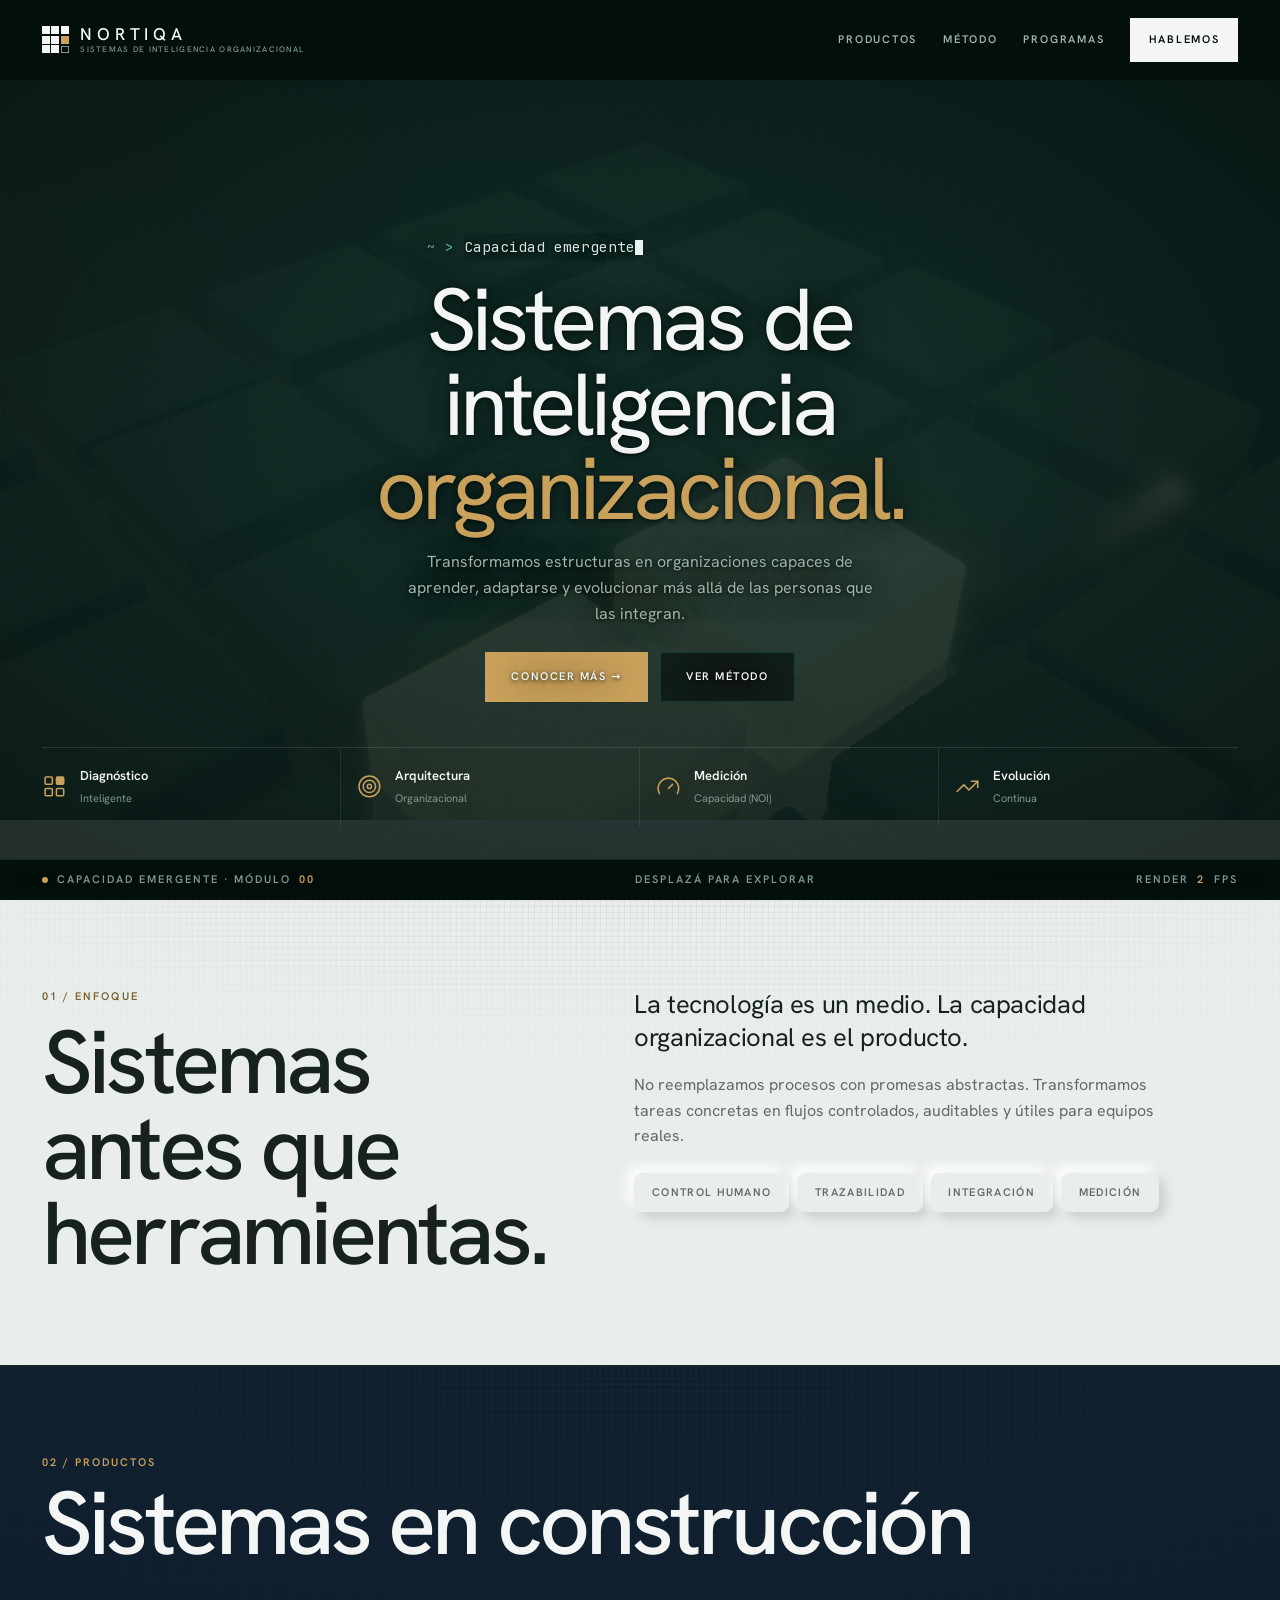
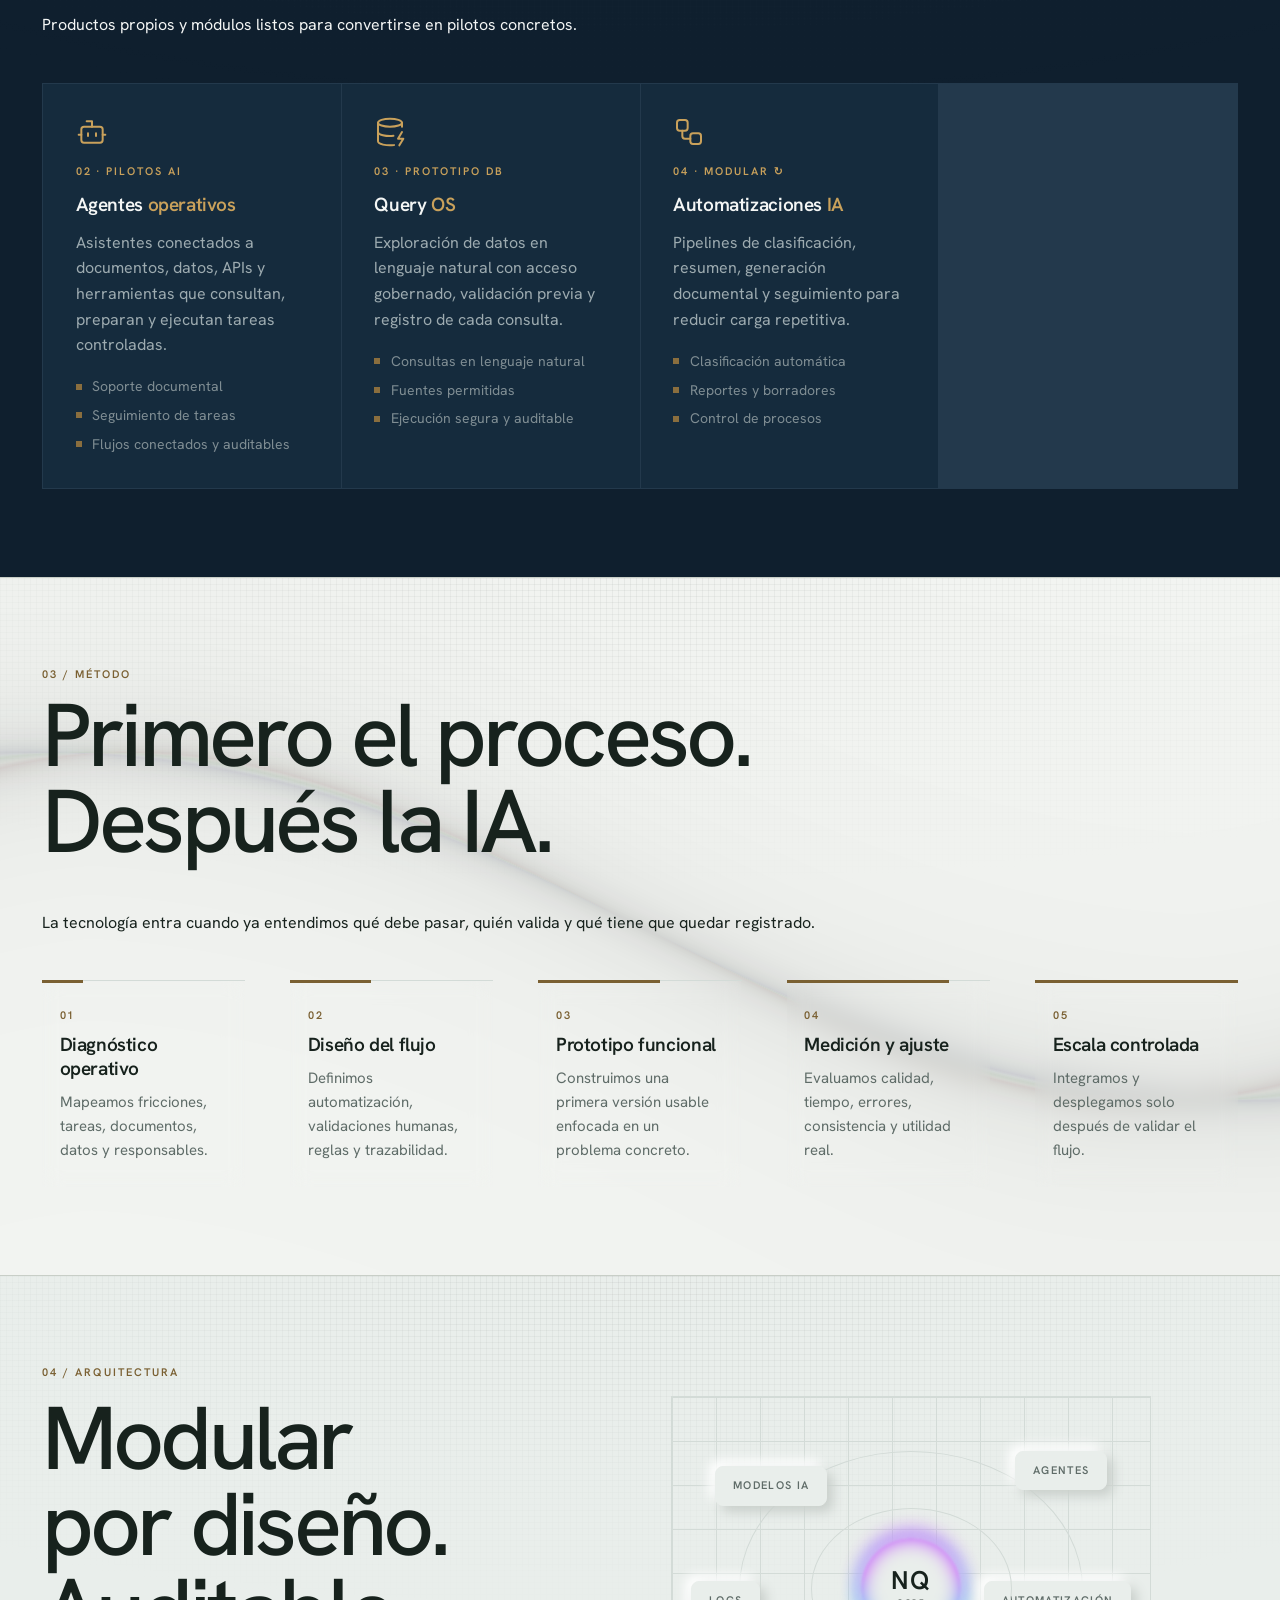
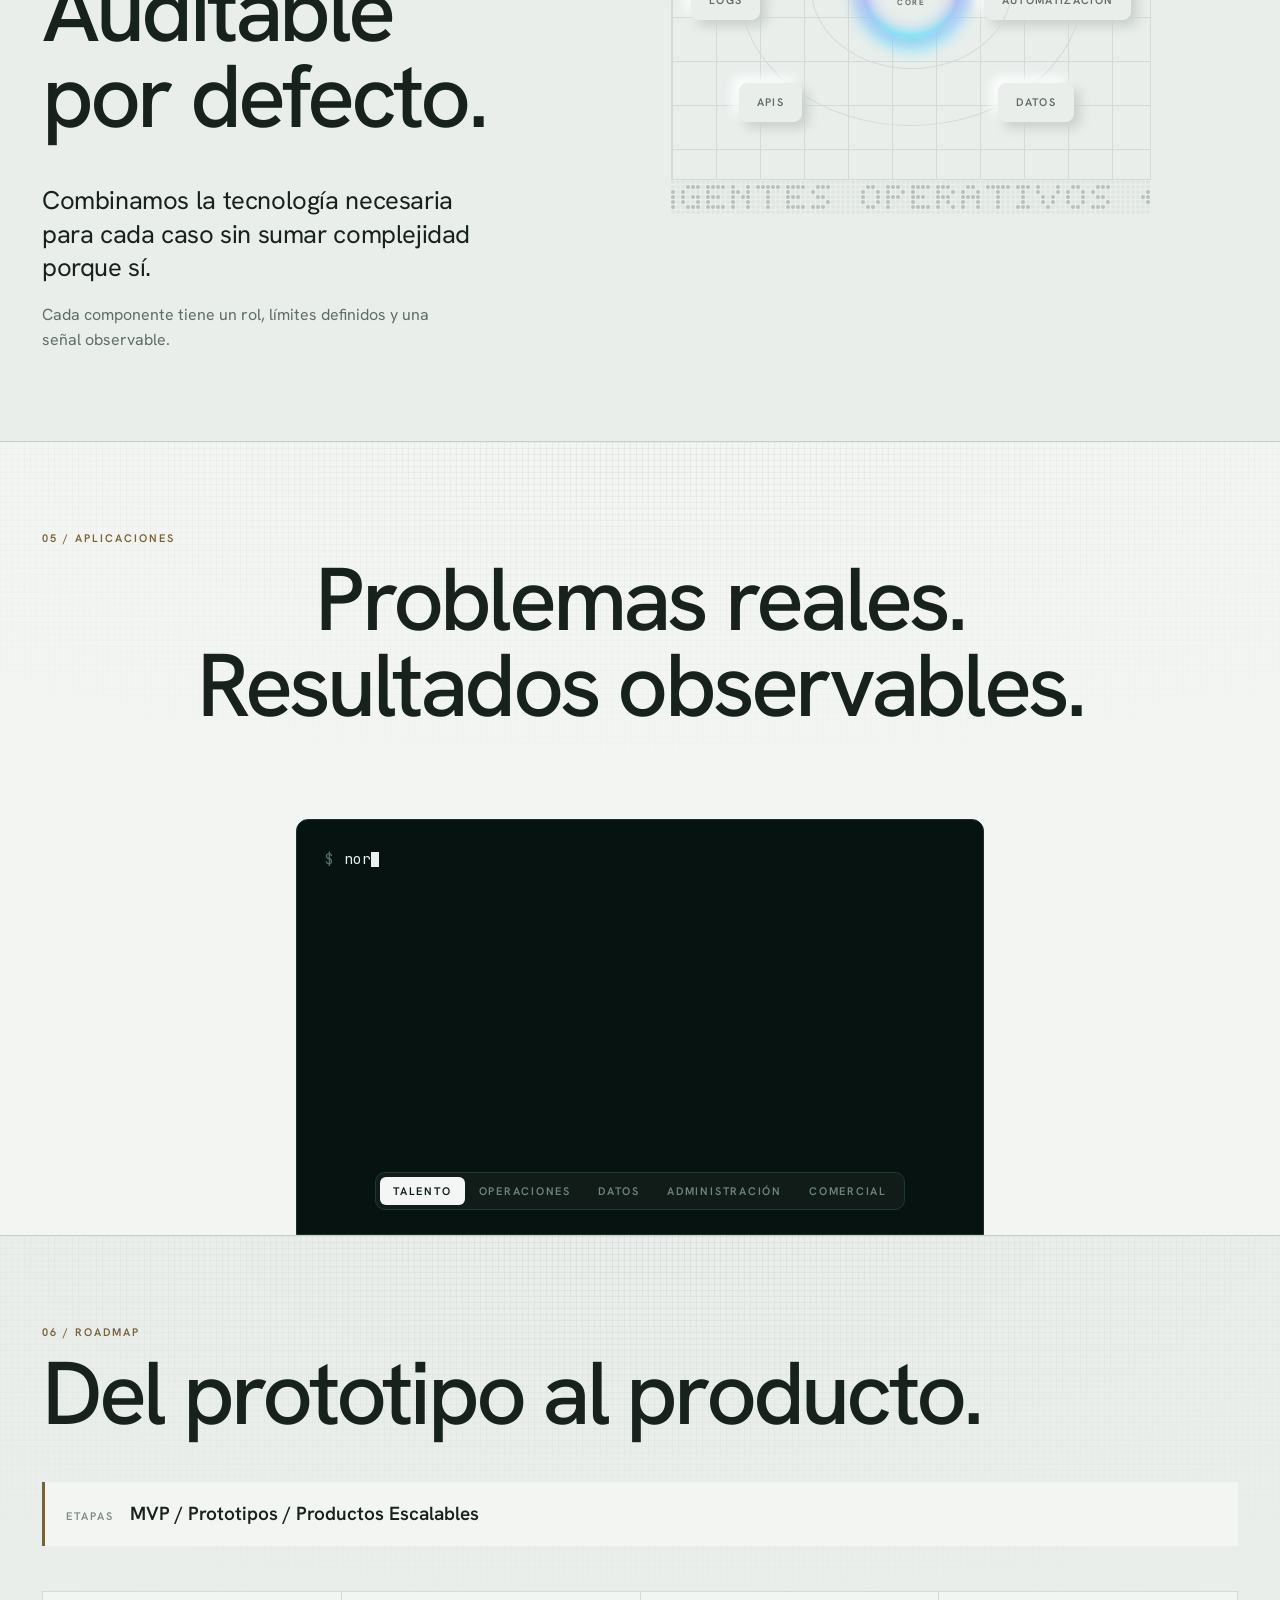
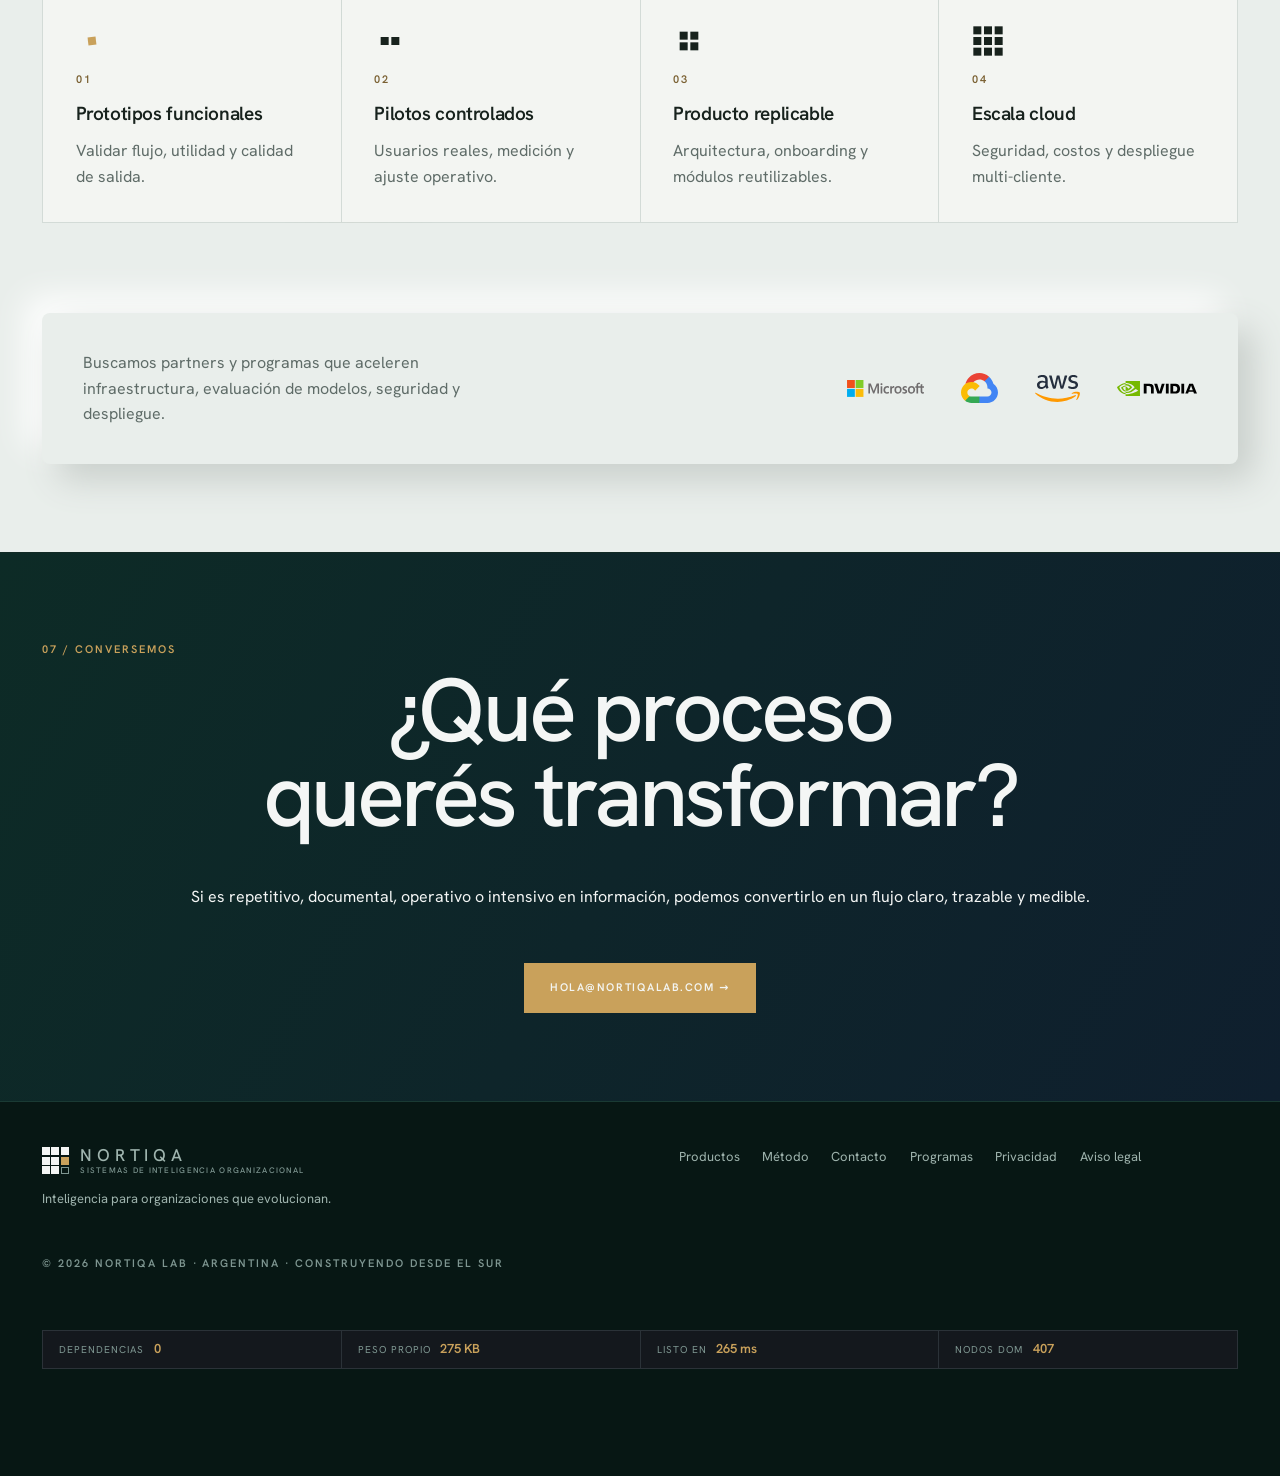
<file: index.html>
<!doctype html>
<html lang="es-AR">
  <head>
    <meta charset="utf-8">
    <meta name="viewport" content="width=device-width, initial-scale=1">
    <meta name="description" content="Nortiqa — sistemas de inteligencia organizacional. Transformamos estructuras en organizaciones capaces de aprender, adaptarse y evolucionar.">
    <meta name="theme-color" content="#040E0C">
    <title>Nortiqa Lab – Inteligencia artificial aplicada para operaciones reales.</title>
    <link rel="icon" href="favicon.ico" sizes="32x32">
    <link rel="icon" href="assets/img/favicon.svg" type="image/svg+xml">
    <link rel="apple-touch-icon" href="assets/img/apple-touch-icon.png">
    <link rel="stylesheet" href="assets/css/styles.css">
    <script src="assets/js/scene.js" defer></script>
    <script src="assets/js/haz.js" defer></script>
    <script src="assets/js/onda.js" defer></script>
    <script src="assets/js/terminal.js" defer></script>
    <script src="assets/js/tablero.js" defer></script>
    <script src="assets/js/volanta.js" defer></script>
    <script src="assets/js/app.js" defer></script>
  </head>
  <body class="home">
    <a href="#contenido"><span>Saltar al contenido</span></a>

    <!-- El porcentaje mide la compilación real del shader y el primer cuadro.
         No es una barra decorativa. -->
    <div id="precarga" role="status" aria-live="polite">
      <div class="precarga-grilla" aria-hidden="true">
        <i></i><i></i><i></i><i></i><i></i><i></i><i></i><i></i><i></i>
      </div>
      <div class="precarga-pie hud">
        <span>Construyendo escena</span>
        <span><b id="pct">0</b>%</span>
      </div>
    </div>

    <canvas id="escena" aria-hidden="true"></canvas>

    <header>
      <a href="index.html" aria-label="Nortiqa, inicio">
        NORTIQA<small>Sistemas de Inteligencia Organizacional</small>
      </a>
      <button type="button" class="hamburguesa" aria-expanded="false" aria-controls="nav-principal">
        <span class="hamburguesa-lineas" aria-hidden="true"></span>
        <span class="solo-lectores">Menú</span>
      </button>
      <nav aria-label="Principal" id="nav-principal">
        <div id="nav-links">
          <a href="#productos">Productos</a>
          <a href="#metodo">Método</a>
          <a href="#roadmap">Programas</a>
        </div>
        <a href="#contacto">Hablemos</a>
      </nav>
    </header>

    <!-- El rail no es decoración: el contenido ya venía numerado 01–07 y
         es la secuencia real del argumento. -->
    <nav id="capitulos" aria-label="Capítulos">
      <a href="#hero" aria-current="true"><span>Inicio</span></a>
      <a href="#enfoque"><span>Enfoque</span></a>
      <a href="#productos"><span>Productos</span></a>
      <a href="#metodo"><span>Método</span></a>
      <a href="#arquitectura"><span>Arquitectura</span></a>
      <a href="#aplicaciones"><span>Aplicaciones</span></a>
      <a href="#roadmap"><span>Roadmap</span></a>
      <a href="#contacto"><span>Conversemos</span></a>
    </nav>

    <main id="contenido">
      <section id="hero" aria-labelledby="inicio-titulo">
        <div class="hero-copy">
          <!-- La volanta se escribe sola, como una línea de terminal. Va
               `aria-hidden` porque su texto cambia cada tres segundos y un lector
               de pantalla lo anunciaría entero cada vez. La frase completa y quieta
               queda en el párrafo de abajo, que además es de donde `volanta.js`
               saca las palabras: en el HTML, no en el JS. -->
          <p class="volanta" aria-hidden="true"><span class="volanta-signo"><span class="volanta-tilde">~</span> <span class="volanta-punta">&gt;</span></span><span class="volanta-txt"></span><span class="volanta-cursor"></span></p>
          <p class="volanta-lectura solo-lectores">Arquitectura · Sistemas vivos · Capacidad emergente</p>
          <h1 id="inicio-titulo">Sistemas de inteligencia <em>organizacional.</em></h1>
          <p>Transformamos estructuras en organizaciones capaces de aprender, adaptarse y evolucionar más allá de las personas que las integran.</p>
          <div class="acciones">
            <a href="#productos"><span>Conocer más →</span></a>
            <a href="#metodo"><span>Ver método</span></a>
          </div>
        </div>
        <div class="capacidades tira" aria-label="Capacidades Nortiqa">
          <!-- Iconos de Lucide (lucide.dev), licencia ISC. Copia de la licencia
               en assets/licenses/lucide.txt. Van incrustados y no como
               <img> para que tomen `currentColor` del capítulo. -->
          <p class="capacidad"><svg class="icono icono--grilla" viewBox="0 0 24 24" fill="none" stroke="currentColor" stroke-width="1.5" stroke-linecap="round" stroke-linejoin="round" aria-hidden="true"><rect width="7" height="7" x="3" y="3" rx="1" /> <rect width="7" height="7" x="14" y="3" rx="1" /> <rect width="7" height="7" x="14" y="14" rx="1" /> <rect width="7" height="7" x="3" y="14" rx="1" /></svg><span><strong>Diagnóstico</strong><small>Inteligente</small></span></p>
          <p class="capacidad"><svg class="icono icono--diana" viewBox="0 0 24 24" fill="none" stroke="currentColor" stroke-width="1.5" stroke-linecap="round" stroke-linejoin="round" aria-hidden="true"><circle cx="12" cy="12" r="10" /> <circle cx="12" cy="12" r="6" /> <circle cx="12" cy="12" r="2" /></svg><span><strong>Arquitectura</strong><small>Organizacional</small></span></p>
          <p class="capacidad"><svg class="icono icono--aguja" viewBox="0 0 24 24" fill="none" stroke="currentColor" stroke-width="1.5" stroke-linecap="round" stroke-linejoin="round" aria-hidden="true"><path d="m12 14 4-4" /> <path d="M3.34 19a10 10 0 1 1 17.32 0" /></svg><span><strong>Medición</strong><small>Capacidad (NOI)</small></span></p>
          <p class="capacidad"><svg class="icono icono--alza" viewBox="0 0 24 24" fill="none" stroke="currentColor" stroke-width="1.5" stroke-linecap="round" stroke-linejoin="round" aria-hidden="true"><path d="M16 7h6v6" /> <path d="m22 7-8.5 8.5-5-5L2 17" /></svg><span><strong>Evolución</strong><small>Continua</small></span></p>
        </div>
      </section>

      <section id="enfoque" class="cap cap--claro-2" aria-labelledby="enfoque-titulo">
        <div class="cap-cols">
          <header class="cap-cabeza">
            <p class="hud">01 / Enfoque</p>
            <h2 id="enfoque-titulo">Sistemas antes que herramientas.</h2>
          </header>
          <div class="cap-texto">
            <p>La tecnología es un medio. La capacidad organizacional es el producto.</p>
            <p>No reemplazamos procesos con promesas abstractas. Transformamos tareas concretas en flujos controlados, auditables y útiles para equipos reales.</p>
            <div class="chips">
              <span class="chip">Control humano</span>
              <span class="chip">Trazabilidad</span>
              <span class="chip">Integración</span>
              <span class="chip">Medición</span>
            </div>
          </div>
        </div>
      </section>

      <section id="productos" class="cap cap--azul" aria-labelledby="productos-titulo">
        <header class="cap-cabeza">
          <p class="hud">02 / Productos</p>
          <h2 id="productos-titulo">Sistemas en construcción</h2>
        </header>
        <p>Productos propios y módulos listos para convertirse en pilotos concretos.</p>
        <div class="riel">
          <div class="tarjetas tarjetas--fila">
            
            <article class="tarjeta">
              <svg class="icono icono--prod" viewBox="0 0 24 24" fill="none" stroke="currentColor" stroke-width="1.5" stroke-linecap="round" stroke-linejoin="round" aria-hidden="true"><path d="M12 8V4H8" /> <rect width="16" height="12" x="4" y="8" rx="2" /> <path d="M2 14h2" /> <path d="M20 14h2" /> <path d="M15 13v2" /> <path d="M9 13v2" /></svg>
              <span class="hud">02 · Pilotos AI</span>
              <h3>Agentes <em>operativos</em></h3>
              <p>Asistentes conectados a documentos, datos, APIs y herramientas que consultan, preparan y ejecutan tareas controladas.</p>
              <ul>
                <li>Soporte documental</li>
                <li>Seguimiento de tareas</li>
                <li>Flujos conectados y auditables</li>
              </ul>
            </article>
            <article class="tarjeta">
              <svg class="icono icono--prod" viewBox="0 0 24 24" fill="none" stroke="currentColor" stroke-width="1.5" stroke-linecap="round" stroke-linejoin="round" aria-hidden="true"><ellipse cx="12" cy="5" rx="9" ry="3" /> <path d="M3 5V19A9 3 0 0 0 15 21.84" /> <path d="M21 5V8" /> <path d="M21 12L18 17H22L19 22" /> <path d="M3 12A9 3 0 0 0 14.59 14.87" /></svg>
              <span class="hud">03 · Prototipo DB</span>
              <h3>Query <em>OS</em></h3>
              <p>Exploración de datos en lenguaje natural con acceso gobernado, validación previa y registro de cada consulta.</p>
              <ul>
                <li>Consultas en lenguaje natural</li>
                <li>Fuentes permitidas</li>
                <li>Ejecución segura y auditable</li>
              </ul>
            </article>
            <article class="tarjeta">
              <svg class="icono icono--prod" viewBox="0 0 24 24" fill="none" stroke="currentColor" stroke-width="1.5" stroke-linecap="round" stroke-linejoin="round" aria-hidden="true"><rect width="8" height="8" x="3" y="3" rx="2" /> <path d="M7 11v4a2 2 0 0 0 2 2h4" /> <rect width="8" height="8" x="13" y="13" rx="2" /></svg>
              <span class="hud">04 · Modular ↻</span>
              <h3>Automatizaciones <em>IA</em></h3>
              <p>Pipelines de clasificación, resumen, generación documental y seguimiento para reducir carga repetitiva.</p>
              <ul>
                <li>Clasificación automática</li>
                <li>Reportes y borradores</li>
                <li>Control de procesos</li>
              </ul>
            </article>
          </div>
        </div>
      </section>

      <section id="metodo" class="cap cap--claro" aria-labelledby="metodo-titulo">
        <!-- La onda de fondo. Port a mano del pen de yukiloz7 -un solo
             fragment shader, `onda.js`-. Es un ADORNO: no dice nada, y por eso
             va `aria-hidden` y fuera del alcance del puntero. -->
        <canvas id="onda" aria-hidden="true"></canvas>
        <header class="cap-cabeza">
          <p class="hud">03 / Método</p>
          <h2 id="metodo-titulo">Primero el proceso. Después la IA.</h2>
        </header>
        <p>La tecnología entra cuando ya entendimos qué debe pasar, quién valida y qué tiene que quedar registrado.</p>
        <ol class="pasos">
          <li class="paso">
            <span class="hud">01</span>
            <h3>Diagnóstico operativo</h3>
            <p>Mapeamos fricciones, tareas, documentos, datos y responsables.</p>
          </li>
          <li class="paso">
            <span class="hud">02</span>
            <h3>Diseño del flujo</h3>
            <p>Definimos automatización, validaciones humanas, reglas y trazabilidad.</p>
          </li>
          <li class="paso">
            <span class="hud">03</span>
            <h3>Prototipo funcional</h3>
            <p>Construimos una primera versión usable enfocada en un problema concreto.</p>
          </li>
          <li class="paso">
            <span class="hud">04</span>
            <h3>Medición y ajuste</h3>
            <p>Evaluamos calidad, tiempo, errores, consistencia y utilidad real.</p>
          </li>
          <li class="paso">
            <span class="hud">05</span>
            <h3>Escala controlada</h3>
            <p>Integramos y desplegamos solo después de validar el flujo.</p>
          </li>
        </ol>
      </section>

      <section id="arquitectura" class="cap cap--claro-2" aria-labelledby="arquitectura-titulo">
        <div class="cap-cols cap-cols--par">
          <div class="cap-lado">
            <header class="cap-cabeza">
            <p class="hud">04 / Arquitectura</p>
            <h2 id="arquitectura-titulo">Modular por diseño. Auditable por defecto.</h2>
            </header>
            <div class="cap-texto">
              <p>Combinamos la tecnología necesaria para cada caso sin sumar complejidad porque sí.</p>
              <p>Cada componente tiene un rol, límites definidos y una señal observable.</p>
            </div>
          </div>
          <div class="arq">
          <div class="mapa" role="img" aria-label="Núcleo Nortiqa rodeado de modelos de IA, agentes, automatización, datos, APIs y registros">
          <!-- El núcleo. Adentro, `lucky-falcon-75` de xXJollyHAKERXx
               (uiverse.io, MIT) copiado tal cual —sus dos divs— y el rótulo.
               El envoltorio existe porque el `.spinner` GIRA: el rótulo tiene
               que quedarse quieto, así que no puede ir adentro de él. Y porque
               en teléfono los dos se mueven juntos a su propia fila. -->
          <span class="nucleo">
            <div class="spinner"><div class="spinner1"></div></div>
            <span class="nucleo-texto"><strong>NQ</strong><small class="hud">Core</small></span>
          </span>
          <span class="chip mapa-item m1">Modelos IA</span>
          <span class="chip mapa-item m2">Agentes</span>
          <span class="chip mapa-item m3">Automatización</span>
          <span class="chip mapa-item m4">Datos</span>
          <span class="chip mapa-item m5">APIs</span>
          <span class="chip mapa-item m6">Logs</span>
          </div>
          <!-- El tablero de LEDs dibuja estas mismas palabras en un canvas.
               `.arq-cadena` NO se borra: queda en el documento, oculta a la
               vista pero no a los lectores de pantalla, y es de donde
               `tablero.js` lee el texto. Un canvas no tiene contenido: si la
               lista viviera sólo en el JS, la sección lo perdería para quien
               no ve. -->
          <div class="arq-cadena solo-lectores">
          <span>Agentes operativos</span><i>◆</i>
          <span>Automatización</span><i>◆</i>
          <span>Datos</span><i>◆</i>
          <span>Trazabilidad</span><i>◆</i>
          <span>Productos IA</span>
          </div>
          <div class="tablero" id="tablero"></div>
          </div>
        </div>
      </section>

      <section id="aplicaciones" class="cap cap--claro" aria-labelledby="aplicaciones-titulo">
        <header class="cap-cabeza">
          <p class="hud">05 / Aplicaciones</p>
          <h2 id="aplicaciones-titulo">Problemas reales. Resultados observables.</h2>
        </header>
        <!-- La terminal REEMPLAZA a las cinco tarjetas: los títulos pasan a
             ser las pestañas y lo que decía cada tarjeta lo escribe la
             terminal. Por eso no hay cifras inventadas — el texto es el que
             ya estaba, partido en las líneas que la coma separaba. -->
        <div class="terminal" id="terminal">
          <div class="term-marco">
            <div class="term-caras">
              <div class="term-panel" role="tabpanel" id="panel-talento" aria-labelledby="tab-talento" tabindex="0">
                <p class="term-orden"><span class="term-signo" aria-hidden="true">$</span><span class="term-cmd">nortiqa talento</span></p>
                <div class="term-salida" role="log" aria-live="polite">
                  <p class="term-linea term-hueco" data-espera="200">&nbsp;</p>
                  <p class="term-linea" data-espera="420">normalización de CVs</p>
                  <p class="term-linea" data-espera="260">análisis de perfiles</p>
                  <p class="term-linea" data-espera="260">comparación documentada de candidatos</p>
                </div>
                <p class="term-cola"><span class="term-signo" aria-hidden="true">$</span></p>
              </div>
              <div class="term-panel" role="tabpanel" id="panel-operaciones" aria-labelledby="tab-operaciones" tabindex="0" hidden>
                <p class="term-orden"><span class="term-signo" aria-hidden="true">$</span><span class="term-cmd">nortiqa operaciones</span></p>
                <div class="term-salida" role="log" aria-live="polite">
                  <p class="term-linea term-hueco" data-espera="200">&nbsp;</p>
                  <p class="term-linea" data-espera="420">seguimiento de tareas</p>
                  <p class="term-linea" data-espera="260">lectura documental</p>
                  <p class="term-linea" data-espera="260">minutas</p>
                  <p class="term-linea" data-espera="260">control de estados</p>
                </div>
                <p class="term-cola"><span class="term-signo" aria-hidden="true">$</span></p>
              </div>
              <div class="term-panel" role="tabpanel" id="panel-datos" aria-labelledby="tab-datos" tabindex="0" hidden>
                <p class="term-orden"><span class="term-signo" aria-hidden="true">$</span><span class="term-cmd">nortiqa datos</span></p>
                <div class="term-salida" role="log" aria-live="polite">
                  <p class="term-linea term-hueco" data-espera="200">&nbsp;</p>
                  <p class="term-linea" data-espera="420">consulta en lenguaje natural</p>
                  <p class="term-linea" data-espera="260">reporting</p>
                  <p class="term-linea" data-espera="260">soporte a decisiones operativas</p>
                </div>
                <p class="term-cola"><span class="term-signo" aria-hidden="true">$</span></p>
              </div>
              <div class="term-panel" role="tabpanel" id="panel-administracion" aria-labelledby="tab-administracion" tabindex="0" hidden>
                <p class="term-orden"><span class="term-signo" aria-hidden="true">$</span><span class="term-cmd">nortiqa administracion</span></p>
                <div class="term-salida" role="log" aria-live="polite">
                  <p class="term-linea term-hueco" data-espera="200">&nbsp;</p>
                  <p class="term-linea" data-espera="420">documentos</p>
                  <p class="term-linea" data-espera="260">resúmenes</p>
                  <p class="term-linea" data-espera="260">plantillas</p>
                  <p class="term-linea" data-espera="260">expedientes internos consistentes</p>
                </div>
                <p class="term-cola"><span class="term-signo" aria-hidden="true">$</span></p>
              </div>
              <div class="term-panel" role="tabpanel" id="panel-comercial" aria-labelledby="tab-comercial" tabindex="0" hidden>
                <p class="term-orden"><span class="term-signo" aria-hidden="true">$</span><span class="term-cmd">nortiqa comercial</span></p>
                <div class="term-salida" role="log" aria-live="polite">
                  <p class="term-linea term-hueco" data-espera="200">&nbsp;</p>
                  <p class="term-linea" data-espera="420">clasificación de oportunidades</p>
                  <p class="term-linea" data-espera="260">propuestas</p>
                  <p class="term-linea" data-espera="260">seguimiento de contactos</p>
                </div>
                <p class="term-cola"><span class="term-signo" aria-hidden="true">$</span></p>
              </div>
            </div>
            <div class="term-barra">
              <div class="term-tabs" role="tablist" aria-label="Aplicaciones">
                <button class="term-tab on" role="tab" id="tab-talento" aria-controls="panel-talento" aria-selected="true" tabindex="0">Talento</button>
                <button class="term-tab" role="tab" id="tab-operaciones" aria-controls="panel-operaciones" aria-selected="false" tabindex="-1">Operaciones</button>
                <button class="term-tab" role="tab" id="tab-datos" aria-controls="panel-datos" aria-selected="false" tabindex="-1">Datos</button>
                <button class="term-tab" role="tab" id="tab-administracion" aria-controls="panel-administracion" aria-selected="false" tabindex="-1">Administración</button>
                <button class="term-tab" role="tab" id="tab-comercial" aria-controls="panel-comercial" aria-selected="false" tabindex="-1">Comercial</button>
              </div>
            </div>
          </div>
        </div>
      </section>

      <section id="roadmap" class="cap cap--claro-2" aria-labelledby="roadmap-titulo">
        <header class="cap-cabeza">
          <p class="hud">06 / Roadmap</p>
          <h2 id="roadmap-titulo">Del prototipo al producto.</h2>
        </header>
        <p class="etapa">
          <small class="hud">Etapas</small>
          <strong>MVP / Prototipos / Productos Escalables</strong>
        </p>
        <div class="tarjetas">
          <article class="tarjeta">
            <svg class="modulos" viewBox="0 0 24 24" aria-hidden="true" style="--paso: 0"><rect x="9" y="9" width="6" height="6" transform="rotate(-7 12 12)"/></svg>
            <span class="hud">01</span>
            <h3>Prototipos funcionales</h3>
            <p>Validar flujo, utilidad y calidad de salida.</p>
          </article>
          <article class="tarjeta">
            <svg class="modulos" viewBox="0 0 24 24" aria-hidden="true" style="--paso: 1"><rect x="5" y="9" width="6" height="6"/><rect x="13" y="9" width="6" height="6"/></svg>
            <span class="hud">02</span>
            <h3>Pilotos controlados</h3>
            <p>Usuarios reales, medición y ajuste operativo.</p>
          </article>
          <article class="tarjeta">
            <svg class="modulos" viewBox="0 0 24 24" aria-hidden="true" style="--paso: 2"><rect x="5" y="5" width="6" height="6"/><rect x="13" y="5" width="6" height="6"/><rect x="5" y="13" width="6" height="6"/><rect x="13" y="13" width="6" height="6"/></svg>
            <span class="hud">03</span>
            <h3>Producto replicable</h3>
            <p>Arquitectura, onboarding y módulos reutilizables.</p>
          </article>
          <article class="tarjeta">
            <svg class="modulos" viewBox="0 0 24 24" aria-hidden="true" style="--paso: 3"><rect x="1" y="1" width="6" height="6"/><rect x="9" y="1" width="6" height="6"/><rect x="17" y="1" width="6" height="6"/><rect x="1" y="9" width="6" height="6"/><rect x="9" y="9" width="6" height="6"/><rect x="17" y="9" width="6" height="6"/><rect x="1" y="17" width="6" height="6"/><rect x="9" y="17" width="6" height="6"/><rect x="17" y="17" width="6" height="6"/></svg>
            <span class="hud">04</span>
            <h3>Escala cloud</h3>
            <p>Seguridad, costos y despliegue multi-cliente.</p>
          </article>
        </div>
        <div class="franja-partners">
          <p>Buscamos partners y programas que aceleren infraestructura, evaluación de modelos, seguridad y despliegue.</p>
          <div class="partners" aria-label="Partners y programas">
            <!-- Logos a color de gilbarbara/logos, CC0-1.0. Las marcas son de
                 sus dueños: acá figuran como programas a los que se aspira, no
                 como acuerdos vigentes — lo dice el párrafo de al lado. -->
            <img class="partner partner--ms"  src="assets/img/marcas/microsoft.svg"    alt="Microsoft"    width="512" height="110">
            <img class="partner partner--gcp" src="assets/img/marcas/google-cloud.svg" alt="Google Cloud" width="256" height="206">
            <img class="partner partner--aws" src="assets/img/marcas/aws.svg"          alt="AWS"          width="256" height="153">
            <img class="partner partner--nv"  src="assets/img/marcas/nvidia.svg"       alt="NVIDIA"       width="512" height="98">
          </div>
        </div>
      </section>

      <section id="contacto" class="cap cap--cierre" aria-labelledby="contacto-titulo">
        <header class="cap-cabeza">
          <p class="hud">07 / Conversemos</p>
          <h2 id="contacto-titulo">¿Qué proceso querés transformar?</h2>
        </header>
        <p>Si es repetitivo, documental, operativo o intensivo en información, podemos convertirlo en un flujo claro, trazable y medible.</p>


        <!-- RAMA PROVISORIA. En `main` acá va el formulario de contacto;
             esta rama lo saca y deja solo el correo, que es el camino que
             funciona mientras no haya casilla ni webhook.
             No editar esto a mano: se rehace desde main. -->
        <div class="acciones">
          <a href="mailto:hola@nortiqalab.com">hola@nortiqalab.com →</a>
        </div>
      </section>
    </main>

    <footer>
      <div class="pie-marca">
        <a href="index.html" class="brand">NORTIQA<small>Sistemas de Inteligencia Organizacional</small></a>
        <p>Inteligencia para organizaciones que evolucionan.</p>
      </div>
      <nav class="pie-links" aria-label="Pie de página">
        <a href="productos-ia.html">Productos</a>
        <a href="index.html#metodo">Método</a>
        <a href="contacto.html">Contacto</a>
        <a href="programas-startup-ia.html">Programas</a>
        <a href="privacidad.html">Privacidad</a>
        <a href="aviso-legal.html">Aviso legal</a>
      </nav>
      <span class="hud">© 2026 Nortiqa Lab · Argentina · Construyendo desde el sur</span>

      <!-- Una empresa que vende observabilidad muestra la suya. -->
      <dl class="medicion">
        <div><dt>Dependencias</dt><dd id="m-deps">0</dd></div>
        <div><dt>Peso propio</dt><dd id="m-peso" data-peso="375">375 KB</dd></div>
        <div><dt>Listo en</dt><dd id="m-carga">—</dd></div>
        <div><dt>Nodos DOM</dt><dd id="m-nodos">—</dd></div>
      </dl>
    </footer>

    <div id="estado" class="hud">
      <span><i class="senal" aria-hidden="true"></i> Capacidad emergente · módulo <b id="e-foco">01</b></span>
      <span class="solo-ancho">Desplazá para explorar</span>
      <span><span class="solo-ancho">Render</span> <b id="e-fps">—</b> fps</span>
    </div>
  </body>
</html>
</file>
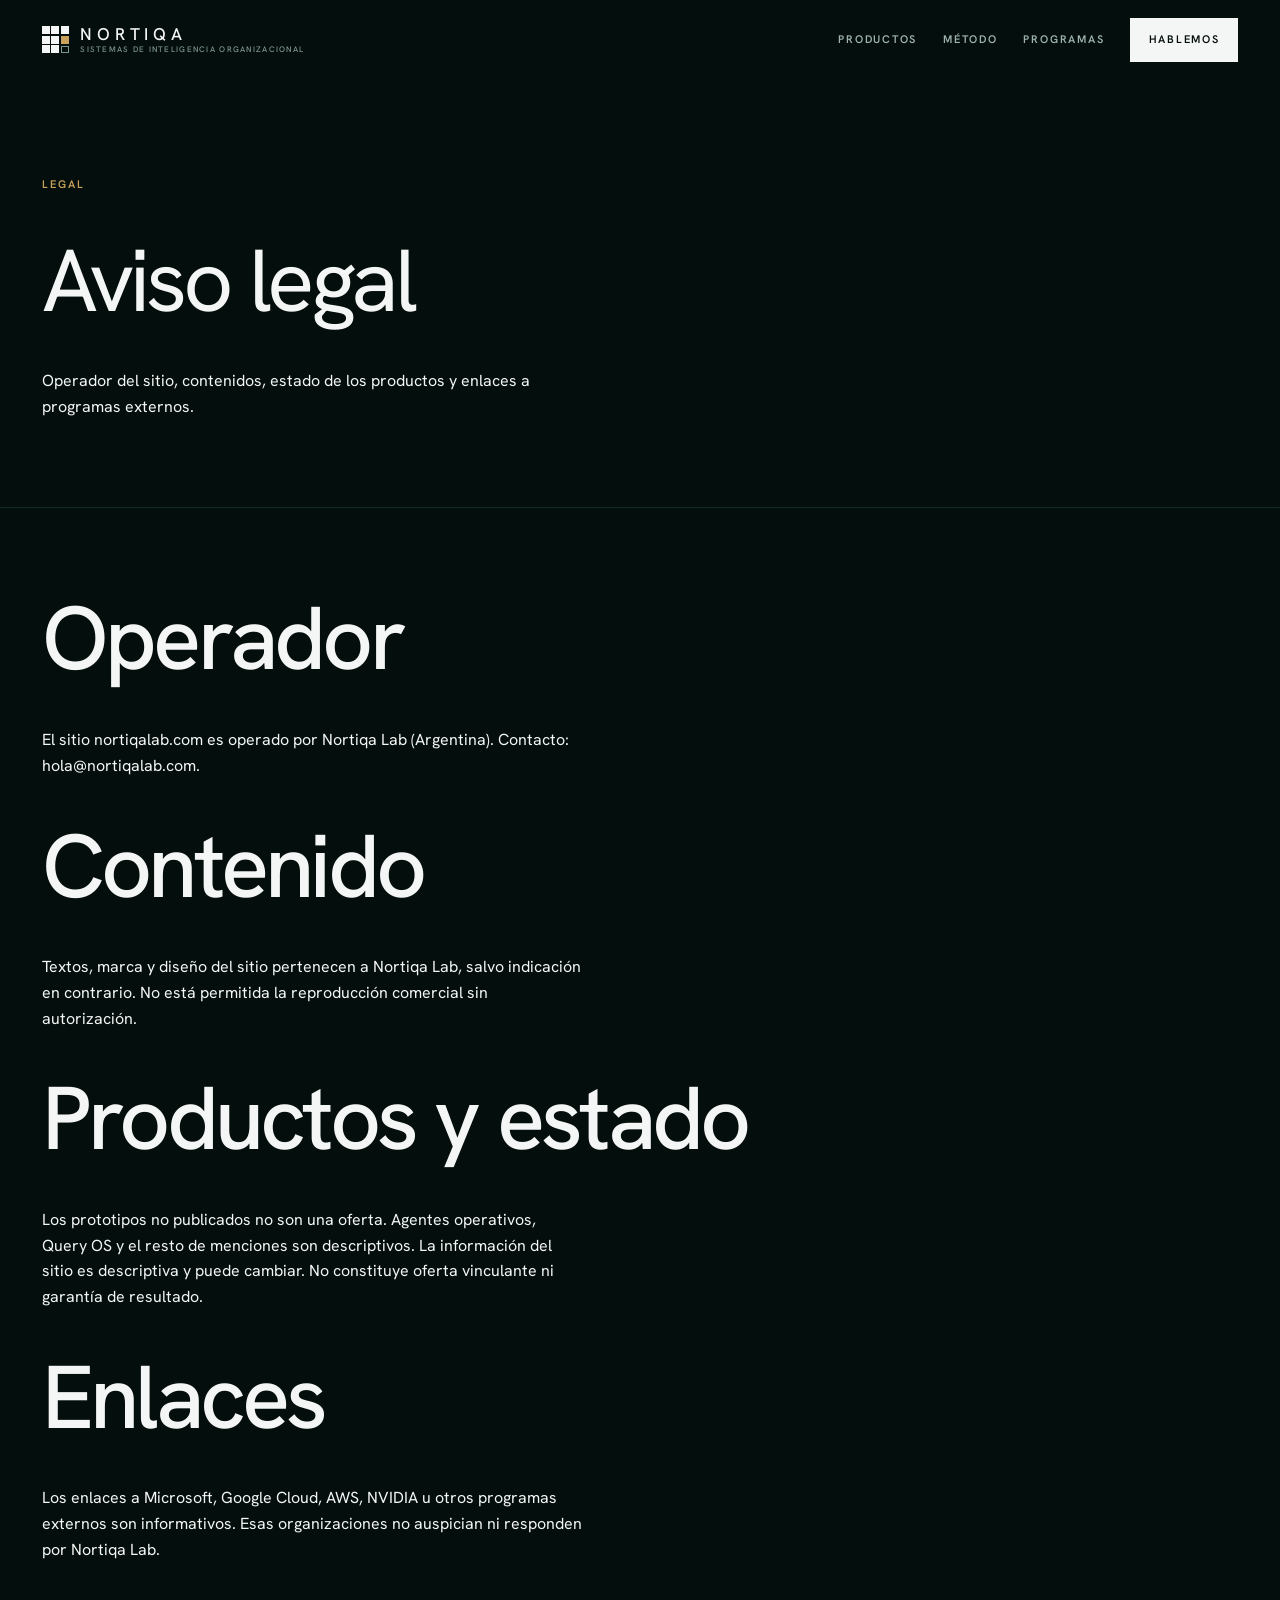
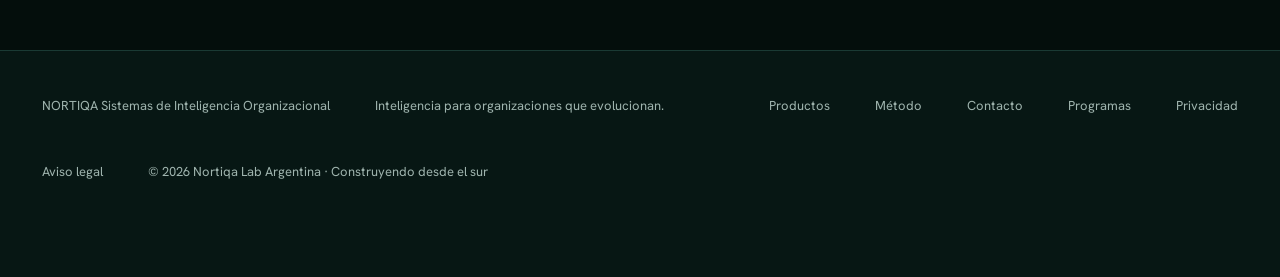
<file: aviso-legal.html>
<!doctype html>
<html lang="es-AR">
  <head>
    <meta charset="utf-8">
    <meta name="viewport" content="width=device-width, initial-scale=1">
    <title>Aviso legal – Nortiqa Lab</title>
    <link rel="icon" href="favicon.ico" sizes="32x32">
    <link rel="icon" href="assets/img/favicon.svg" type="image/svg+xml">
    <link rel="apple-touch-icon" href="assets/img/apple-touch-icon.png">
    <link rel="stylesheet" href="assets/css/styles.css">
    <script src="assets/js/app.js" defer></script>
  </head>
  <body>
    <a href="#contenido">Saltar al contenido</a>
    <header>
      <a href="index.html" aria-label="Nortiqa, inicio">
              NORTIQA<small> Sistemas de Inteligencia Organizacional</small>
      </a>
      <button type="button" class="hamburguesa" aria-expanded="false" aria-controls="nav-principal">
        <span class="hamburguesa-lineas" aria-hidden="true"></span>
        <span class="solo-lectores">Menú</span>
      </button>
      <nav aria-label="Principal" id="nav-principal">
        <div id="nav-links">
          <a href="index.html#productos">Productos</a>
          <a href="index.html#metodo">Método</a>
          <a href="index.html#roadmap">Programas</a>
        </div>
        <a href="index.html#contacto">Hablemos</a>
      </nav>
    </header>
    <main id="contenido">
      <section>
        <p> Legal</p>
        <h1>Aviso legal</h1>
        <p>Operador del sitio, contenidos, estado de los productos y enlaces a programas externos.</p>
      </section>
      <section>
        <h2>Operador</h2>
        <p>El sitio nortiqalab.com es operado por Nortiqa Lab (Argentina). Contacto: <a href="mailto:hola@nortiqalab.com">hola@nortiqalab.com</a>.</p>
        <h2>Contenido</h2>
        <p>Textos, marca y diseño del sitio pertenecen a Nortiqa Lab, salvo indicación en contrario. No está permitida la reproducción comercial sin autorización.</p>
        <h2>Productos y estado</h2>
        <p>Los prototipos no publicados no son una oferta. Agentes operativos, Query OS y el resto de menciones son descriptivos. La información del sitio es descriptiva y puede cambiar. No constituye oferta vinculante ni garantía de resultado.</p>
        <h2>Enlaces</h2>
        <p>Los enlaces a Microsoft, Google Cloud, AWS, NVIDIA u otros programas externos son informativos. Esas organizaciones no auspician ni responden por Nortiqa Lab.</p>
      </section>
    </main>
    <footer>
      <a href="index.html">  NORTIQA<small> Sistemas de Inteligencia Organizacional</small>
      </a>
      <p>Inteligencia para organizaciones que evolucionan.</p>
      <a href="productos-ia.html">Productos</a>
      <a href="index.html#metodo">Método</a>
      <a href="contacto.html">Contacto</a>
      <a href="programas-startup-ia.html">Programas</a>
      <a href="privacidad.html">Privacidad</a>
      <a href="aviso-legal.html">Aviso legal</a>
    
     © 2026 Nortiqa Lab  Argentina · Construyendo desde el sur 
</footer>
  </body>
</html>
</file>
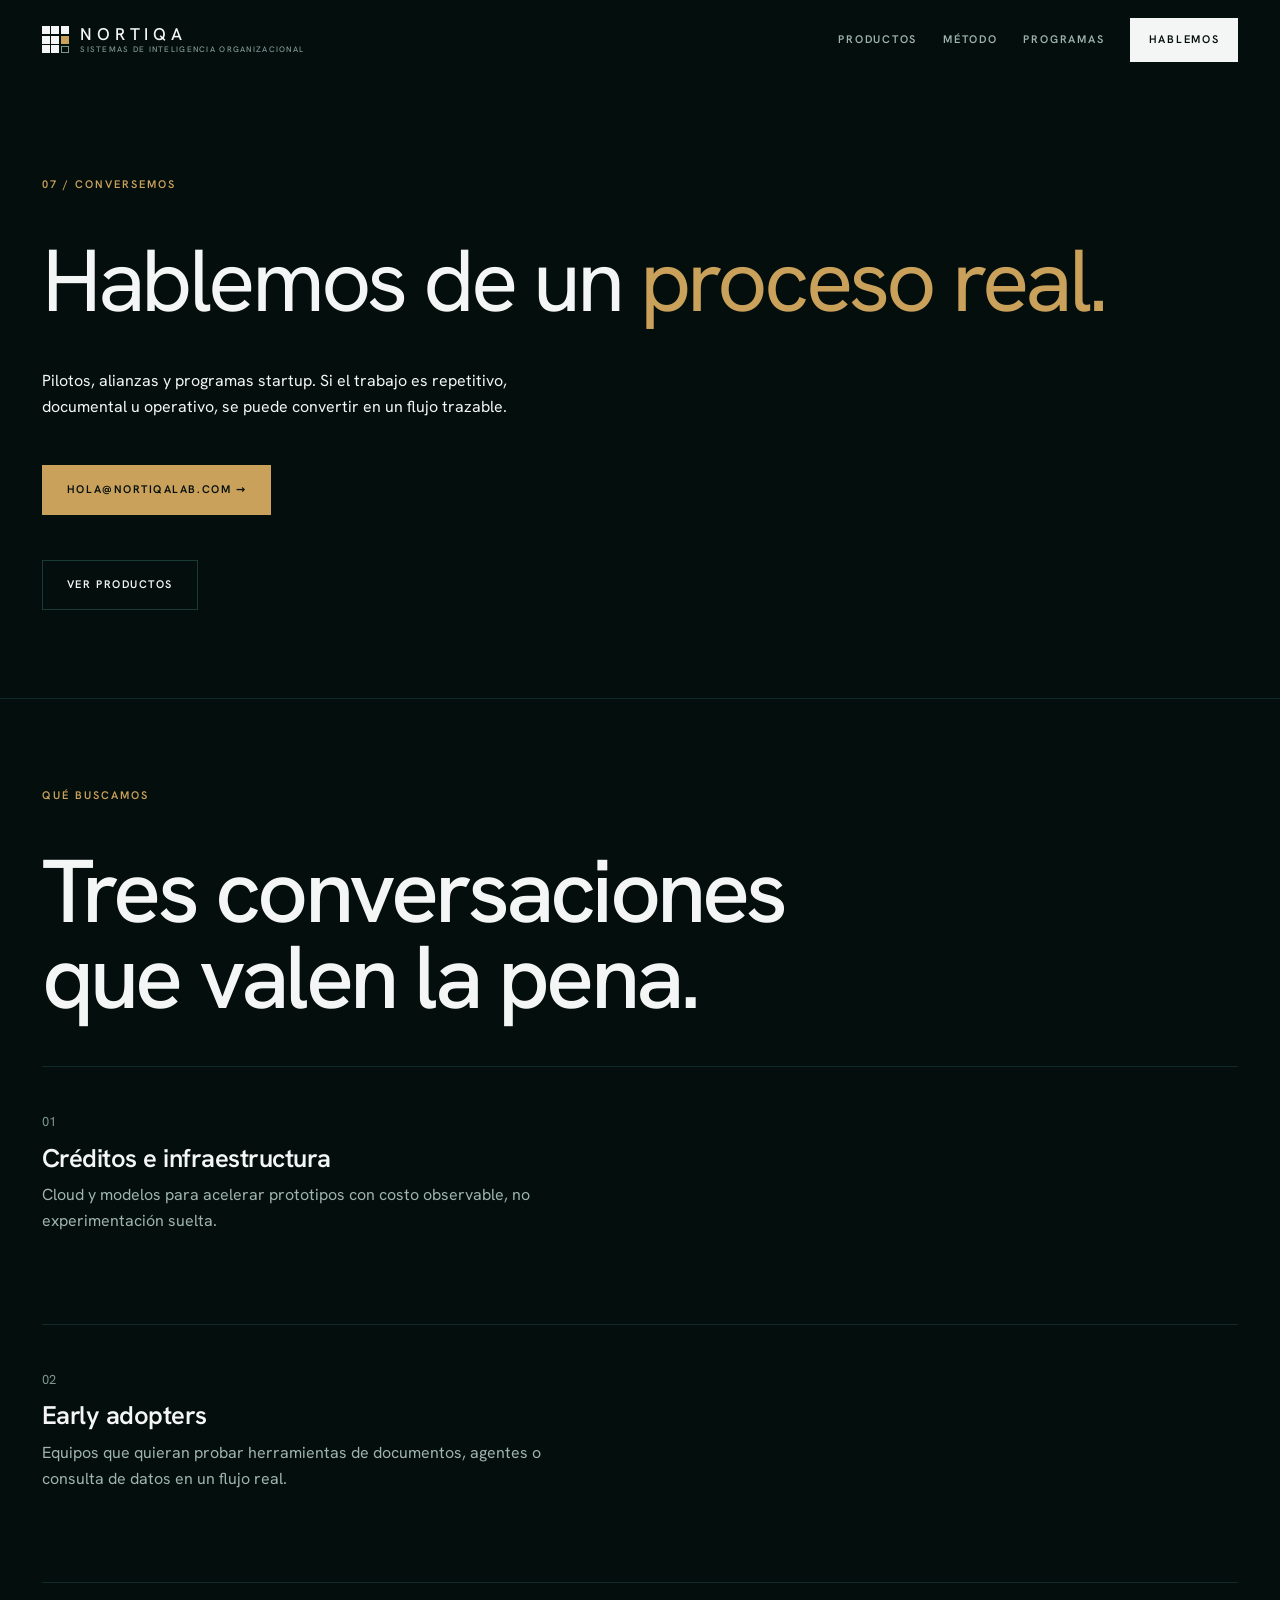
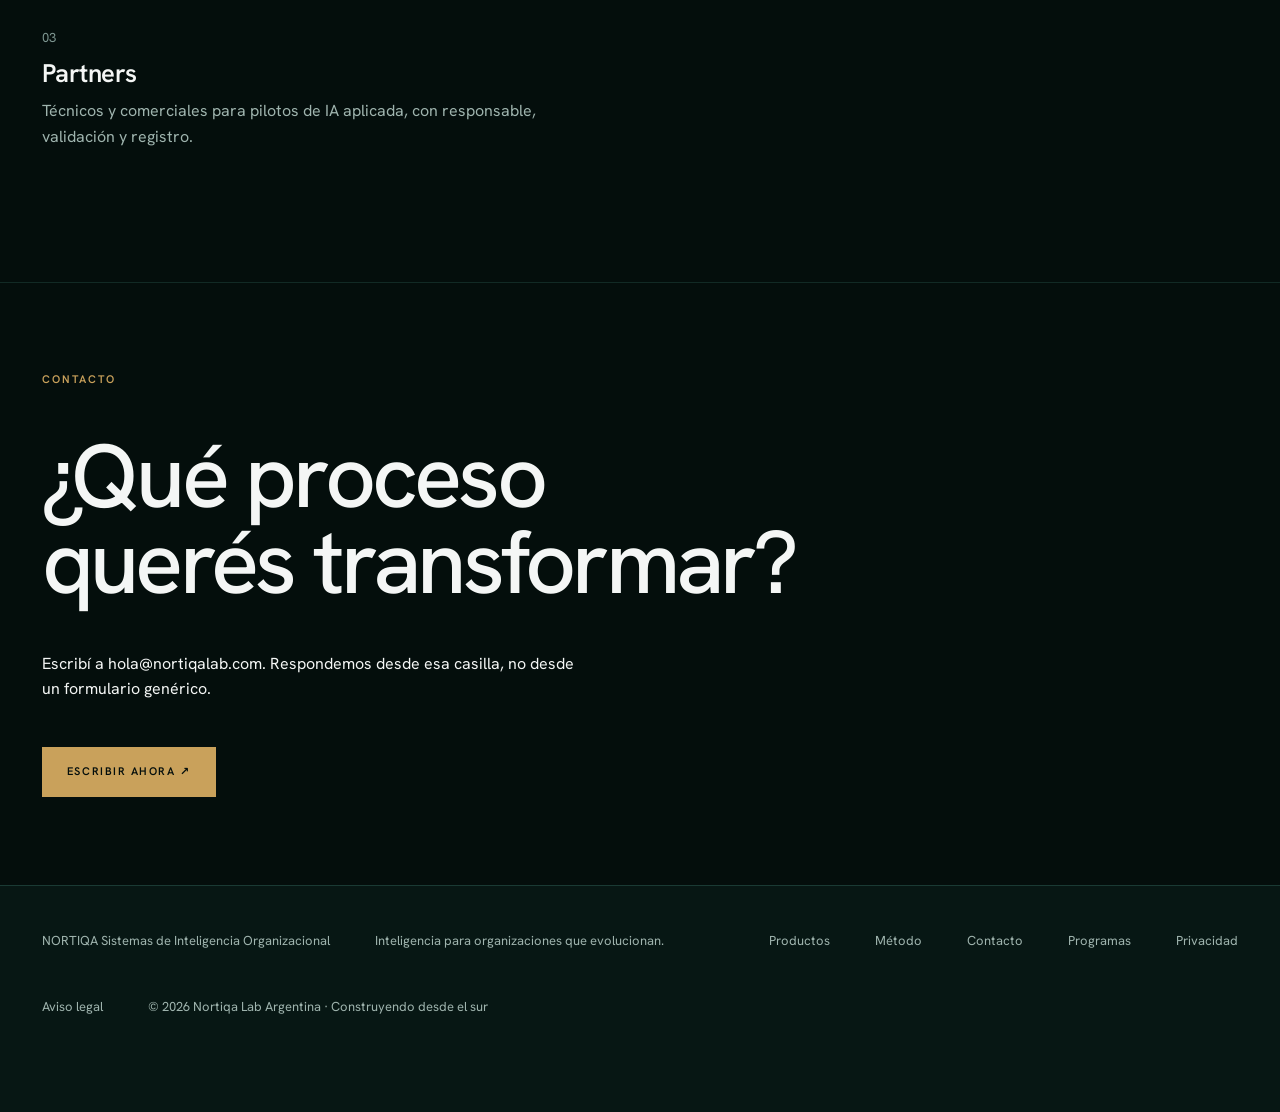
<file: contacto.html>
<!doctype html>
<html lang="es-AR">
  <head>
    <meta charset="utf-8">
    <meta name="viewport" content="width=device-width, initial-scale=1">
    <title>Contacto – Nortiqa Lab</title>
    <link rel="icon" href="favicon.ico" sizes="32x32">
    <link rel="icon" href="assets/img/favicon.svg" type="image/svg+xml">
    <link rel="apple-touch-icon" href="assets/img/apple-touch-icon.png">
    <link rel="stylesheet" href="assets/css/styles.css">
    <script src="assets/js/app.js" defer></script>
  </head>
  <body>
    <a href="#contenido">Saltar al contenido</a>
    <header>
      <a href="index.html" aria-label="Nortiqa, inicio">
              NORTIQA<small> Sistemas de Inteligencia Organizacional</small>
      </a>
      <button type="button" class="hamburguesa" aria-expanded="false" aria-controls="nav-principal">
        <span class="hamburguesa-lineas" aria-hidden="true"></span>
        <span class="solo-lectores">Menú</span>
      </button>
      <nav aria-label="Principal" id="nav-principal">
        <div id="nav-links">
          <a href="index.html#productos">Productos</a>
          <a href="index.html#metodo">Método</a>
          <a href="index.html#roadmap">Programas</a>
        </div>
        <a href="index.html#contacto">Hablemos</a>
      </nav>
    </header>
    <main id="contenido">
      <section>
        <p> 07 / Conversemos</p>
        <h1>Hablemos de un <em> proceso real.</em>
        </h1>
        <p>Pilotos, alianzas y programas startup. Si el trabajo es repetitivo, documental u operativo, se puede convertir en un flujo trazable.</p>
        <a href="mailto:hola@nortiqalab.com">hola@nortiqalab.com  → </a>
        <a href="productos-ia.html">Ver productos</a>
      </section>
      <section>
        <p>Qué buscamos</p>
        <h2>Tres conversaciones que valen la pena.</h2>
        <article>
                     01 <h3>Créditos e infraestructura</h3>
          <p>Cloud y modelos para acelerar prototipos con costo observable, no experimentación suelta.</p>
        </article>
        <article>
                     02 <h3>Early adopters</h3>
          <p>Equipos que quieran probar herramientas de documentos, agentes o consulta de datos en un flujo real.</p>
        </article>
        <article>
                     03 <h3>Partners</h3>
          <p>Técnicos y comerciales para pilotos de IA aplicada, con responsable, validación y registro.</p>
        </article>
      </section>
      <section id="escribir">
        <p>Contacto</p>
        <h2>¿Qué proceso querés transformar?</h2>
        <p>Escribí a hola@nortiqalab.com. Respondemos desde esa casilla, no desde un formulario genérico.</p>
        <a href="mailto:hola@nortiqalab.com">Escribir ahora  ↗ </a>
      </section>
    </main>
    <footer>
      <a href="index.html">  NORTIQA<small> Sistemas de Inteligencia Organizacional</small>
      </a>
      <p>Inteligencia para organizaciones que evolucionan.</p>
      <a href="productos-ia.html">Productos</a>
      <a href="index.html#metodo">Método</a>
      <a href="contacto.html">Contacto</a>
      <a href="programas-startup-ia.html">Programas</a>
      <a href="privacidad.html">Privacidad</a>
      <a href="aviso-legal.html">Aviso legal</a>
    
     © 2026 Nortiqa Lab  Argentina · Construyendo desde el sur 
</footer>
  </body>
</html>
</file>
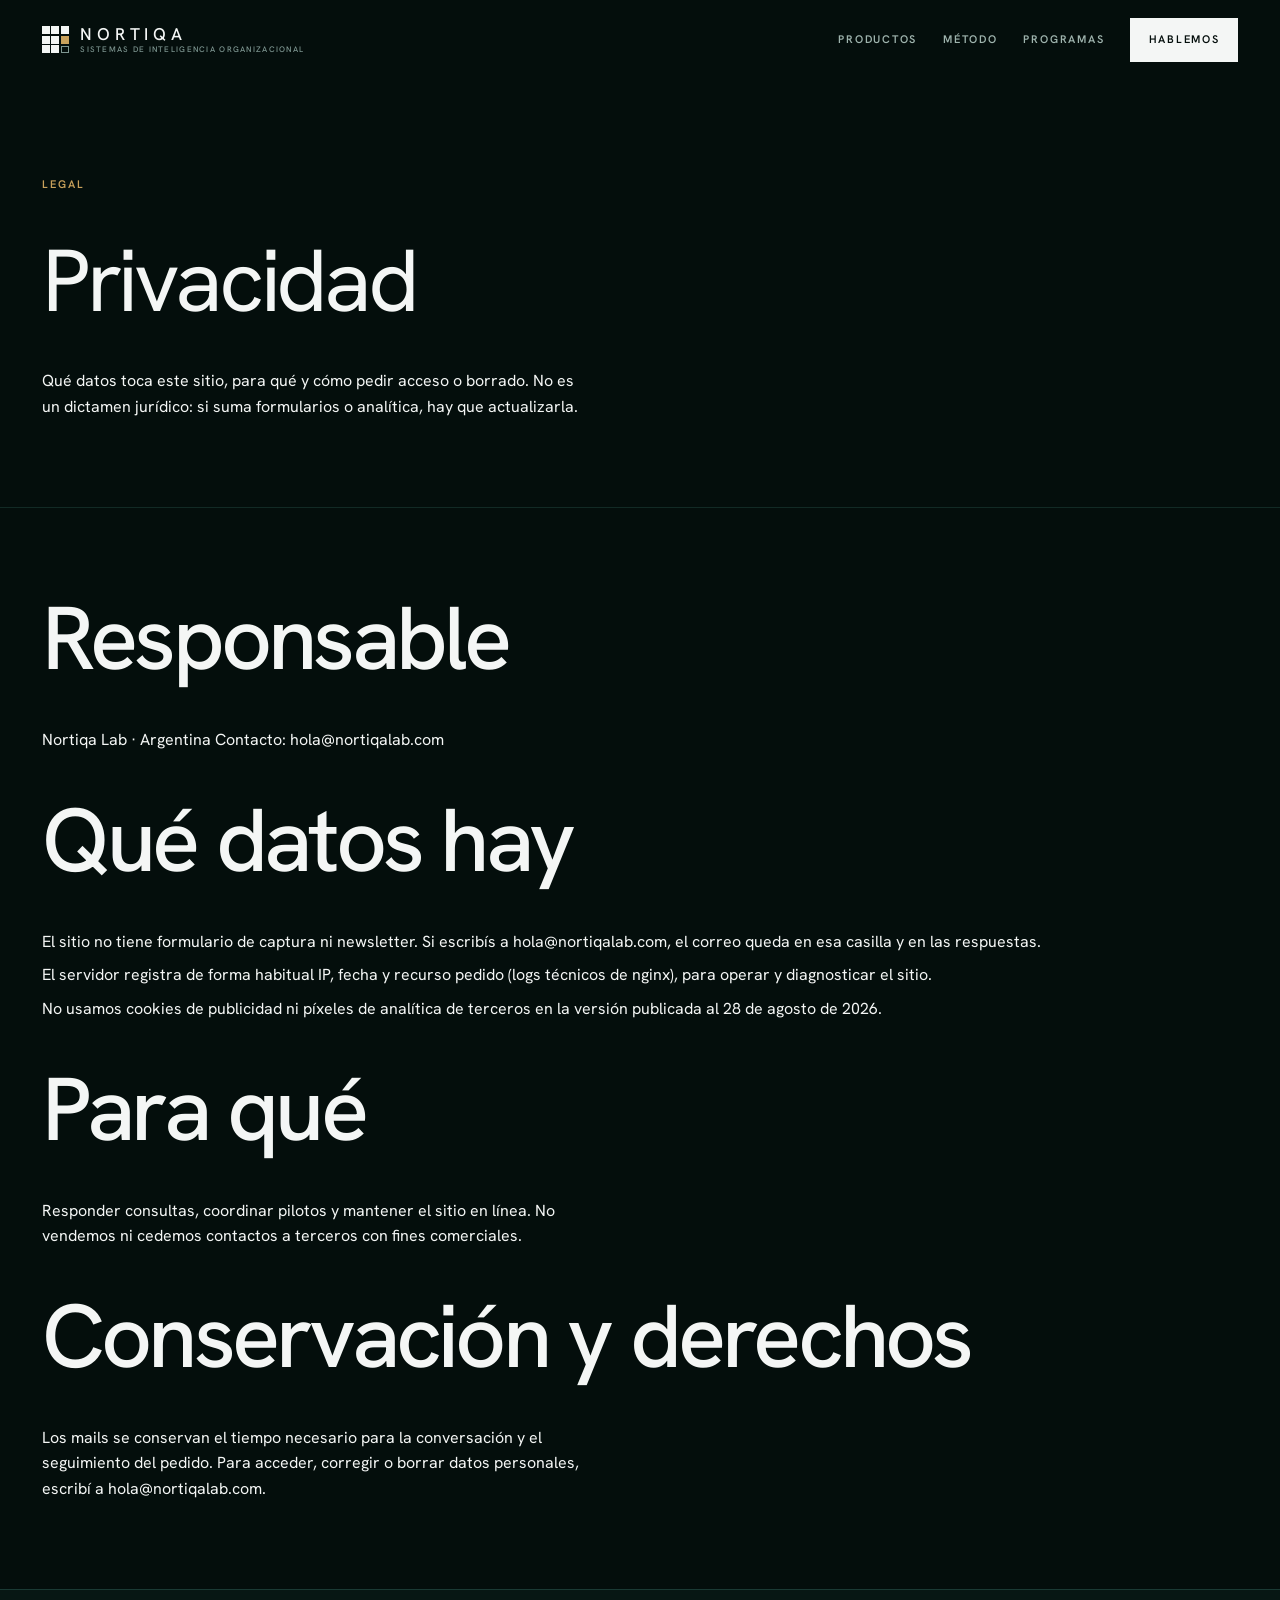
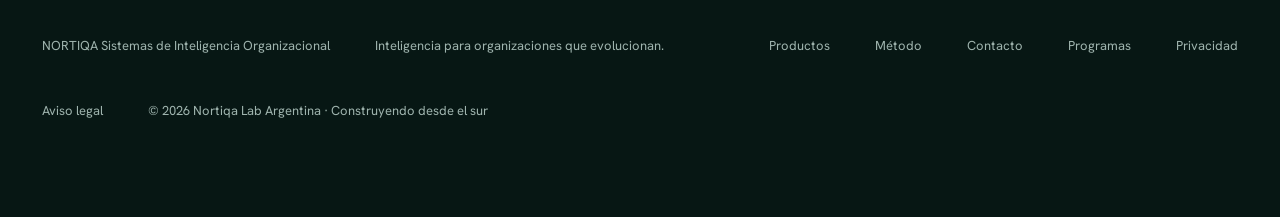
<file: privacidad.html>
<!doctype html>
<html lang="es-AR">
  <head>
    <meta charset="utf-8">
    <meta name="viewport" content="width=device-width, initial-scale=1">
    <title>Privacidad – Nortiqa Lab</title>
    <link rel="icon" href="favicon.ico" sizes="32x32">
    <link rel="icon" href="assets/img/favicon.svg" type="image/svg+xml">
    <link rel="apple-touch-icon" href="assets/img/apple-touch-icon.png">
    <link rel="stylesheet" href="assets/css/styles.css">
    <script src="assets/js/app.js" defer></script>
  </head>
  <body>
    <a href="#contenido">Saltar al contenido</a>
    <header>
      <a href="index.html" aria-label="Nortiqa, inicio">
              NORTIQA<small> Sistemas de Inteligencia Organizacional</small>
      </a>
      <button type="button" class="hamburguesa" aria-expanded="false" aria-controls="nav-principal">
        <span class="hamburguesa-lineas" aria-hidden="true"></span>
        <span class="solo-lectores">Menú</span>
      </button>
      <nav aria-label="Principal" id="nav-principal">
        <div id="nav-links">
          <a href="index.html#productos">Productos</a>
          <a href="index.html#metodo">Método</a>
          <a href="index.html#roadmap">Programas</a>
        </div>
        <a href="index.html#contacto">Hablemos</a>
      </nav>
    </header>
    <main id="contenido">
      <section>
        <p> Legal</p>
        <h1>Privacidad</h1>
        <p>Qué datos toca este sitio, para qué y cómo pedir acceso o borrado. No es un dictamen jurídico: si suma formularios o analítica, hay que actualizarla.</p>
      </section>
      <section>
        <h2>Responsable</h2>
        <p>Nortiqa Lab · Argentina Contacto: <a href="mailto:hola@nortiqalab.com">hola@nortiqalab.com</a>
        </p>
        <h2>Qué datos hay</h2>
        <ul>
          <li>El sitio no tiene formulario de captura ni newsletter. Si escribís a hola@nortiqalab.com, el correo queda en esa casilla y en las respuestas.</li>
          <li>El servidor registra de forma habitual IP, fecha y recurso pedido (logs técnicos de nginx), para operar y diagnosticar el sitio.</li>
          <li>No usamos cookies de publicidad ni píxeles de analítica de terceros en la versión publicada al 28 de agosto de 2026.</li>
        </ul>
        <h2>Para qué</h2>
        <p>Responder consultas, coordinar pilotos y mantener el sitio en línea. No vendemos ni cedemos contactos a terceros con fines comerciales.</p>
        <h2>Conservación y derechos</h2>
        <p>Los mails se conservan el tiempo necesario para la conversación y el seguimiento del pedido. Para acceder, corregir o borrar datos personales, escribí a hola@nortiqalab.com.</p>
      </section>
    </main>
    <footer>
      <a href="index.html">  NORTIQA<small> Sistemas de Inteligencia Organizacional</small>
      </a>
      <p>Inteligencia para organizaciones que evolucionan.</p>
      <a href="productos-ia.html">Productos</a>
      <a href="index.html#metodo">Método</a>
      <a href="contacto.html">Contacto</a>
      <a href="programas-startup-ia.html">Programas</a>
      <a href="privacidad.html">Privacidad</a>
      <a href="aviso-legal.html">Aviso legal</a>
    
     © 2026 Nortiqa Lab  Argentina · Construyendo desde el sur 
</footer>
  </body>
</html>
</file>
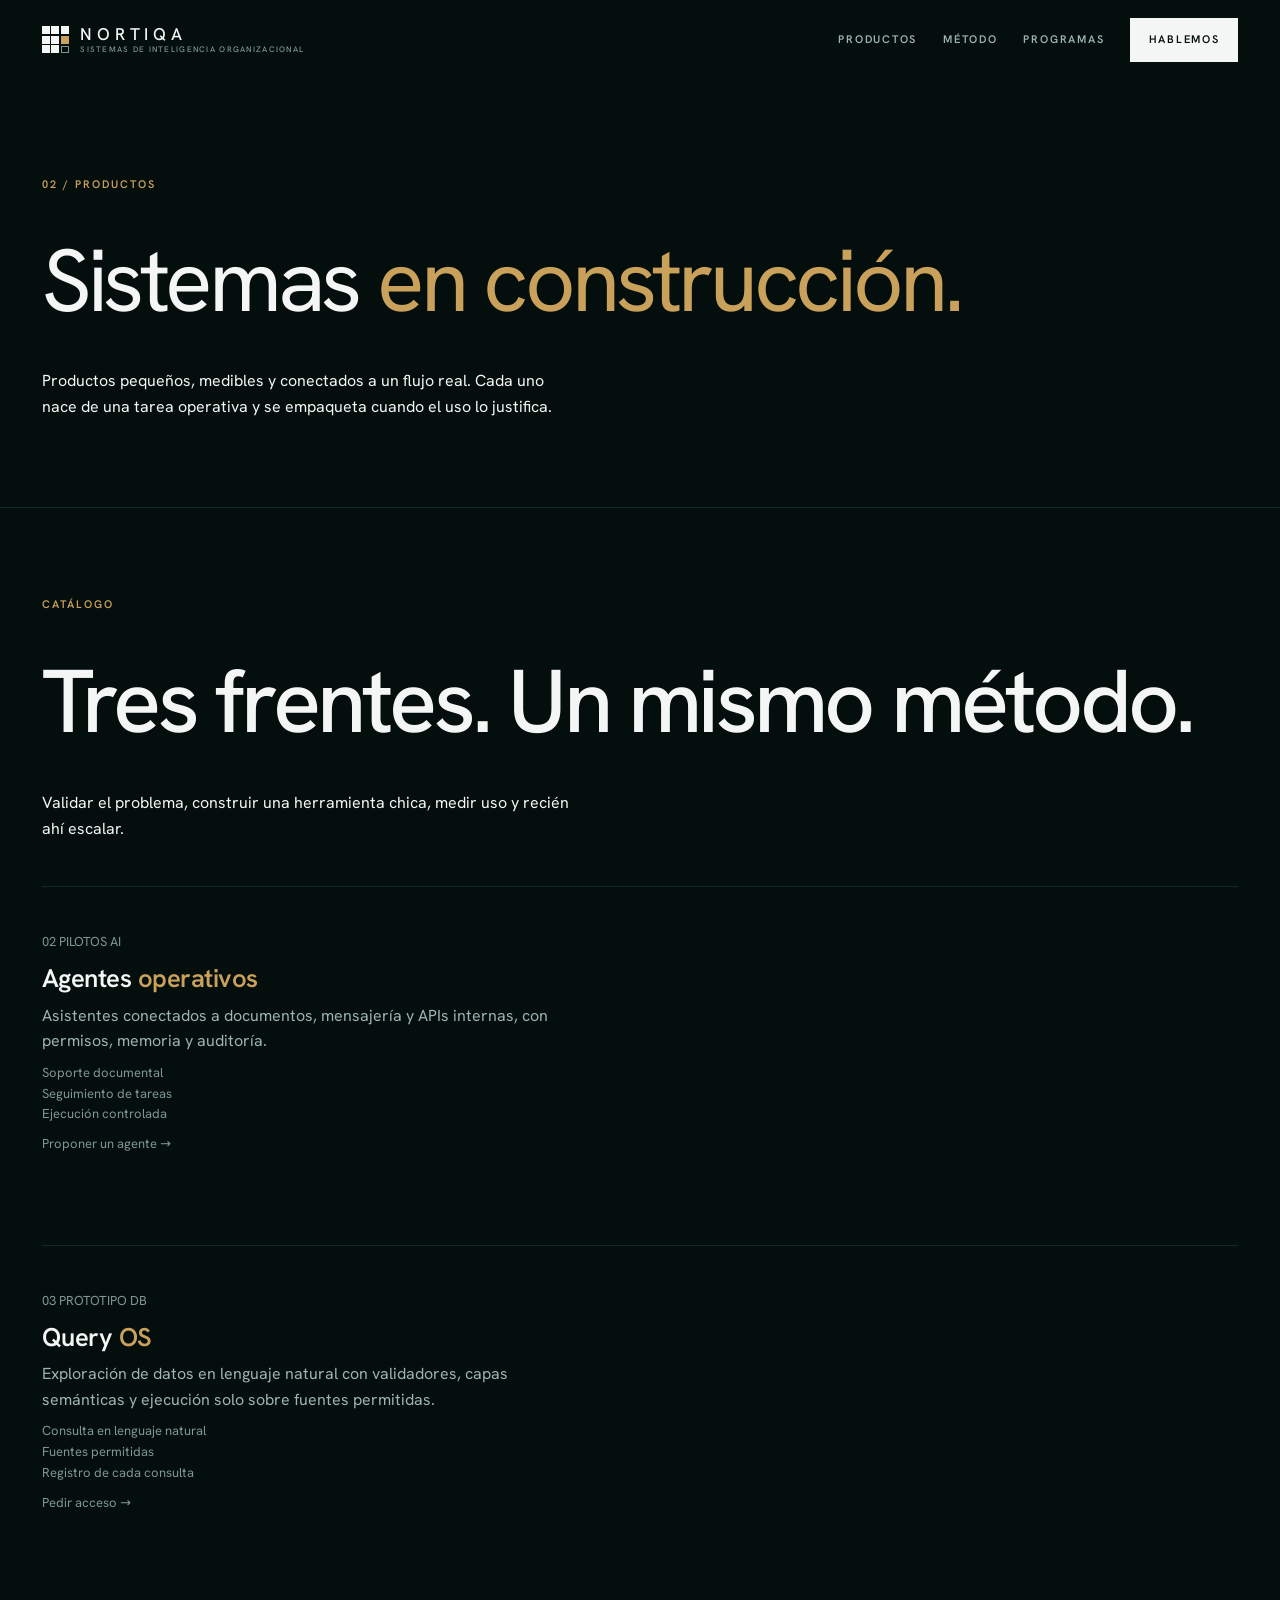
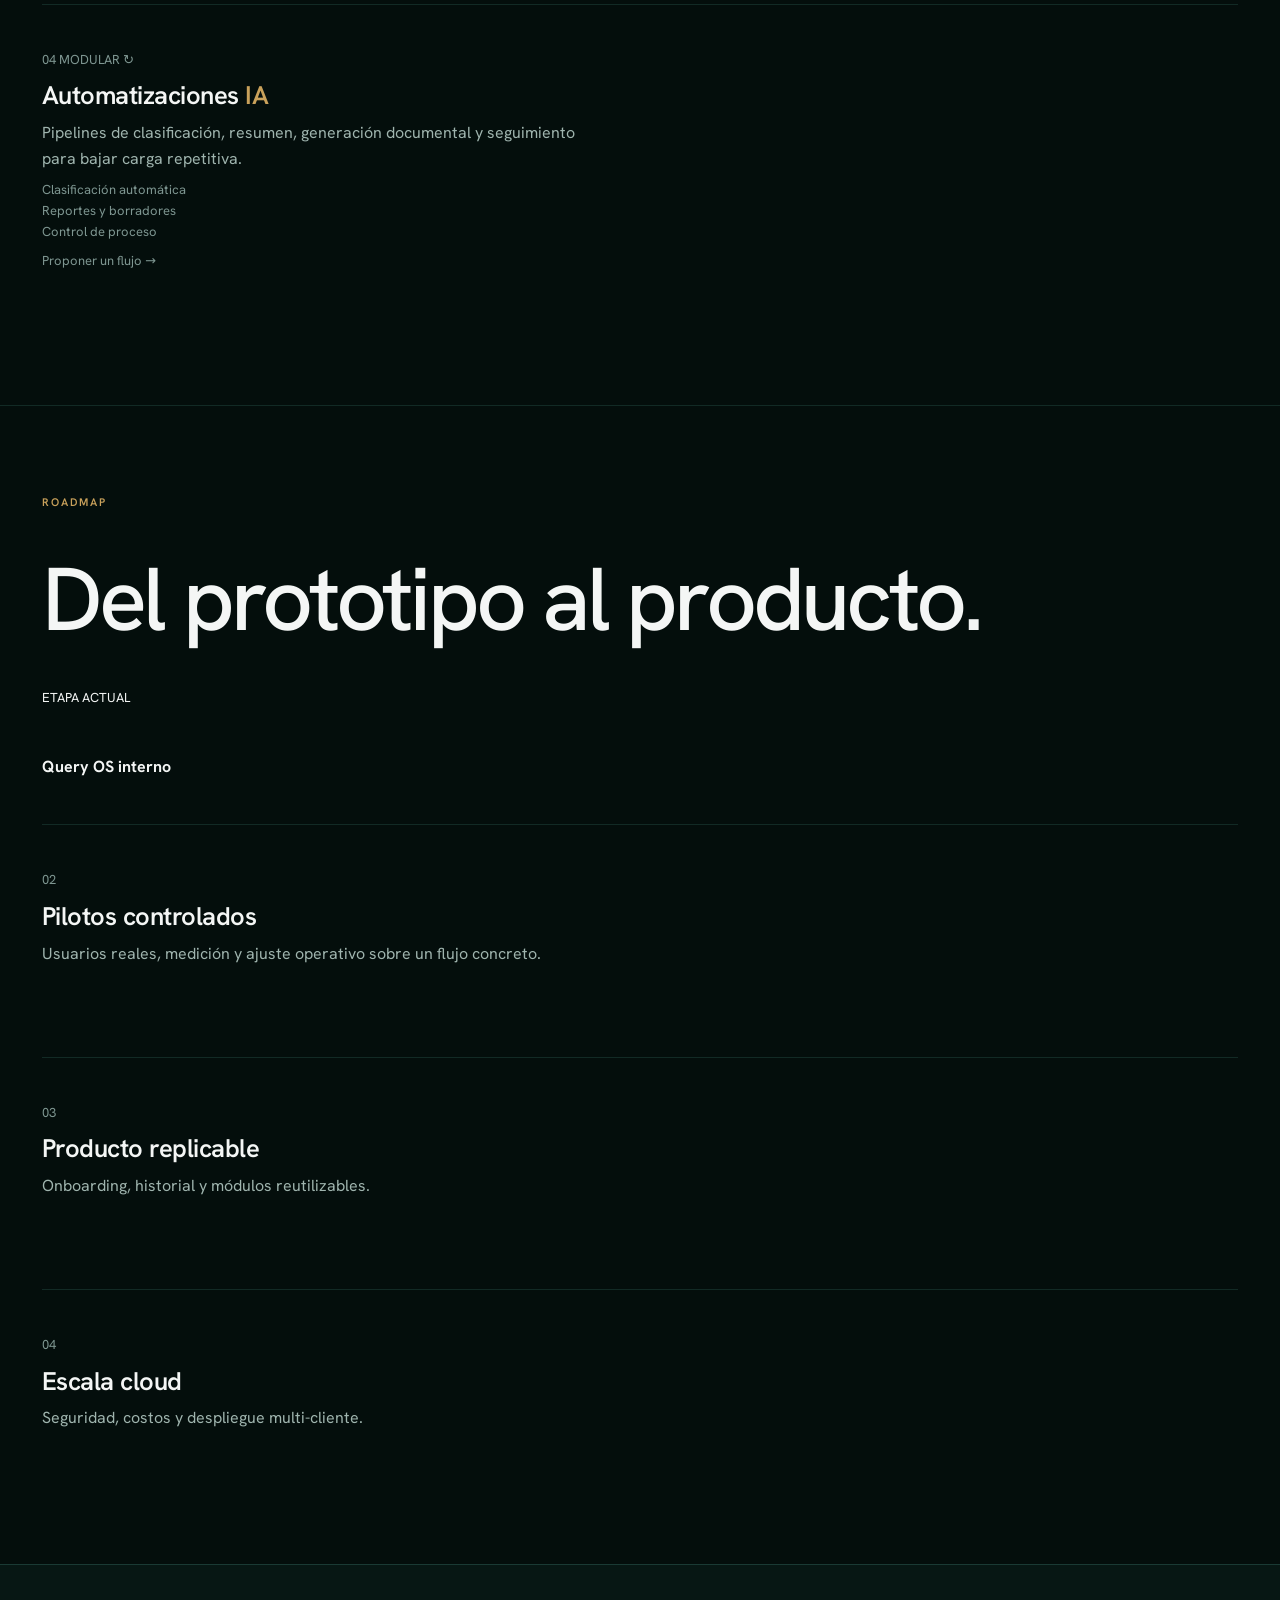
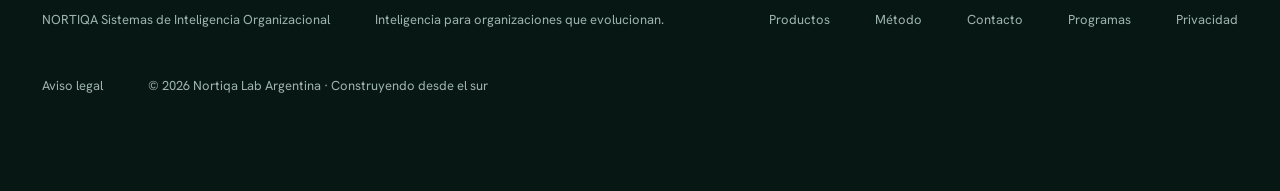
<file: productos-ia.html>
<!doctype html>
<html lang="es-AR">
  <head>
    <meta charset="utf-8">
    <meta name="viewport" content="width=device-width, initial-scale=1">
    <title>Productos IA – Nortiqa Lab</title>
    <link rel="icon" href="favicon.ico" sizes="32x32">
    <link rel="icon" href="assets/img/favicon.svg" type="image/svg+xml">
    <link rel="apple-touch-icon" href="assets/img/apple-touch-icon.png">
    <link rel="stylesheet" href="assets/css/styles.css">
    <script src="assets/js/app.js" defer></script>
  </head>
  <body>
    <a href="#contenido">Saltar al contenido</a>
    <header>
      <a href="index.html" aria-label="Nortiqa, inicio">
              NORTIQA<small> Sistemas de Inteligencia Organizacional</small>
      </a>
      <button type="button" class="hamburguesa" aria-expanded="false" aria-controls="nav-principal">
        <span class="hamburguesa-lineas" aria-hidden="true"></span>
        <span class="solo-lectores">Menú</span>
      </button>
      <nav aria-label="Principal" id="nav-principal">
        <div id="nav-links">
          <a href="index.html#productos">Productos</a>
          <a href="index.html#metodo">Método</a>
          <a href="index.html#roadmap">Programas</a>
        </div>
        <a href="index.html#contacto">Hablemos</a>
      </nav>
    </header>
    <main id="contenido">
      <section>
        <p> 02 / Productos</p>
        <h1>Sistemas <em> en construcción.</em>
        </h1>
        <p>Productos pequeños, medibles y conectados a un flujo real. Cada uno nace de una tarea operativa y se empaqueta cuando el uso lo justifica.</p>
      </section>
      <section id="catalogo">
        <p>Catálogo</p>
        <h2>Tres frentes. Un mismo método.</h2>
        <p>Validar el problema, construir una herramienta chica, medir uso y recién ahí escalar.</p>
        
        <article>
                     02  PILOTOS 
                    AI
                    <h3>Agentes <em> operativos</em>
          </h3>
          <p>Asistentes conectados a documentos, mensajería y APIs internas, con permisos, memoria y auditoría.</p>
          <ul>
            <li>Soporte documental</li>
            <li>Seguimiento de tareas</li>
            <li>Ejecución controlada</li>
          </ul>
          <a href="contacto.html">Proponer un agente  → </a>
        </article>
        <article>
                     03  PROTOTIPO 
                    DB
                    <h3>Query <em> OS</em>
          </h3>
          <p>Exploración de datos en lenguaje natural con validadores, capas semánticas y ejecución solo sobre fuentes permitidas.</p>
          <ul>
            <li>Consulta en lenguaje natural</li>
            <li>Fuentes permitidas</li>
            <li>Registro de cada consulta</li>
          </ul>
          <a href="query-os.html">Pedir acceso  → </a>
        </article>
        <article>
                     04  MODULAR 
                    ↻
                    <h3>Automatizaciones <em> IA</em>
          </h3>
          <p>Pipelines de clasificación, resumen, generación documental y seguimiento para bajar carga repetitiva.</p>
          <ul>
            <li>Clasificación automática</li>
            <li>Reportes y borradores</li>
            <li>Control de proceso</li>
          </ul>
          <a href="contacto.html">Proponer un flujo  → </a>
        </article>
      </section>
      <section>
        <p>Roadmap</p>
        <h2>Del prototipo al producto.</h2>
        <small> ETAPA ACTUAL</small>
        <strong> Query OS interno</strong>
        
        <article> 02 <h3>Pilotos controlados</h3>
          <p>Usuarios reales, medición y ajuste operativo sobre un flujo concreto.</p>
        </article>
        <article> 03 <h3>Producto replicable</h3>
          <p>Onboarding, historial y módulos reutilizables.</p>
        </article>
        <article> 04 <h3>Escala cloud</h3>
          <p>Seguridad, costos y despliegue multi-cliente.</p>
        </article>
      </section>
    </main>
    <footer>
      <a href="index.html">  NORTIQA<small> Sistemas de Inteligencia Organizacional</small>
      </a>
      <p>Inteligencia para organizaciones que evolucionan.</p>
      <a href="productos-ia.html">Productos</a>
      <a href="index.html#metodo">Método</a>
      <a href="contacto.html">Contacto</a>
      <a href="programas-startup-ia.html">Programas</a>
      <a href="privacidad.html">Privacidad</a>
      <a href="aviso-legal.html">Aviso legal</a>
    
     © 2026 Nortiqa Lab  Argentina · Construyendo desde el sur 
</footer>
  </body>
</html>
</file>
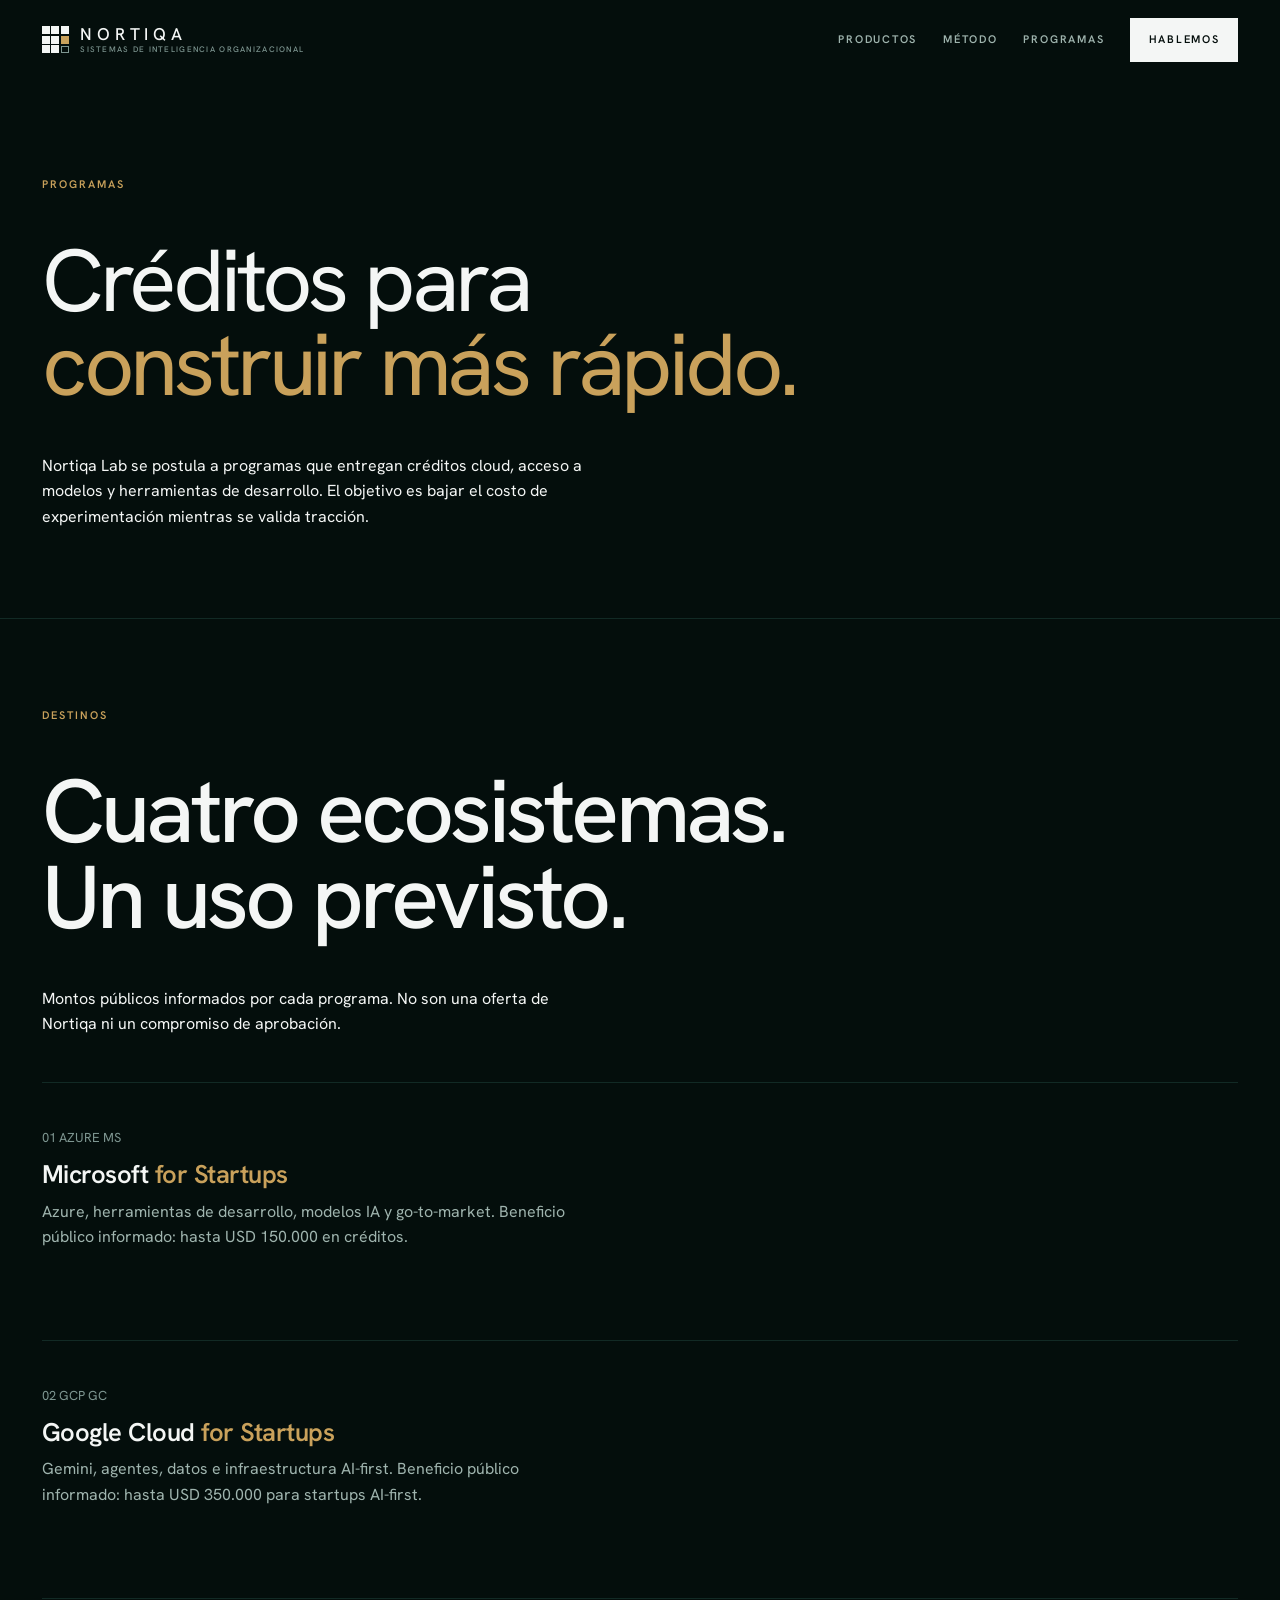
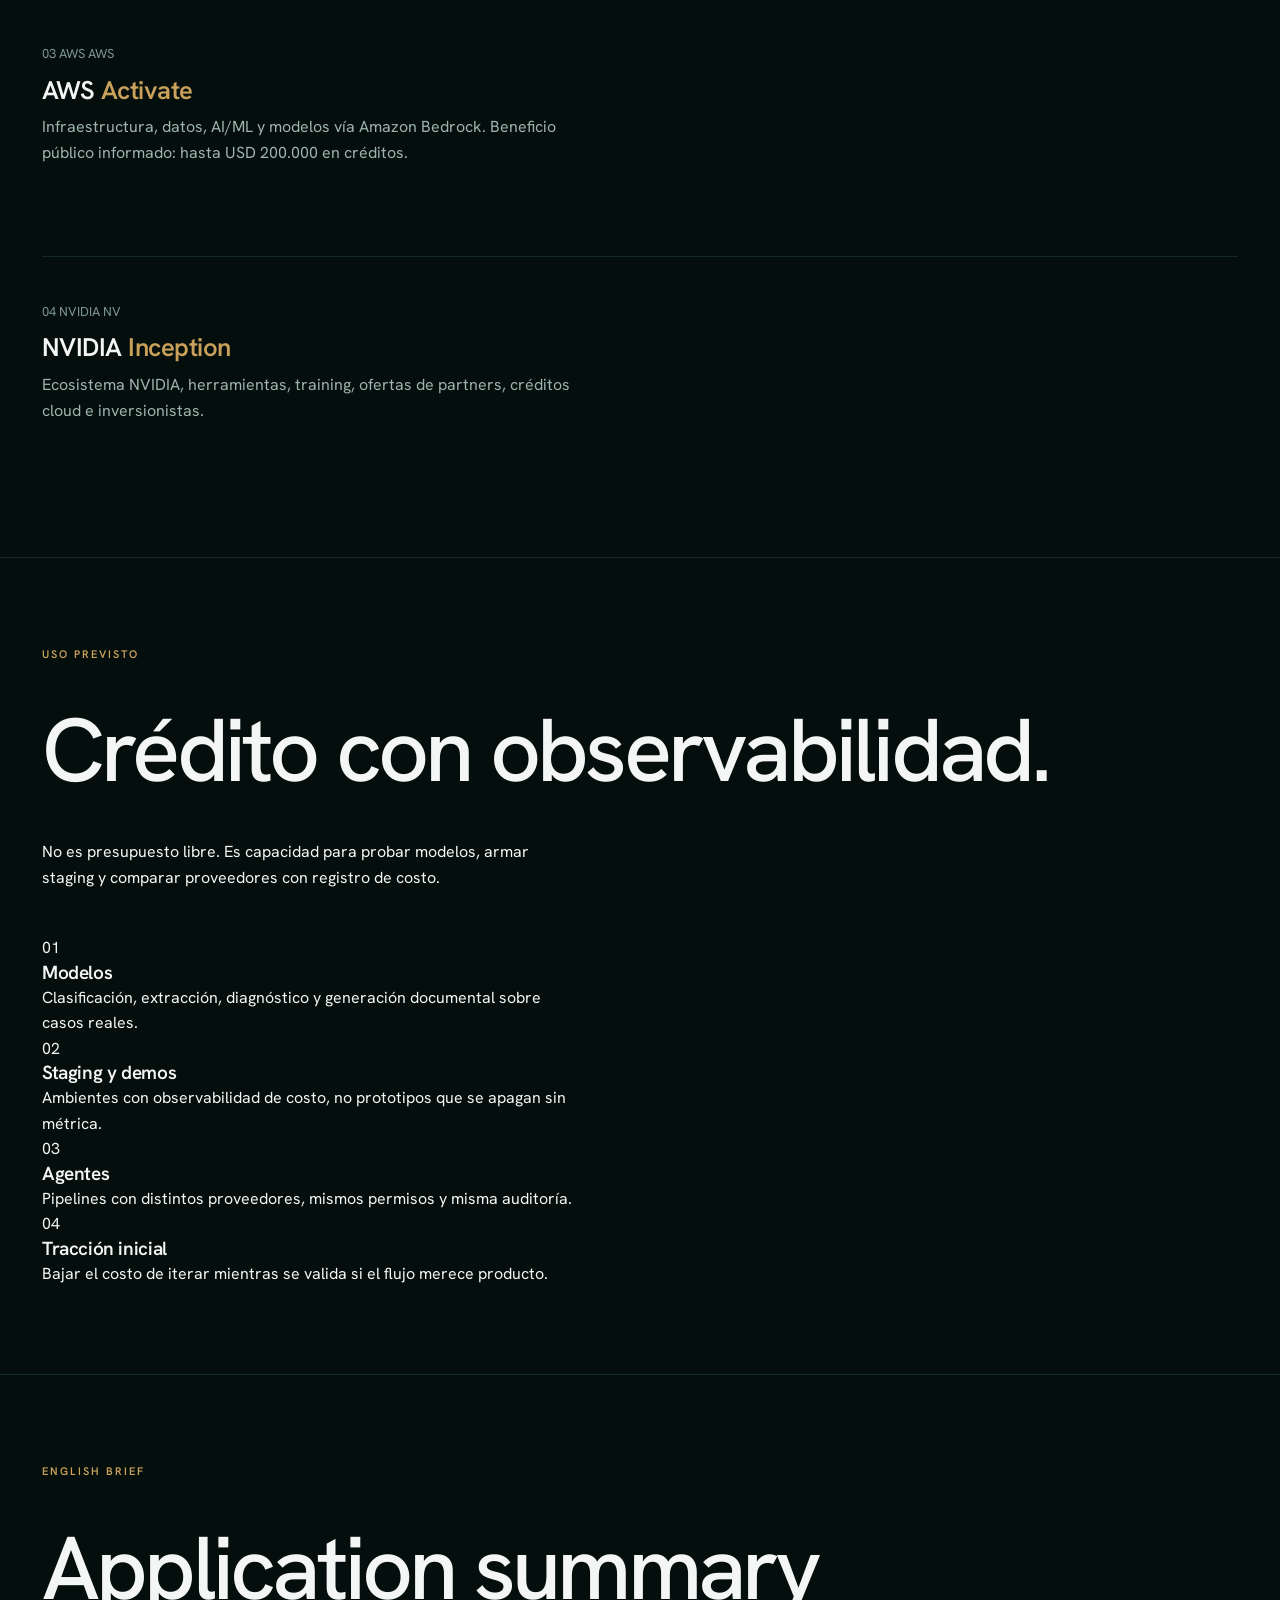
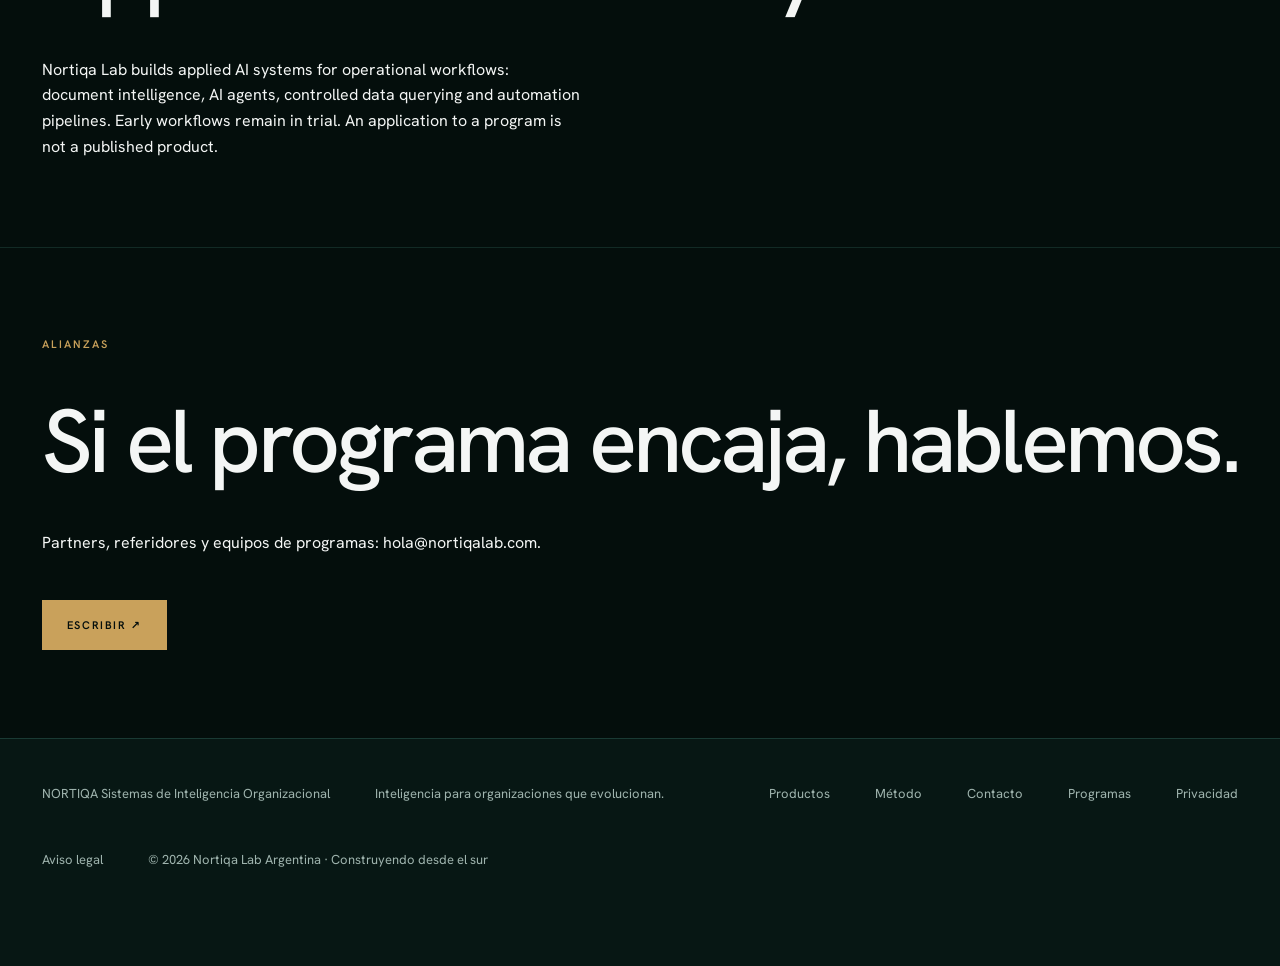
<file: programas-startup-ia.html>
<!doctype html>
<html lang="es-AR">
  <head>
    <meta charset="utf-8">
    <meta name="viewport" content="width=device-width, initial-scale=1">
    <title>Programas startup IA – Nortiqa Lab</title>
    <link rel="icon" href="favicon.ico" sizes="32x32">
    <link rel="icon" href="assets/img/favicon.svg" type="image/svg+xml">
    <link rel="apple-touch-icon" href="assets/img/apple-touch-icon.png">
    <link rel="stylesheet" href="assets/css/styles.css">
    <script src="assets/js/app.js" defer></script>
  </head>
  <body>
    <a href="#contenido">Saltar al contenido</a>
    <header>
      <a href="index.html" aria-label="Nortiqa, inicio">
              NORTIQA<small> Sistemas de Inteligencia Organizacional</small>
      </a>
      <button type="button" class="hamburguesa" aria-expanded="false" aria-controls="nav-principal">
        <span class="hamburguesa-lineas" aria-hidden="true"></span>
        <span class="solo-lectores">Menú</span>
      </button>
      <nav aria-label="Principal" id="nav-principal">
        <div id="nav-links">
          <a href="index.html#productos">Productos</a>
          <a href="index.html#metodo">Método</a>
          <a href="index.html#roadmap">Programas</a>
        </div>
        <a href="index.html#contacto">Hablemos</a>
      </nav>
    </header>
    <main id="contenido">
      <section>
        <p> Programas</p>
        <h1>Créditos para <em> construir más rápido.</em>
        </h1>
        <p>Nortiqa Lab se postula a programas que entregan créditos cloud, acceso a modelos y herramientas de desarrollo. El objetivo es bajar el costo de experimentación mientras se valida tracción.</p>
      </section>
      <section>
        <p>Destinos</p>
        <h2>Cuatro ecosistemas. Un uso previsto.</h2>
        <p>Montos públicos informados por cada programa. No son una oferta de Nortiqa ni un compromiso de aprobación.</p>
        <article>
                     01  AZURE 
                    MS
                    <h3>Microsoft <em> for Startups</em>
          </h3>
          <p>Azure, herramientas de desarrollo, modelos IA y go-to-market. Beneficio público informado: hasta USD 150.000 en créditos.</p>
        </article>
        <article>
                     02  GCP 
                    GC
                    <h3>Google Cloud <em> for Startups</em>
          </h3>
          <p>Gemini, agentes, datos e infraestructura AI-first. Beneficio público informado: hasta USD 350.000 para startups AI-first.</p>
        </article>
        <article>
                     03  AWS 
                    AWS
                    <h3>AWS <em> Activate</em>
          </h3>
          <p>Infraestructura, datos, AI/ML y modelos vía Amazon Bedrock. Beneficio público informado: hasta USD 200.000 en créditos.</p>
        </article>
        <article>
                     04  NVIDIA 
                    NV
                    <h3>NVIDIA <em> Inception</em>
          </h3>
          <p>Ecosistema NVIDIA, herramientas, training, ofertas de partners, créditos cloud e inversionistas.</p>
        </article>
      </section>
      <section>
        <p>Uso previsto</p>
        <h2>Crédito con observabilidad.</h2>
        <p>No es presupuesto libre. Es capacidad para probar modelos, armar staging y comparar proveedores con registro de costo.</p>
        <ol>
          <li> 01 <h3>Modelos</h3>
            <p>Clasificación, extracción, diagnóstico y generación documental sobre casos reales.</p>
          </li>
          <li> 02 <h3>Staging y demos</h3>
            <p>Ambientes con observabilidad de costo, no prototipos que se apagan sin métrica.</p>
          </li>
          <li> 03 <h3>Agentes</h3>
            <p>Pipelines con distintos proveedores, mismos permisos y misma auditoría.</p>
          </li>
          <li> 04 <h3>Tracción inicial</h3>
            <p>Bajar el costo de iterar mientras se valida si el flujo merece producto.</p>
          </li>
        </ol>
      </section>
      <section id="english-brief">
        <p> English brief</p>
        <h2>Application summary</h2>
        <p>Nortiqa Lab builds applied AI systems for operational workflows: document intelligence, AI agents, controlled data querying and automation pipelines. Early workflows remain in trial. An application to a program is not a published product.</p>
      </section>
      <section>
        <p>Alianzas</p>
        <h2>Si el programa encaja, hablemos.</h2>
        <p>Partners, referidores y equipos de programas: hola@nortiqalab.com.</p>
        <a href="mailto:hola@nortiqalab.com">Escribir  ↗ </a>
      </section>
    </main>
    <footer>
      <a href="index.html">  NORTIQA<small> Sistemas de Inteligencia Organizacional</small>
      </a>
      <p>Inteligencia para organizaciones que evolucionan.</p>
      <a href="productos-ia.html">Productos</a>
      <a href="index.html#metodo">Método</a>
      <a href="contacto.html">Contacto</a>
      <a href="programas-startup-ia.html">Programas</a>
      <a href="privacidad.html">Privacidad</a>
      <a href="aviso-legal.html">Aviso legal</a>
    
     © 2026 Nortiqa Lab  Argentina · Construyendo desde el sur 
</footer>
  </body>
</html>
</file>
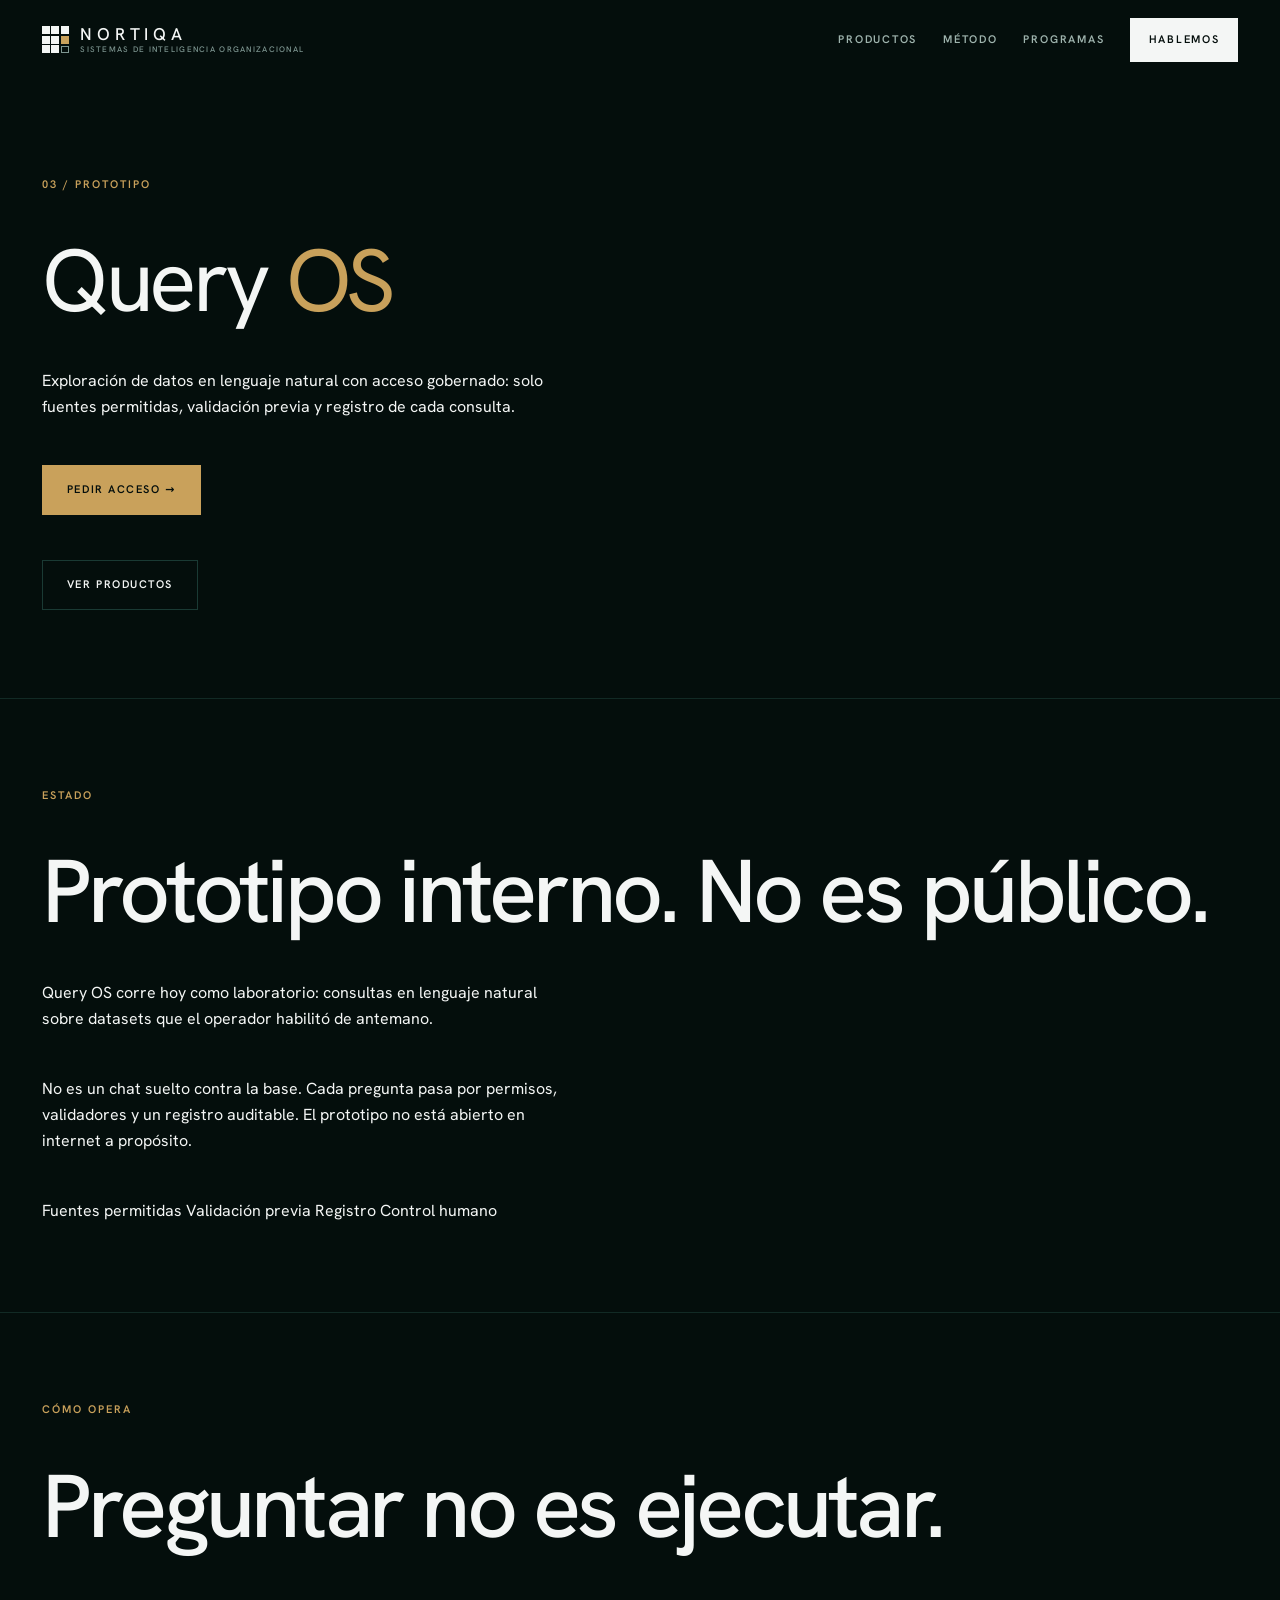
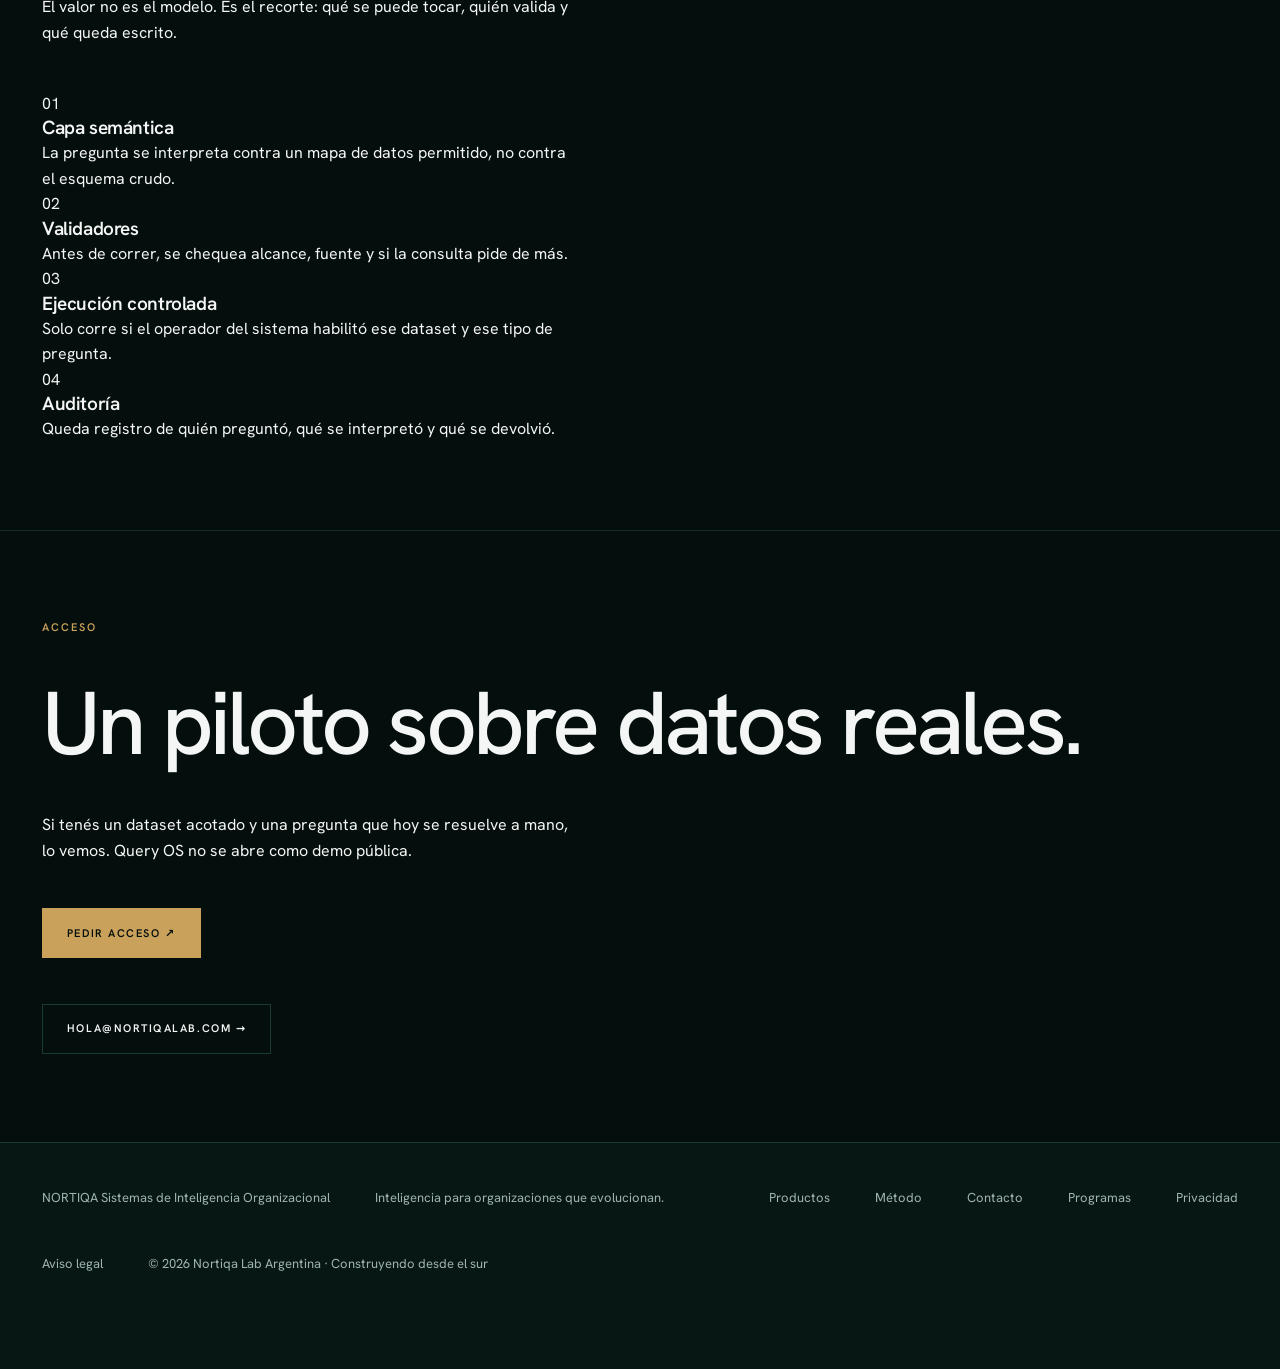
<file: query-os.html>
<!doctype html>
<html lang="es-AR">
  <head>
    <meta charset="utf-8">
    <meta name="viewport" content="width=device-width, initial-scale=1">
    <title>Query OS – Nortiqa Lab</title>
    <link rel="icon" href="favicon.ico" sizes="32x32">
    <link rel="icon" href="assets/img/favicon.svg" type="image/svg+xml">
    <link rel="apple-touch-icon" href="assets/img/apple-touch-icon.png">
    <link rel="stylesheet" href="assets/css/styles.css">
    <script src="assets/js/app.js" defer></script>
  </head>
  <body>
    <a href="#contenido">Saltar al contenido</a>
    <header>
      <a href="index.html" aria-label="Nortiqa, inicio">
              NORTIQA<small> Sistemas de Inteligencia Organizacional</small>
      </a>
      <button type="button" class="hamburguesa" aria-expanded="false" aria-controls="nav-principal">
        <span class="hamburguesa-lineas" aria-hidden="true"></span>
        <span class="solo-lectores">Menú</span>
      </button>
      <nav aria-label="Principal" id="nav-principal">
        <div id="nav-links">
          <a href="index.html#productos">Productos</a>
          <a href="index.html#metodo">Método</a>
          <a href="index.html#roadmap">Programas</a>
        </div>
        <a href="index.html#contacto">Hablemos</a>
      </nav>
    </header>
    <main id="contenido">
      <section>
        <p> 03 / Prototipo</p>
        <h1>Query <em> OS</em>
        </h1>
        <p>Exploración de datos en lenguaje natural con acceso gobernado: solo fuentes permitidas, validación previa y registro de cada consulta.</p>
        <a href="contacto.html">Pedir acceso  → </a>
        <a href="productos-ia.html">Ver productos</a>
      </section>
      <section>
        <p>Estado</p>
        <h2>Prototipo interno. No es público.</h2>
        <p>Query OS corre hoy como laboratorio: consultas en lenguaje natural sobre datasets que el operador habilitó de antemano.</p>
        <p>No es un chat suelto contra la base. Cada pregunta pasa por permisos, validadores y un registro auditable. El prototipo no está abierto en internet a propósito.</p>
                
                     Fuentes permitidas  Validación previa  Registro  Control humano 
            
        
    </section>
      <section>
        <p>Cómo opera</p>
        <h2>Preguntar no es ejecutar.</h2>
        <p>El valor no es el modelo. Es el recorte: qué se puede tocar, quién valida y qué queda escrito.</p>
        <ol>
          <li> 01 <h3>Capa semántica</h3>
            <p>La pregunta se interpreta contra un mapa de datos permitido, no contra el esquema crudo.</p>
          </li>
          <li> 02 <h3>Validadores</h3>
            <p>Antes de correr, se chequea alcance, fuente y si la consulta pide de más.</p>
          </li>
          <li> 03 <h3>Ejecución controlada</h3>
            <p>Solo corre si el operador del sistema habilitó ese dataset y ese tipo de pregunta.</p>
          </li>
          <li> 04 <h3>Auditoría</h3>
            <p>Queda registro de quién preguntó, qué se interpretó y qué se devolvió.</p>
          </li>
        </ol>
      </section>
      <section>
        <p>Acceso</p>
        <h2>Un piloto sobre datos reales.</h2>
        <p>Si tenés un dataset acotado y una pregunta que hoy se resuelve a mano, lo vemos. Query OS no se abre como demo pública.</p>
        <a href="contacto.html">Pedir acceso  ↗ </a>
        <a href="mailto:hola@nortiqalab.com">hola@nortiqalab.com →</a>
      </section>
    </main>
    <footer>
      <a href="index.html">  NORTIQA<small> Sistemas de Inteligencia Organizacional</small>
      </a>
      <p>Inteligencia para organizaciones que evolucionan.</p>
      <a href="productos-ia.html">Productos</a>
      <a href="index.html#metodo">Método</a>
      <a href="contacto.html">Contacto</a>
      <a href="programas-startup-ia.html">Programas</a>
      <a href="privacidad.html">Privacidad</a>
      <a href="aviso-legal.html">Aviso legal</a>
    
     © 2026 Nortiqa Lab  Argentina · Construyendo desde el sur 
</footer>
  </body>
</html>
</file>
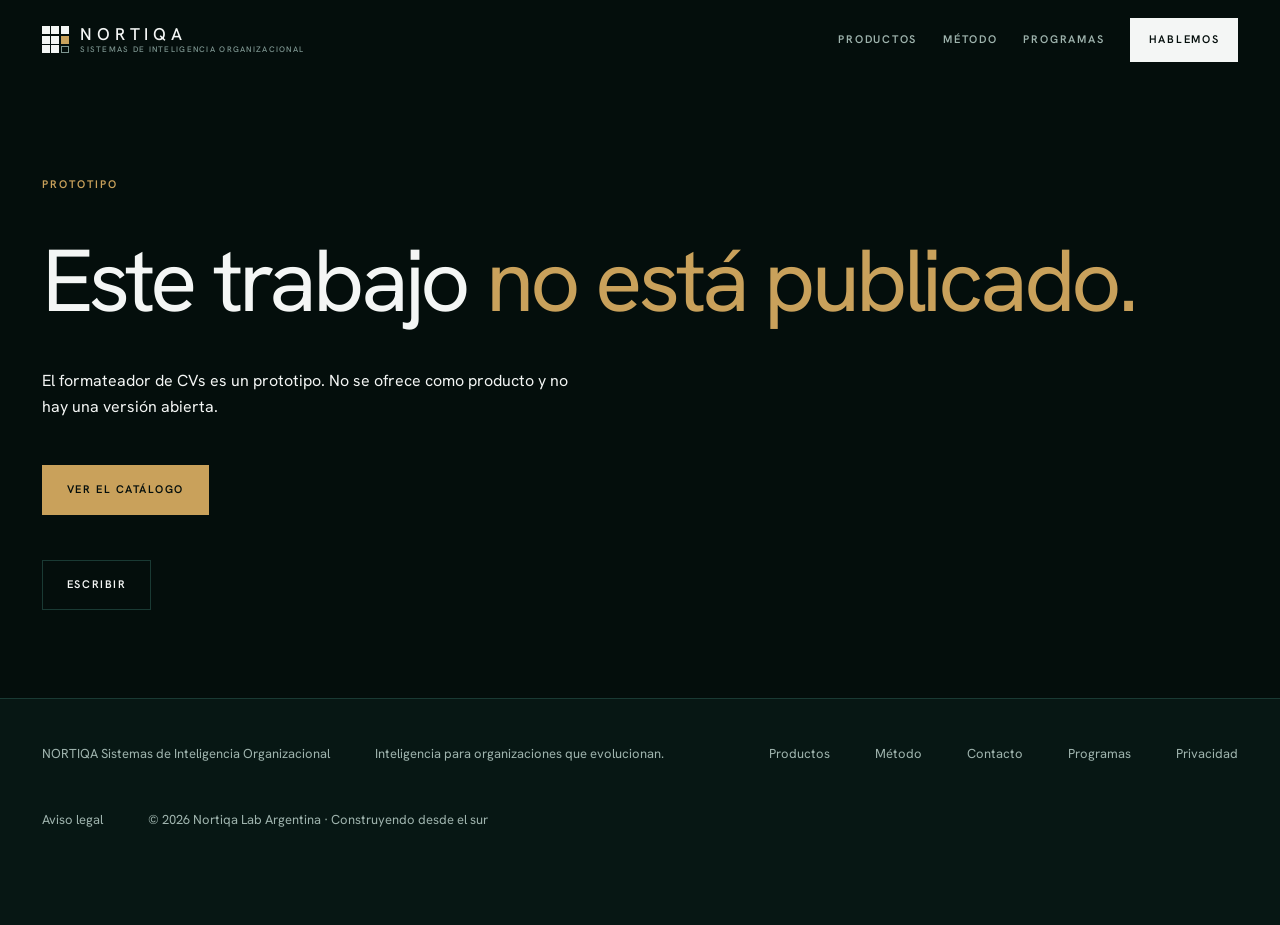
<file: val-cv-intelligence.html>
<!doctype html>
<html lang="es-AR">
  <head>
    <meta charset="utf-8">
    <meta name="viewport" content="width=device-width, initial-scale=1">
    <title>Prototipo no publicado – Nortiqa Lab</title>
    <link rel="icon" href="favicon.ico" sizes="32x32">
    <link rel="icon" href="assets/img/favicon.svg" type="image/svg+xml">
    <link rel="apple-touch-icon" href="assets/img/apple-touch-icon.png">
    <link rel="stylesheet" href="assets/css/styles.css">
    <script src="assets/js/app.js" defer></script>
  </head>
  <body>
    <a href="#contenido">Saltar al contenido</a>
    <header>
      <a href="index.html" aria-label="Nortiqa, inicio">
              NORTIQA<small> Sistemas de Inteligencia Organizacional</small>
      </a>
      <button type="button" class="hamburguesa" aria-expanded="false" aria-controls="nav-principal">
        <span class="hamburguesa-lineas" aria-hidden="true"></span>
        <span class="solo-lectores">Menú</span>
      </button>
      <nav aria-label="Principal" id="nav-principal">
        <div id="nav-links">
          <a href="index.html#productos">Productos</a>
          <a href="index.html#metodo">Método</a>
          <a href="index.html#roadmap">Programas</a>
        </div>
        <a href="index.html#contacto">Hablemos</a>
      </nav>
    </header>
    <main id="contenido">
      <section>
        <p>Prototipo</p>
        <h1>Este trabajo <em>no está publicado.</em></h1>
        <p>El formateador de CVs es un prototipo. No se ofrece como producto y no hay una versión abierta.</p>
        <a href="productos-ia.html">Ver el catálogo</a>
        <a href="contacto.html">Escribir</a>
      </section>
</main>
    <footer>
      <a href="index.html">  NORTIQA<small> Sistemas de Inteligencia Organizacional</small>
      </a>
      <p>Inteligencia para organizaciones que evolucionan.</p>
      <a href="productos-ia.html">Productos</a>
      <a href="index.html#metodo">Método</a>
      <a href="contacto.html">Contacto</a>
      <a href="programas-startup-ia.html">Programas</a>
      <a href="privacidad.html">Privacidad</a>
      <a href="aviso-legal.html">Aviso legal</a>
    
     © 2026 Nortiqa Lab  Argentina · Construyendo desde el sur 
</footer>
  </body>
</html>
</file>
<file: assets/css/styles.css>
@charset "utf-8";

/* ==========================================================================
   NORTIQA — sistema visual v2 "monolito"
   --------------------------------------------------------------------------
   Paleta del manual: #0D2B26 verde · #0F1F2E azul · #C9A15B oro
   #F4F6F5 hueso · #E1E4E2 gris · #1A1F23 casi negro

   Tipografía de marca: Aeonik (comercial). Sustituto libre: Hanken Grotesk.
   Se cambia en una sola variable, --sans.

   Capa 1  BASE    elementos semánticos pelados → viste las 7 interiores
   Capa 2  .home   la portada cinematográfica

   Sin librerías. Sin build. Abre con file://.
   ========================================================================== */

/* Hanken Grotesk, servida desde `assets/fonts/`. Era la última dependencia
   remota del sitio: con el `@import` de Google, abrir el archivo sin internet
   dejaba la tipografía en la del sistema. Comprobado que Chrome la carga bajo
   `file://` con ruta relativa, así que no hace falta incrustarla en base64.

   Dos archivos para toda la familia porque la fuente es VARIABLE (100–900):
   un peso más no cuesta un archivo más. Primero `latin-ext`, después `latin`,
   en el orden en que las sirve Google. */

@font-face {
  font-family: 'Hanken Grotesk';
  font-style: normal;
  font-weight: 100 900;
  font-display: swap;
  src: url('../fonts/hanken-grotesk-latin-ext.woff2') format('woff2');
  unicode-range: U+0100-02BA, U+02BD-02C5, U+02C7-02CC, U+02CE-02D7, U+02DD-02FF, U+0304, U+0308, U+0329, U+1D00-1DBF, U+1E00-1E9F, U+1EF2-1EFF, U+2020, U+20A0-20AB, U+20AD-20C0, U+2113, U+2C60-2C7F, U+A720-A7FF;
}

@font-face {
  font-family: 'Hanken Grotesk';
  font-style: normal;
  font-weight: 100 900;
  font-display: swap;
  src: url('../fonts/hanken-grotesk-latin.woff2') format('woff2');
  unicode-range: U+0000-00FF, U+0131, U+0152-0153, U+02BB-02BC, U+02C6, U+02DA, U+02DC, U+0304, U+0308, U+0329, U+2000-206F, U+20AC, U+2122, U+2191, U+2193, U+2212, U+2215, U+FEFF, U+FFFD;
}

/* JetBrains Mono, sólo para la terminal. OFL 1.1 — el texto en
   `assets/licenses/jetbrains-mono.txt`.

   Subconjunto latino y SIN TABLAS DE SUSTITUCIÓN: 90 KB del original quedan en
   8,3. Las ligaduras se sacaron a propósito, no por peso — JetBrains Mono trae
   ligaduras de código y convertiría un `--flag` en una raya. En una terminal
   eso es mentira: ahí hay dos guiones. */
@font-face {
  font-family: 'JetBrains Mono';
  font-style: normal;
  font-weight: 400;
  font-display: swap;
  src: url('../fonts/jetbrains-mono-latin.woff2') format('woff2');
}

/* --------------------------------------------------------------------------
   1. Tokens
   -------------------------------------------------------------------------- */

:root {
  color-scheme: dark;

  --green:  #0D2B26;
  --navy:   #0F1F2E;
  --gold:   #C9A15B;
  /* La monoespaciada de las dos terminales del sitio —la de Aplicaciones y la
     volanta del hero—. La pila del sistema queda DETRÁS como reserva: sin una
     familia elegida, cada visitante veía la suya (Px437 acá, Menlo en Mac,
     Consolas en Windows: tres terminales distintas). */
  --term-mono: 'JetBrains Mono', ui-monospace, SFMono-Regular, 'SF Mono', Menlo,
               Consolas, 'Liberation Mono', monospace;
  --bone:   #F4F6F5;

  --void:     #040E0C;
  --ground:   #071714;
  --surface:  #0B221E;
  --surface-2:#0E2A25;

  --ink:    var(--bone);
  --ink-2:  #9FB4AE;
  --ink-3:  #7E9691;
  --rule:   #1A3A34;
  --rule-2: #122A25;

  /* Los dos grises del manual de marca que nunca habían entrado a los tokens.
     Las tablas y los cuadros salen del verde: verde sobre verde aplanaba la
     página y no daba contraste. El fondo, las reglas de sección y el hero
     siguen siendo verdes — el gris es de los cuadros, no de la página. */
  --gris:       #1A1F23;   /* del manual */
  --gris-claro: #E1E4E2;   /* del manual */
  --gris-alto:  #232A30;   /* un escalón arriba: el hover */
  --gris-hondo: #14181D;   /* los cuadros secundarios */
  --gris-linea: #2B3238;   /* las juntas de las tablas */

  /* La paleta clara del sitio original (`nortiqalab.com`). El diseño de Codex
     ALTERNA claro y oscuro sección por sección; el nuestro era oscuro de punta
     a punta y por eso se veía apagado. Estos son sus valores exactos. */
  --claro:     #F3F5F2;   /* surface-soft */
  --claro-2:   #E9EEEB;   /* el tono alterno */
  --claro-3:   #DFE8E3;   /* surface-tint: el hover */
  --tinta:     #17221D;   /* el texto sobre claro */
  --tinta-2:   #5F6C68;   /* text-muted */
  --tinta-3:   #7C8A84;
  --linea:     #D3DBD7;   /* border */
  --linea-2:   #C8CEC7;

  /* El acento de capítulo. Por defecto es el oro de marca; sobre fondo claro
     el oro no llega a 4,5:1 contra #F3F5F2 —da 2,2— así que los capítulos
     claros lo bajan a un oro oscuro. `--gold` sigue siendo el oro literal
     para el hero, el encabezado y el pie, que son oscuros siempre. */
  --acento: var(--gold);

  /* El relieve: relleno igual al fondo de la sección, más su sombra y su luz.
     El radio es FIJO y uno solo para todas las piezas del relieve, chicas y
     grandes: es lo que las hace leer como el mismo material. Si escalara con
     el tamaño, un chip y una franja parecerían dos sistemas distintos. */
  --relieve-radio:  8px;
  --relieve:        var(--surface);
  --relieve-sombra: rgba(0, 0, 0, 0.45);
  --relieve-luz:    rgba(255, 255, 255, 0.05);

  /* El color del haz, en componentes RGB sueltos para que el canvas los pueda
     componer con alfa. Los capítulos claros los oscurecen: oro sobre blanco no
     se ve. Los lee `haz.js` de la grilla, no están fijos en el JS. */
  --haz-h: 201, 161, 91;
  --haz-v: 74, 158, 146;

  --gold-dim:  #8A6E3E;
  --gold-soft: rgba(201, 161, 91, 0.10);

  --sans: 'Hanken Grotesk', 'Aeonik', system-ui, -apple-system, sans-serif;

  --step--2: 0.6875rem;
  --step--1: 0.8125rem;
  --step-0:  1rem;
  --step-1:  1.1875rem;
  --step-2:  clamp(1.3rem, 1.15rem + 0.7vw, 1.6rem);
  --step-3:  clamp(2.8rem, 1.9rem + 4.6vw, 5.6rem);
  --step-4:  clamp(3.4rem, 2.2rem + 5.6vw, 7rem);

  --gutter:  clamp(1.25rem, 0.7rem + 2.4vw, 3.5rem);

  /* Alto de las dos piezas fijas. Las usa el hero para no quedar debajo. */
  /* 5.25rem y no 5: el encabezado mide 80,19 px —la marca son dos líneas— y
     con 5rem la reserva quedaba 0,19 px CORTA. Con el degradado de antes ese
     solape era invisible; con la barra opaca recorta el borde del contenido.
     Sobran 3,8 px, que es holgura y no decoración. */
  --alto-cabecera: 5.25rem;
  --alto-barra:    2.6rem;
  --shell:   80rem;
  --measure: 60ch;

  /* El relleno vertical de cada capítulo, o sea la MITAD del aire entre dos
     secciones. Subido: con la alternancia clara/oscura el relleno es además el
     tamaño del bloque de color, así que más aire hace que cada capítulo se lea
     como una escena y no como un bloque más de la lista.
     El interior (`--rhythm-s`) queda igual a propósito: separar más por fuera
     sin tocar lo de adentro es justamente lo que agrupa. */
  --rhythm:   clamp(5rem, 3.4rem + 6.2vw, 10.5rem);
  --rhythm-s: clamp(1.75rem, 1.3rem + 1.9vw, 3rem);

  --ease: cubic-bezier(0.22, 0.61, 0.36, 1);
  /* La interlínea del cuerpo. Es token porque hay un cálculo que la necesita:
     la altura del eyebrow, más abajo. */
  --interlinea: 1.6;

  /* Malla de fondo de los capítulos. Reproduce la textura del fondo ENCOM
     —grilla de 6px en verde azulado sobre negro— en CSS: pesa cero, no se
     escala y evita meter un archivo de 97 KB al sitio. */
  --malla:      rgba(0, 120, 112, 0.085);
  --malla-paso: 6px;
  --malla-halo: rgba(0, 84, 78, 0.20);   /* el verde donde vive la grilla */
}


/* --------------------------------------------------------------------------
   2. Base
   -------------------------------------------------------------------------- */

*, *::before, *::after { box-sizing: border-box; }

html { -webkit-text-size-adjust: 100%; scroll-behavior: smooth; }
@media (prefers-reduced-motion: reduce) { html { scroll-behavior: auto; } }

body {
  margin: 0;
  background: var(--void);
  color: var(--ink);
  font-family: var(--sans);
  font-size: var(--step-0);
  line-height: var(--interlinea);
  -webkit-font-smoothing: antialiased;
  overflow-x: hidden;
}

img { max-width: 100%; height: auto; display: block; }

/* Interlínea y espaciado van CON el tamaño, no aparte. Un titular de 90 px con
   interlínea de párrafo se abre demasiado entre renglones, y cuanto más grande
   es el tipo más suelto se ve: hay que cerrarlo. Por eso al subir la escala
   bajan los dos —1.06 a 0.96, y -0.025 a -0.042em—. */
h1, h2, h3, h4 {
  margin: 0;
  font-weight: 500;
  line-height: 0.96;
  letter-spacing: -0.042em;
  text-wrap: balance;
}

h1 { font-size: var(--step-4); font-weight: 400; letter-spacing: -0.048em; }
h2 { font-size: var(--step-3); }
h3 { font-size: var(--step-1); font-weight: 600; line-height: 1.25; letter-spacing: -0.02em; }

h1 em, h2 em, h3 em { font-style: normal; color: var(--acento); }

p { margin: 0; max-width: var(--measure); }

a {
  color: inherit; text-decoration: none;
  transition: color 160ms var(--ease), border-color 160ms var(--ease),
              background-color 160ms var(--ease);
}

:focus-visible { outline: 2px solid var(--gold); outline-offset: 3px; }

ul, ol { margin: 0; padding: 0; list-style: none; }
small { font-size: var(--step--1); }
::selection { background: var(--gold); color: var(--void); }

/* Etiqueta de instrumento. Es el vernáculo del propio manual de marca
   (NORTIQA, ARQUITECTURA + SISTEMAS VIVOS), no un adorno genérico. */
.hud {
  font-size: var(--step--2);
  font-weight: 600;
  letter-spacing: 0.18em;
  text-transform: uppercase;
  color: var(--ink-3);
}

/* --------------------------------------------------------------------------
   3. Precargador — mide la compilación real del shader
   -------------------------------------------------------------------------- */

#precarga {
  position: fixed; inset: 0; z-index: 90;
  display: grid; place-content: center; gap: 1.35rem;
  background: var(--void);
  transition: opacity 900ms var(--ease), visibility 900ms;
}

#precarga.fuera { opacity: 0; visibility: hidden; pointer-events: none; }

.precarga-grilla {
  display: grid;
  grid-template-columns: repeat(3, 1.5rem);
  grid-auto-rows: 1.5rem;
  gap: 0.32rem;
  justify-content: center;
}

.precarga-grilla i { background: var(--rule-2); transition: background-color 240ms var(--ease); }
.precarga-grilla i.on { background: var(--bone); }
.precarga-grilla i.oro { background: var(--gold); }

.precarga-pie { display: flex; justify-content: space-between; gap: 2.5rem; min-width: 17rem; }

/* Acá vivía el cromo achaflanado: un `clip-path` que cortaba la esquina
   superior izquierda y la inferior derecha del CTA del encabezado y de los dos
   botones del hero. Se sacó — los botones van cuadrados.

   Con él se fueron la variable `--chaflan` y la clase `.chaflan`, que ya
   estaba muerta: ningún elemento del sitio la usaba. */

/* --------------------------------------------------------------------------
   5. Encabezado y pie
   -------------------------------------------------------------------------- */

body > a[href="#contenido"] {
  position: fixed; left: -9999px; top: 0; z-index: 95;
  background: var(--gold); color: var(--void);
  font-weight: 600; font-size: var(--step--1); padding: 0.85rem 1.35rem;
}
body > a[href="#contenido"]:focus { left: 0.5rem; top: 0.5rem; }

body > header {
  position: fixed; inset: 0 0 auto 0; z-index: 40;
  display: flex; flex-wrap: wrap; align-items: center; justify-content: space-between;
  gap: 1rem var(--rhythm-s);
  padding: 1.1rem var(--gutter);
  /* SÓLIDO siempre, hero incluido. Adentro del hero tuvo un degradado que se
     desvanecía hacia abajo y dejaba ver la escena 3D por detrás de la barra.
     Se fue: la página no tiene más transparencias, y una sola regla —el mismo
     color en todas las situaciones— es más fácil de sostener que un material
     que cambia según dónde estés.

     El precio, dicho: los primeros 80 px de la escena quedan tapados.

     `background-color` y no el atajo `background`, para que el color pueda
     transicionar cuando el tono cambia de claro a oscuro. */
  background-color: var(--void);
  background-image: none;
  transition: background-color 240ms var(--ease), border-color 240ms var(--ease);
  /* La regla de abajo aparece al salir del hero: sigue marcando que la página
     se despegó del tope, que ahora es lo único que lo señala. */
  border-bottom: 1px solid transparent;
}

body > header > a:first-of-type,
.brand {
  position: relative;
  display: grid;
  grid-template-columns: auto auto;
  grid-template-rows: auto auto;
  align-items: center;
  justify-content: start;
  column-gap: 0.7rem;
  row-gap: 0.12rem;
  line-height: 1;
  font-weight: 500;
  font-size: 1.0625rem;
  letter-spacing: 0.28em;
}

body > header > a:first-of-type::before,
.brand::before {
  content: "";
  grid-row: 1 / 3;
  width: 1.7rem; height: 1.7rem;
  background:
    linear-gradient(var(--gold), var(--gold)) 100% 50% / 30% 30% no-repeat,
    linear-gradient(var(--bone), var(--bone)) 0    0   / 30% 30% no-repeat,
    linear-gradient(var(--bone), var(--bone)) 50%  0   / 30% 30% no-repeat,
    linear-gradient(var(--bone), var(--bone)) 100% 0   / 30% 30% no-repeat,
    linear-gradient(var(--bone), var(--bone)) 0    50% / 30% 30% no-repeat,
    linear-gradient(var(--bone), var(--bone)) 50%  50% / 30% 30% no-repeat,
    linear-gradient(var(--bone), var(--bone)) 0    100%/ 30% 30% no-repeat,
    linear-gradient(var(--bone), var(--bone)) 50%  100%/ 30% 30% no-repeat;
}

body > header > a:first-of-type::after,
.brand::after {
  content: "";
  position: absolute;
  width: 0.46rem; height: 0.46rem;
  top: 1.22rem; left: 1.22rem;
  border: 1px solid var(--ink-3);
}

body > header > a:first-of-type small,
.brand small {
  grid-column: 2;
  font-size: 0.5rem; font-weight: 500; letter-spacing: 0.16em;
  text-transform: uppercase; color: var(--ink-3); white-space: nowrap;
}

body > header nav { display: flex; flex-wrap: wrap; align-items: center; gap: 0.6rem clamp(1rem, 0.5rem + 1.4vw, 2rem); }
#nav-links { display: flex; flex-wrap: wrap; gap: 0.6rem clamp(1rem, 0.5rem + 1.4vw, 2rem); }

body > header nav a {
  font-size: var(--step--2); font-weight: 600; letter-spacing: 0.16em;
  text-transform: uppercase; color: var(--ink-2); padding-block: 0.4rem;
}
body > header nav a:hover { color: var(--gold); }

body > header nav > a:last-child {
  color: var(--void); background: var(--bone);
  padding: 0.7rem 1.15rem; min-height: 44px;
  display: inline-flex; align-items: center;
}
body > header nav > a:last-child:hover { background: var(--gold); }

body > footer {
  position: relative; z-index: 1;
  /* Mismo ancho de caja que los capítulos, sin envoltorio extra: el relleno
     lateral crece hasta centrar un contenido de `--shell`. El pie sigue
     ocupando todo el ancho —su fondo y su filete superior llegan al borde—,
     pero lo que se lee queda alineado con el resto de la página. */
  padding: var(--rhythm-s) max(var(--gutter), calc((100% - var(--shell)) / 2))
           clamp(4.5rem, 3.5rem + 3vw, 6rem);
  border-top: 1px solid var(--rule);
  background: var(--ground);
  display: flex; flex-wrap: wrap; align-items: flex-start; gap: var(--rhythm-s);
  font-size: var(--step--1); color: var(--ink-2);
}
/* `flex: 1 1 16rem` vale para los <p> que son hijos DIRECTOS del pie, que es
   una fila: ahí 16rem es un ancho. El de `.pie-marca` no: ese contenedor es una
   COLUMNA, y el mismo flex-basis pasa a ser un ALTO — 256 px de caja para una
   línea de 21. Eso era el hueco del pie.

   Tercera vez que aparece este mismo mecanismo en el sitio: pasó con el núcleo
   del mapa (`flex-basis: 100%` ganándole a `width`) y con `.cap-texto` en
   Arquitectura. La regla: un `flex-basis` heredado por un contenedor de
   dirección distinta cambia de eje y deja de significar lo que se escribió. */
body > footer > p { flex: 1 1 16rem; }
.pie-marca > p { flex: 0 0 auto; }
body > footer a:not(.brand) { color: var(--ink-2); font-size: var(--step--1); }
body > footer a:not(.brand):hover { color: var(--gold); }

/* --------------------------------------------------------------------------
   6. Capa base (las 7 interiores, sin clases)
   -------------------------------------------------------------------------- */

/* `main` NO lleva z-index: con uno crearía un contexto de apilado propio y
   encerraría dentro suyo el orden que fija el contrato de apilado de más
   abajo. Sin z-index pinta en orden de documento, que es lo que se necesita. */
body > main { position: relative; }
body:not(.home) > main { padding-top: 5.5rem; }

body:not(.home) > main > section {
  padding: var(--rhythm) var(--gutter);
  max-width: calc(var(--shell) + var(--gutter) * 2);
  margin-inline: auto;
  display: flex; flex-direction: column; gap: var(--rhythm-s);
  align-items: flex-start;
  background: var(--void);
}
body:not(.home) > main > section + section { border-top: 1px solid var(--rule-2); }

body:not(.home) > main > section > p:first-child {
  max-width: none; font-size: var(--step--2); font-weight: 600;
  letter-spacing: 0.18em; text-transform: uppercase; color: var(--acento);
}

body:not(.home) > main > section > article {
  align-self: stretch; display: flex; flex-direction: column; gap: 0.55rem;
  padding-block: var(--rhythm-s); border-top: 1px solid var(--rule-2);
  font-size: var(--step--1); color: var(--ink-3);
}
body:not(.home) > main > section > article h3 { font-size: var(--step-2); color: var(--ink); }
body:not(.home) > main > section > article p  { font-size: var(--step-0); color: var(--ink-2); }

body:not(.home) > main > section > a {
  align-self: flex-start; font-size: var(--step--2); font-weight: 600;
  letter-spacing: 0.14em; text-transform: uppercase;
  padding: 0.95rem 1.5rem; min-height: 44px;
  display: inline-flex; align-items: center;
  border: 1px solid var(--rule); color: var(--ink);
}
body:not(.home) > main > section > a:hover { border-color: var(--gold); color: var(--gold); }
body:not(.home) > main > section > a:first-of-type { background: var(--gold); border-color: var(--gold); color: var(--void); }
body:not(.home) > main > section > a:first-of-type:hover { background: var(--bone); border-color: var(--bone); }
body:not(.home) > main > section > ul { display: grid; gap: 0.5rem; }

/* --------------------------------------------------------------------------
   7. La escena
   -------------------------------------------------------------------------- */

#escena {
  position: fixed; inset: 0; z-index: 0;
  width: 100%; height: 100%; display: block;
  background: var(--void);
}


.sin-webgl #escena { display: none; }
.sin-webgl #hero { background: radial-gradient(90% 70% at 50% 62%, #123029 0%, var(--void) 70%); }

/* --------------------------------------------------------------------------
   8. Hero
   -------------------------------------------------------------------------- */

/* Velo plano sobre la escena, en lugar de la malla que había acá.

   La malla eran dos tramas de 1 px enmascaradas con un radial. Se fue: sobre
   una escena 3D que ya tiene su propia geometría, una grilla encima compite en
   vez de acompañar —y las líneas finas sobre un canvas en movimiento titilan—.

   Queda un velo del verde institucional en el centro que cae al negro de marca
   en los bordes. Es una viñeta: concentra la atención donde está el titular y
   cierra las esquinas.

   Elipse y no círculo, y el foco un poco por ARRIBA del centro geométrico. Un
   círculo sobre una pantalla apaisada deja los costados negros y el verde
   queda de medallón; la elipse sigue la forma del hero. Y subir el foco manda
   el borde oscuro hacia abajo, que es donde `::after` ya apaga el pie: los dos
   degradados tiran para el mismo lado en vez de pelearse.

   El paso intermedio al 52% existe para que el verde no muera de golpe: con
   dos stops solos la caída se ve como un anillo.

   A 0.88 el velo es casi opaco: la escena no desaparece, queda como una
   presencia detrás del color. Es un tinte, no una ventana.

   Encima de la escena y no debajo: la escena es opaca. */
#hero::before {
  content: "";
  position: absolute;
  inset: 0;
  z-index: 0;
  pointer-events: none;
  background: radial-gradient(ellipse 92% 78% at 50% 45%,
    var(--green) 0%,
    color-mix(in srgb, var(--green) 42%, var(--void)) 52%,
    var(--void) 100%);
  opacity: 0.88;
}

/* Acá vivía un segundo velo: un degradado al negro en el 52% inferior, encima
   de la viñeta. Eran dos capas tapando lo mismo. Se sacó — queda sólo la
   viñeta radial de `::before`.

   Lo que hacía: apagar el pie del hero para que el titular y la tira de
   capacidades se despegaran de la escena. Si con una sola capa el texto de
   abajo cuesta leerse, el botón es la opacidad de la viñeta (0.88) o el
   `text-shadow` que ya tiene `.hero-copy`, no volver a apilar. */

#hero {
  /* SIN `z-index`, por lo mismo que `.cap`. */
  position: relative;
  min-height: 100svh;
  /* Tres filas: aire, el texto, y la tira de capacidades abajo de todo, con
     hueco entre las dos últimas. */
  display: grid; grid-template-rows: 1fr auto auto;
  row-gap: clamp(1.75rem, 1.2rem + 2vw, 3rem);
  /* Arriba, el alto del encabezado fijo. Abajo, el de la barra de estado
     —también fija— más aire: sin eso la tira le queda DEBAJO, que es
     exactamente lo que pasó. Las dos alturas son variables, no números
     sueltos, porque si crece una tiene que crecer el hueco. */
  padding: var(--alto-cabecera) var(--gutter)
           calc(var(--alto-barra) + clamp(1.25rem, 0.9rem + 1.4vw, 2.25rem));
}

#hero > * { position: relative; z-index: 2; }

.hero-copy {
  grid-row: 2; justify-self: center; max-width: 46rem;
  display: flex; flex-direction: column; align-items: center; gap: 1.1rem;
  text-align: center;
  /* Sombra en vez de velo: la escena queda limpia y el texto legible
     sobre cualquier zona del agua. */
  text-shadow: 0 2px 30px rgba(4, 14, 12, 0.95), 0 1px 4px rgba(4, 14, 12, 0.9);
}

.hero-copy h1 { max-width: 16ch; }

/* La volanta: una línea de terminal que se escribe sola, arriba del titular.

   Es EL MISMO OBJETO que la terminal de Aplicaciones, y eso es la decisión:
   misma familia, mismo cuerpo, mismo signo `$`, misma geometría de cursor y el
   mismo latido de 1,06 s —por eso reusa `term-late` y no define un keyframe
   propio—. Dos terminales en un sitio tienen que ser la misma terminal.

   Acá estuvieron antes un tablero de LEDs y un destello barriendo el texto.
   El tablero era un objeto ajeno a la escena; el destello, invisible. Esto es
   lo que el sitio ya sabía hacer, traído al hero.

   VA A LA IZQUIERDA, sola. El resto del hero —titular, bajada, botones— sigue
   centrado; la volanta arranca en la S de "Sistemas", apoyada en la misma
   vertical que la primera línea del titular. Esa sangría NO está acá: la mide
   `volanta.js`, porque el titular es texto centrado y su borde izquierdo
   depende de la tipografía cargada y del ancho de la ventana.

   La caja va a todo el ancho de la columna, que de paso resuelve el temblor:
   si midiera el contenido, cada letra correría el centrado y se movería el
   hero entero. */
.volanta {
  align-self: stretch;
  /* Sin esto hereda `--measure` (60ch), que en monoespaciada da 522px y corta
     la caja antes del borde de la columna. */
  max-width: none;
  font-family: var(--term-mono);
  /* 14,5px, el mismo cuerpo que la terminal de 05. */
  font-size: 0.90625rem;
  line-height: 1.9;
  /* Sin tracking: en una monoespaciada el `ch` tiene que valer exactamente lo
     que avanza una letra, y `letter-spacing` no entra en la cuenta del `ch`.
     Con tracking, el ancho reservado queda corto y la última letra se recorta. */
  letter-spacing: 0;
  text-transform: none;
  white-space: nowrap;
  text-align: left;
  color: #D7E4DF;
}

/* El prompt: `~ >`. El `~` apagado marca dónde estás; el `>` encendido te da
   el turno. En la referencia el segundo signo era un `)`, que no es lo que usa
   ninguna shell —el turno se pide con `>`, o con el `❯` de fish y Starship—.
   Va el `>` de ASCII y no el `❯`: la punta fina depende de que la familia
   tenga ese glifo, y si no lo tiene cae en otra fuente y rompe el paso de la
   monoespaciada justo al lado de un texto que se mide en `ch`.

   El cian es el único del sitio y por eso está medido: contra el verde
   profundo del hero se lee como acento de terminal, no como un color nuevo
   de la paleta.

   El espacio entre los dos signos es un espacio de verdad, no un margen: en
   una monoespaciada mide exactamente un carácter, que es lo que debe medir. */
.volanta-signo { margin-right: 0.65rem; user-select: none; }
.volanta-tilde { color: #6E8B84; }
.volanta-punta { color: #4FC3AC; }

/* Se revela animando el ANCHO en `ch`, no cortando la cadena: el texto está
   entero en el DOM en todo momento. Es lo mismo que hace `.term-cmd`. */
.volanta-txt {
  display: inline-block;
  overflow: hidden;
  white-space: nowrap;
  vertical-align: bottom;
  width: 0;
}

/* El cursor va como hermano y no como `::after` del texto: el texto tiene
   `overflow: hidden` y se lo comería mientras el ancho es cero.

   Por defecto va FIJO. Late sólo en la pausa entre que terminó de escribirse
   la palabra y que empieza a borrarse, y late DOS veces exactas: eso es el
   `2` del final, que es lo que separa esto de la terminal de Aplicaciones
   —allá el cursor no para nunca, como en el original de cult-ui—.

   Contar parpadeos obliga a que no late siempre: con `infinite`, cuántos
   entran en la pausa depende de en qué momento del ciclo terminó la palabra,
   y serían dos o tres según la palabra. La clase la pone y la saca
   `volanta.js`, que espera exactamente 2 × 1,06 s. */
.volanta-cursor {
  display: inline-block;
  width: 0.55em; height: 1.05em;
  vertical-align: -0.2em;
  background: #EAF2EF;
}
.volanta.latiendo .volanta-cursor {
  animation: term-late 1.06s steps(1, end) 2;
}

@media (prefers-reduced-motion: reduce) {
  /* Queda la frase entera, quieta, y el cursor sin latir. */
  .volanta.latiendo .volanta-cursor { animation: none; }
}

.hero-copy > p:last-of-type { color: var(--ink-2); max-width: 52ch; }

.acciones { display: flex; flex-wrap: wrap; gap: 0.7rem; justify-content: center; margin-top: 0.5rem; }

.acciones a {
  font-size: var(--step--2); font-weight: 600; letter-spacing: 0.14em;
  text-transform: uppercase; padding: 0.95rem 1.6rem; min-height: 44px;
  display: inline-flex; align-items: center;
  border: 1px solid var(--rule);
  background: color-mix(in srgb, var(--void) 60%, transparent);
  backdrop-filter: blur(6px); -webkit-backdrop-filter: blur(6px);
}
.acciones a:hover { border-color: var(--acento); color: var(--acento); }
.acciones a:first-child { background: var(--acento); border-color: var(--acento); color: var(--claro); }
.acciones a:first-child:hover { background: var(--bone); border-color: var(--bone); color: var(--void); }

/* --- Rail de capítulos ------------------------------------------------- */

#capitulos {
  /* Más cerca del borde que el contenido: el `--gutter` llega a 3,5rem y ese
     espacio le hace falta al texto, no al rail. */
  position: fixed;
  left: clamp(0.85rem, 0.4rem + 1.1vw, 1.75rem);
  top: 50%; transform: translateY(-50%);
  z-index: 30;
  display: grid; gap: 0.5rem;
}

#capitulos a {
  display: grid; grid-template-columns: 0.5rem auto; align-items: center; gap: 0.7rem;
  font-size: var(--step--2); font-weight: 600; letter-spacing: 0.16em;
  text-transform: uppercase; color: var(--ink-3); min-height: 26px;
}
#capitulos a::before {
  content: ""; width: 0.5rem; height: 0.5rem;
  border: 1px solid currentColor; transition: background-color 200ms var(--ease);
}
#capitulos a:hover { color: var(--ink-2); }
#capitulos a[aria-current="true"] { color: var(--gold); }
#capitulos a[aria-current="true"]::before { background: var(--gold); }

/* El rail solo aparece cuando entra CON SUS ETIQUETAS. Antes había un modo
   intermedio de marcadores sin etiqueta, y una columna de cuadraditos mudos no
   navega nada: es ruido al costado del texto. O se lee o no está.

   El corte sale de una cuenta, no del ojo: el rail mide ~121 px y arranca a
   ~28 px del borde, así que termina en ~149. El contenido empieza en
   `(ancho - 80rem) / 2`. Para dejar 24 px de aire hace falta
   `(ancho - 1280) / 2 >= 173`, o sea 1626 px ≈ 102rem. Se redondea a 104.

   ⚠️ Depende del ANCHO del rail: si se le agrega relleno o filete, hay que
   rehacer esta cuenta y la del relleno de `.marcas`. */
@media (max-width: 104rem) { #capitulos { display: none; } }

/* --- Barra de estado --------------------------------------------------- */

#estado {
  position: fixed; inset: auto 0 0 0; z-index: 30;
  display: flex; align-items: center; justify-content: space-between; gap: 1rem;
  padding: 0.7rem var(--gutter);
  border-top: 1px solid var(--rule-2);
  background: color-mix(in srgb, var(--void) 82%, transparent);
  backdrop-filter: blur(10px); -webkit-backdrop-filter: blur(10px);
  font-variant-numeric: tabular-nums;
}
#estado > * { display: flex; align-items: center; gap: 0.55rem; }
#estado b { color: var(--gold); font-weight: 600; }

.senal { width: 0.4rem; height: 0.4rem; background: var(--gold); border-radius: 50%; }
@media (prefers-reduced-motion: no-preference) { .senal { animation: latir 2.4s var(--ease) infinite; } }
@keyframes latir { 0%, 100% { opacity: 1; } 50% { opacity: 0.2; } }

@media (max-width: 56rem) { #estado .solo-ancho { display: none; } }

/* --------------------------------------------------------------------------
   9. Capítulos de contenido
   -------------------------------------------------------------------------- */

.cap {
  /* SIN `z-index`: ver el contrato de apilado más arriba. El relleno opaco se
     fue a `::before` justamente para poder sacarlo de acá — como fondo de la
     sección quedaba por debajo de la escena 3D. */
  position: relative;
  padding: var(--rhythm) var(--gutter);
  display: flex; flex-direction: column; gap: var(--rhythm-s);
  align-items: stretch;
  /* La cabecera es `position: fixed`, así que un ancla deja el arranque de la
     sección debajo de la barra. `scroll-margin-top` corre el punto de frenado
     lo que mide el cromo — y como usa la variable, sigue sola al breakpoint de
     56rem, donde la cabecera crece a 5.5rem. */
  scroll-margin-top: var(--alto-cabecera);
}

/* El relleno: tapa la escena 3D, deja pasar el campo de módulos. */
.cap::before {
  content: "";
  position: absolute;
  inset: 0;
  z-index: 0;
  pointer-events: none;
  /* El fondo de la sección es una variable: cada variante de capítulo la
     redefine y con eso cambia toda la sección, texto y cuadros incluidos. */
  background-color: var(--cap-fondo, var(--void));
}

/* La malla vive dentro de un halo verde y se desvanece en el negro, como en
   la textura original. La máscara radial es lo que la insinúa en vez de
   imponerla. */
.cap::after {
  content: "";
  position: absolute;
  inset: 0;
  z-index: 0;
  pointer-events: none;
  background-image:
    radial-gradient(125% 62% at 50% 0%, var(--malla-halo) 0%, transparent 72%),
    repeating-linear-gradient(to right,  var(--malla) 0 1px, transparent 1px var(--malla-paso)),
    repeating-linear-gradient(to bottom, var(--malla) 0 1px, transparent 1px var(--malla-paso));
  /* Todo en `scroll`: con las tramas en `fixed` la malla quedaba clavada al
     viewport y el capítulo se deslizaba por encima de una grilla quieta. Tiene
     que viajar con el contenido. */
  background-attachment: scroll;
  -webkit-mask-image: radial-gradient(115% 58% at 50% 0%, #000 0%, rgba(0,0,0,0.35) 42%, transparent 78%);
  mask-image: radial-gradient(115% 58% at 50% 0%, #000 0%, rgba(0,0,0,0.35) 42%, transparent 78%);
}


.cap > * { position: relative; z-index: 2; max-width: calc(var(--shell)); margin-inline: auto; width: 100%; }

/* El primer capítulo arranca opaco. Tuvo un degradado transparente para
   "emerger" de la escena, pero por esa franja se veía la parte baja del
   lienzo —donde están las piezas reflejadas en el plano— y cortado por el
   borde de la sección parecía un espejo. Igual no hace falta: el velo del
   hero ya termina en --void, así que la transición es continua sin él. */

/* LA ONDA DE ENFOQUE. Va entre el relleno del capítulo (0) y el texto (2), en
   la capa 1: por eso pisa el `z-index: 2` que `.cap > *` le pone a todo hijo
   directo. Un `#id` gana sin trucos de orden.

   El tamaño va EXPLÍCITO, como en `.haz`: un `<canvas>` es un elemento
   reemplazado y con `inset` solo no se estira — se queda con sus 300×150 px
   intrínsecos y se planta arriba a la izquierda.

   `--onda-techo` es la intensidad y la lee `onda.js` de acá, no la trae
   escrita. Es el único botón: 0 la apaga, 1 es la del pen a plena luz. */
#onda {
  position: absolute; inset: 0; z-index: 1;
  width: 100%; height: 100%;
  max-width: none; margin: 0;
  display: block; pointer-events: none;
  --onda-techo: 0.16;
}

.cap + .cap { border-top: 1px solid var(--rule-2); }

/* El epígrafe SIEMPRE arriba del titular, nunca al costado.

   Esto era una grilla de dos columnas —epígrafe a la izquierda, titular a la
   derecha, alineados por la base—, y las secciones que van adentro de
   `.cap-cols` o de `.cap-lado` lo apilaban por su cuenta. Resultado: Enfoque y
   Arquitectura lo mostraban arriba, y Productos, Método, Aplicaciones, Roadmap
   y Conversemos al lado. Dos tratamientos para lo mismo en la misma página.

   Apilado en todas. Las dos reglas de más abajo que lo apilaban quedan sin
   trabajo, pero se dejan: son las que fijan el hueco de 0.9rem en esos dos
   contextos.

   El bloque se alinea a la izquierda. La excepción es el cierre, que va
   centrado entero —epígrafe, titular, párrafo y botones— y tiene su regla más
   abajo. */
.cap-cabeza {
  display: grid; grid-template-columns: minmax(0, 1fr);
  gap: 0.6rem; align-items: start;
}
.cap-cabeza > p { max-width: none; color: var(--acento); }

/* Aplicaciones: el TITULAR centrado, el epígrafe donde está. Se centra sólo el
   texto del h2 —no el bloque— así que el `05 / APLICACIONES` sigue arrancando
   en la misma x que el de las otras seis secciones. */
#aplicaciones .cap-cabeza > h2 { text-align: center; }

/* Base: dos columnas, título a la izquierda y párrafos a la derecha. Enfoque
   usa esta. NO va apilada: sin nada que ocupe la derecha —Arquitectura tiene el
   mapa, Enfoque no— la sección queda medio vacía. */
.cap-cols { display: flex; flex-wrap: wrap; gap: var(--rhythm-s) var(--rhythm); align-items: flex-start; }
.cap-cols > .cap-cabeza { flex: 1 1 19rem; display: flex; flex-direction: column; gap: 0.9rem;
  align-items: flex-start; }
.cap-cols > .cap-cabeza > p { align-self: flex-start; }

.cap-texto { flex: 1 1 27rem; display: flex; flex-direction: column; gap: 1.1rem; }
.cap-texto > p { color: var(--ink-2); }
.cap-texto > p:first-child {
  font-size: var(--step-2); font-weight: 400; line-height: 1.3;
  letter-spacing: -0.015em; color: var(--ink);
}

.chips { display: flex; flex-wrap: wrap; gap: 0.5rem; margin-top: 0.4rem; }
/* Relieve, sobre el `Neumorphism Button` de adamgiebl (uiverse.io, MIT).
   La ilusión es que la pieza está extruida del fondo, iluminada desde arriba a
   la izquierda: por eso el relleno tiene que ser EXACTAMENTE el color de la
   sección, y la sombra y la luz salen de ese mismo color. Si el relleno no
   coincide, se ve una caja pegada encima y no un relieve.

   Sin `cursor: pointer` a propósito: no son enlaces ni hacen nada al hacer
   clic. Reaccionan al mouse, que es lo que se buscaba, sin prometer que
   llevan a algún lado. */
.chip {
  font-size: var(--step--2); font-weight: 600; letter-spacing: 0.12em;
  text-transform: uppercase; color: var(--ink-2);
  padding: 0.62rem 1.05rem;
  border-radius: var(--relieve-radio);
  background: var(--relieve);
  border: 1px solid var(--relieve);
  box-shadow:  6px  6px 12px var(--relieve-sombra),
              -6px -6px 12px var(--relieve-luz);
  transition: box-shadow 220ms var(--ease), color 220ms var(--ease),
              transform 220ms var(--ease);
}
/* Al pasar el mouse sube un poco y la sombra se alarga. Es la misma luz, sólo
   cambia la distancia.

   Y ahí termina. Tuvo un `:active` que lo hundía con sombras hacia adentro, y
   eso contradecía lo que dice el comentario de arriba: un estado de apretado
   promete que al soltar pasa algo, y no pasa nada. El chip reacciona a que
   estás ahí, no invita a tocarlo. */
.chip:hover {
  color: var(--acento);
  transform: translateY(-1px);
  box-shadow:  9px  9px 18px var(--relieve-sombra),
              -9px -9px 18px var(--relieve-luz);
}

.chip--oro { color: var(--acento); }


.tarjetas {
  position: relative;
  display: grid; grid-template-columns: repeat(auto-fit, minmax(min(100%, 17rem), 1fr));
  gap: 1px; background: var(--gris-linea); border: 1px solid var(--gris-linea);
}
/* Los haces (`haz.js`): un lienzo por GRILLA, puesto DETRÁS de los cuadros.
   Los cuadros son opacos, así que el haz solo puede asomar por la junta de
   1 px que los separa — el recorte es físico, no dibujado, y no hay manera de
   que el haz aparezca en el medio de un cuadro.

   `inset: -1px` y no 0: se estira sobre el borde del módulo para que las reglas
   de arriba y abajo también sean vía. En pantalla ancha cada grilla entra en
   una sola fila y esas dos reglas son las ÚNICAS divisiones horizontales que
   hay. */
.haz {
  position: absolute; top: -1px; left: -1px; z-index: 0;
  /* El tamaño va EXPLÍCITO. `<canvas>` es un elemento reemplazado: con
     `inset` solo, no se estira — se queda con su tamaño intrínseco de
     300×150 px y se planta arriba a la izquierda, asomando por debajo de la
     grilla. El componente original también lo dimensiona (`h-full w-full`).
     El +2px es para cubrir el borde de 1 px del módulo. */
  width: calc(100% + 2px); height: calc(100% + 2px);
  display: block; pointer-events: none;
}

.tarjeta {
  position: relative; z-index: 1;
  display: flex; flex-direction: column; gap: 0.8rem;
  padding: clamp(1.4rem, 1rem + 1.3vw, 2.1rem);
  background: var(--gris);
  transition: background-color 220ms var(--ease);
}
.tarjeta:hover { background: var(--gris-alto); }
.tarjeta > .hud { color: var(--acento); }
.tarjeta p { color: var(--ink-2); }
.tarjeta ul { display: grid; gap: 0.4rem; padding-top: 0.3rem; }
.tarjeta li { font-size: 0.875rem; color: var(--ink-3); padding-left: 1.05rem; position: relative; }
.tarjeta li::before { content: ""; position: absolute; left: 0; top: 0.6em; width: 6px; height: 6px; background: var(--gold-dim); }
.tarjeta > a:last-child {
  align-self: flex-start; font-size: var(--step--2); font-weight: 600;
  letter-spacing: 0.14em; text-transform: uppercase; color: var(--acento);
  margin-top: auto; padding-top: 0.7rem; min-height: 44px;
  display: inline-flex; align-items: flex-end;
}
.tarjeta > a:last-child:hover { color: var(--bone); }

/* CINCO O UNA. Cinco pasos es primo: cualquier otro reparto deja huérfanos
   —3+2 a 1100 px, 2+2+1 a 700— y cada paso arrastra su regla, así que la
   huérfana queda con una línea colgando sola. Por encima de 72rem entran las
   cinco en fila (regla más abajo); por debajo, apiladas. Apiladas las barras
   quedan una sobre otra, que también se lee como progresión. */
/* `perspective` acá y no en cada paso: puesta en el padre, las cinco tarjetas
   giran vistas desde el MISMO punto de fuga y el volteo se lee como un solo
   gesto. En cada hija, cada una tendría su propia perspectiva y girarían como
   cinco objetos sueltos que casualmente hacen lo mismo. */
.pasos { display: grid; grid-template-columns: minmax(0, 1fr); gap: 0 var(--rhythm-s); perspective: 1400px; }

/* Vidrio esmerilado: las tarjetas se apoyan sobre la onda, y sin fondo el
   degradado les pasaba por encima del texto. El desenfoque la deja verse
   —sigue moviéndose detrás— pero aplanada, que es para lo que sirve. */
.paso {
  display: flex; flex-direction: column; gap: 0.55rem;
  padding: 1.6rem 1.1rem; border-top: 1px solid var(--rule); position: relative;
  /* Sin tinte: sólo el desenfoque. `backdrop-filter` no necesita fondo —
     trabaja sobre lo que hay detrás—, así que la tarjeta es vidrio limpio. */
  background: transparent;
  -webkit-backdrop-filter: blur(10px) saturate(115%);
  backdrop-filter: blur(10px) saturate(115%);
}

/* El índice de cada paso, para escalonar el volteo y la barra. */
.paso:nth-child(1) { --i: 0; }
.paso:nth-child(2) { --i: 1; }
.paso:nth-child(3) { --i: 2; }
.paso:nth-child(4) { --i: 3; }
.paso:nth-child(5) { --i: 4; }

/* El volteo, uno atrás del otro. `backwards` los deja de canto ANTES de su
   turno: sin eso los cinco se ven planos al entrar y recién después se voltean,
   que es el gesto al revés.

   Y va con `.en-vista`, o sea que sin JavaScript —o con movimiento reducido—
   las tarjetas están puestas y las barras llenas desde el principio. La
   animación agrega, no sostiene. */
#metodo.en-vista .paso {
  /* El eje va por el CENTRO de la tarjeta, no por su borde de arriba: gira
     sobre sí misma en vez de caer colgada de la regla. */
  transform-origin: center center;
  animation: paso-voltea 900ms var(--ease) backwards;
  animation-delay: calc(var(--i) * 260ms);
}
@keyframes paso-voltea {
  /* `rotateY`: el eje es VERTICAL y la tarjeta gira como una puerta. Con
     `rotateX` el eje es horizontal y se vuelca hacia adelante, que es el
     otro gesto. */
  from { opacity: 0; transform: rotateY(-84deg); }
  to   { opacity: 1; transform: none; }
}
/* La marca dorada sobre la regla NO es un adorno: es dónde estás parado en el
   proceso. Antes los cinco pasos repetían el mismo 2.5rem —una barra al 25%
   dibujada cinco veces—, que es ruido. Ahora crece: 20, 40, 60, 80, 100.

   Dice lo que la sección argumenta. El paso 05 es «integramos y desplegamos
   sólo después de validar el flujo»: una barra que se llena es exactamente eso,
   que nada avanza hasta que lo anterior está.

   Acá decía «SIN animación, y a propósito», para que el gesto de Roadmap no
   quedara como un tic más de la página. Cambió por pedido de Leandro: ahora
   cada barra se llena CUANDO SU TARJETA TERMINA DE VOLTEARSE, así que no son
   dos efectos sueltos — es uno solo, la tarjeta cae y entonces el proceso
   avanza. */
.paso::before {
  content: ""; position: absolute; top: -1px; left: 0;
  width: var(--avance, 20%); height: 3px; background: var(--acento);
  transition: width 220ms var(--ease);
}
/* La barra arranca en 0 y se llena DESPUÉS del volteo de su propia tarjeta:
   el retardo es el de su volteo más la duración del volteo. `backwards` la
   mantiene en 0 hasta que le toca; cuando la animación termina vuelve a mandar
   el `width` estático, que ya vale lo mismo. */
#metodo.en-vista .paso::before {
  animation: paso-barra 560ms var(--ease) backwards;
  animation-delay: calc(var(--i) * 260ms + 900ms);
}
@keyframes paso-barra {
  from { width: 0; }
  to   { width: var(--avance, 20%); }
}

.paso:nth-child(1) { --avance:  20%; --meta:  20; }
.paso:nth-child(2) { --avance:  40%; --meta:  40; }
.paso:nth-child(3) { --avance:  60%; --meta:  60; }
.paso:nth-child(4) { --avance:  80%; --meta:  80; }
.paso:nth-child(5) { --avance: 100%; --meta: 100; }

/* EL NÚMERO QUE VIAJA EN LA PUNTA DE LA BARRA.

   Un custom property no se puede animar salvo que esté DECLARADO con su tipo:
   sin `@property`, el navegador lo trata como un texto cualquiera y salta de 0
   al final sin pasar por el medio. Declarado como `<integer>`, interpola — y
   `counter-reset` lo convierte en algo que `content` puede escribir. Es la
   única forma de contar en CSS sin JavaScript.

   Va en `::after` y arranca INVISIBLE, porque el número no es información que
   la tarjeta tenga que dar: la barra ya dice dónde estás. El número existe
   sólo mientras la barra crece, y se apaga al llegar.

   Por eso también es `aria-hidden` de hecho: un `::after` no entra en el árbol
   de accesibilidad como contenido, así que no hay nada que anunciar. */
@property --pct {
  syntax: "<integer>";
  initial-value: 0;
  inherits: false;
}

.paso::after {
  counter-reset: pct var(--pct);
  content: counter(pct) "%";
  position: absolute; top: 0.3rem; left: 0;
  margin-left: 0.45rem;
  font-size: 0.5625rem; font-weight: 600; letter-spacing: 0.12em;
  color: var(--acento);
  opacity: 0;
  pointer-events: none;
}

/* El `left` recorre lo mismo que el ancho de la barra y con los mismos
   tiempos, así que el número va montado en la punta. Aparece enseguida, se
   apaga sobre el final: cuando la barra llega a su número, el número ya no
   está. */
#metodo.en-vista .paso::after {
  animation: paso-cuenta 560ms var(--ease) backwards;
  animation-delay: calc(var(--i) * 260ms + 900ms);
}
@keyframes paso-cuenta {
  0%   { --pct: 0;           left: 0;              opacity: 0; }
  14%  {                                           opacity: 1; }
  78%  {                                           opacity: 1; }
  100% { --pct: var(--meta); left: var(--avance);  opacity: 0; }
}
.paso .hud { color: var(--acento); }
.paso p { color: var(--ink-2); font-size: 0.9375rem; }

/* `gap: 0`: los dos únicos hijos en flujo son el mapa y el tablero, y el
   tablero va PEGADO al mapa. La separación de la columna con lo de arriba la
   sigue dando el `margin-top` del propio mapa. */
.arq { display: flex; flex-direction: column; gap: 0; margin-top: 0.4rem; }
.arq-nucleo { display: flex; flex-wrap: wrap; align-items: center; gap: 0.7rem 1.2rem; padding: 1.3rem; border: 1px solid var(--gris-linea); background: var(--gris); }
.arq-nucleo > strong { font-size: var(--step-2); font-weight: 600; letter-spacing: 0.06em; color: var(--acento); line-height: 1; }
.arq-nucleo > small { margin-right: auto; }
/* Fuera de la vista, dentro del documento. No se usa `display: none` ni
   `visibility: hidden`: las dos lo sacan también del árbol de accesibilidad, y
   lo que se busca es lo contrario — que el lector de pantalla SÍ lo encuentre. */
.solo-lectores {
  position: absolute;
  width: 1px; height: 1px;
  margin: -1px; padding: 0; border: 0;
  overflow: hidden; white-space: nowrap;
  clip-path: inset(50%);
}

/* El tablero de LEDs, directamente sobre el capítulo — sin caja.

   Tuvo una tira oscura mientras los puntos eran verde de terminal, porque ese
   verde sobre el claro de la sección da 1,80:1 y es ilegible. Con los puntos
   en gris el problema desaparece: `--ink-2` da 4,67:1 sobre el mismo fondo, y
   es el gris del párrafo de al lado. Los apagados van en `--rule`, 1,20:1: se
   leen como trama, no compiten.

   Los dos colores los lee `tablero.js` del CSS, así que el tablero sigue al
   capítulo si alguna vez le cambian la paleta.

   El ancho sale solo: es hermano del mapa dentro de `.arq`. */
.tablero {
  /* Pegado al mapa, sin caja propia: los puntos apoyan directamente contra el
     borde inferior del mapa. */
  margin-top: 0;
  padding: 0;
  overflow: hidden;

  /* Los dos grises del letrero, acá y no en el JS, que los lee de estas dos
     variables. Es un ADORNO: repite palabras que ya están escritas en
     `.arq-cadena`, que sigue en el documento para los lectores de pantalla.
     Por eso se pueden aclarar por debajo del mínimo de un texto.

     Están ACLARADOS a propósito hasta el umbral de lo perceptible: 1,59:1
     contra el fondo. Se buscaba que apenas se vean.

     Los dos se aclararon JUNTOS. El número que gobierna si las letras se
     distinguen de la trama no es encendido contra el fondo sino encendido
     contra apagado —hoy 1,46:1—; bajando sólo el primero, el letrero se
     desarma en un campo de puntos parejo antes de volverse tenue. */
  --led:     #B6C0BC;
  --led-off: #E0E5E2;
  line-height: 0;      /* el canvas es en línea: sin esto deja un hueco abajo */
}
.tablero canvas { display: block; }


.arq-cadena { display: flex; flex-wrap: wrap; align-items: center; gap: 0.45rem 0.7rem; }
.arq-cadena > span {
  font-size: var(--step--2); font-weight: 600; letter-spacing: 0.14em; text-transform: uppercase;
  color: var(--ink-2); padding: 0.55rem 0.85rem; border-bottom: 2px solid var(--rule);
}
.arq-cadena > i { font-style: normal; color: var(--acento); font-size: 0.6rem; }

.etapa {
  display: flex; flex-wrap: wrap; align-items: baseline; gap: 0.35rem 1rem;
  padding: 1.05rem 1.3rem; border-left: 3px solid var(--acento);
  /* SIN `max-width: none`: se salía de la caja central y arrancaba pegada al
     borde, justo donde vive el rail de capítulos. Medido: el contenido empezaba
     exactamente en la misma x que el rail, en todos los anchos. */
  background: var(--gris);
}
.etapa strong { font-size: var(--step-1); font-weight: 600; }

.capacidades {
  position: relative;
  display: grid; grid-template-columns: repeat(auto-fit, minmax(min(100%, 11rem), 1fr));
  gap: 1px; background: var(--gris-linea); border-block: 1px solid var(--gris-linea);
}
.capacidad { position: relative; z-index: 1; display: flex; flex-direction: column; gap: 0.2rem; padding: 1.15rem 1.3rem; background: var(--gris-hondo); max-width: none; }
.capacidad strong { font-weight: 600; font-size: var(--step-0); }
.capacidad small { font-size: 0.8125rem; color: var(--ink-3); }

.medicion {
  flex: 1 1 100%;
  display: grid; grid-template-columns: repeat(auto-fit, minmax(min(100%, 9rem), 1fr));
  gap: 1px; background: var(--gris-linea); border: 1px solid var(--gris-linea);
  /* Sin `margin-top`: el pie ya separa sus filas con `gap: var(--rhythm-s)`, y
     el margen lo duplicaba — 96 px entre el copyright y la medición. */
  font-variant-numeric: tabular-nums;
}
/* En UNA línea, etiqueta y número al lado, como la barra de estado. Apiladas
   la fila medía 83 px; así queda en el mismo registro que el cromo fijo. */
.medicion > div {
  background: var(--gris-hondo); padding: 0.5rem 1rem;
  display: flex; flex-direction: row; align-items: baseline; gap: 0.6rem;
}
.medicion dt { font-size: 0.625rem; color: var(--ink-3); letter-spacing: 0.1em; text-transform: uppercase; }
.medicion dd { margin: 0; font-size: var(--step--1); font-weight: 600; color: var(--acento); }

.pie-marca { display: flex; flex-direction: column; gap: 0.9rem; flex: 1 1 20rem; }
.pie-links { display: flex; flex-wrap: wrap; gap: 0.6rem 1.4rem; flex: 1 1 18rem; }
body > footer > .hud { flex: 1 1 100%; }

/* --------------------------------------------------------------------------
   10. Adaptación
   -------------------------------------------------------------------------- */

@media (min-width: 72rem) {
  .pasos, #aplicaciones .tarjetas, .capacidades { grid-template-columns: repeat(5, minmax(0, 1fr)); }
}

@media (max-width: 48rem) {
  .cap-cabeza { grid-template-columns: 1fr; gap: 0.4rem; }
  body > header { align-items: flex-start; }
  #hero { min-height: 92svh; }
}

@media (prefers-reduced-motion: reduce) {
  *, *::before, *::after {
    animation-duration: 0.01ms !important;
    animation-iteration-count: 1 !important;
    transition-duration: 0.01ms !important;
  }
}

@media print {
  body > header, #estado, #capitulos, #escena, #precarga, .medicion { display: none !important; }
  body { background: #fff; color: #000; }
}

/* --------------------------------------------------------------------------
   12. Variantes de capítulo
   -------------------------------------------------------------------------- */

/* El sitio original alterna claro y oscuro sección por sección; el nuestro era
   oscuro de punta a punta y por eso se leía apagado. Acá la variante no toca
   ninguna regla de componente: redefine TOKENS dentro del capítulo y con eso
   arrastra el texto, los cuadros, las juntas, la malla, el acento y hasta el
   color del haz.

   ⚠️ Los cuadros tienen que quedar OPACOS en todas las variantes. El lienzo de
   los haces va detrás de ellos y son ellos los que lo recortan: un cuadro
   translúcido deja ver el haz de punta a punta, que es justo lo que se sacó. */

.cap--claro,
.cap--claro-2 {
  --cap-fondo:   var(--claro);
  --ink:         var(--tinta);
  --ink-2:       var(--tinta-2);
  --ink-3:       var(--tinta-3);
  --rule:        var(--linea);
  --rule-2:      var(--linea-2);
  --acento:      #7A6032;     /* el oro de marca sobre claro da 2,2:1 */
  --gris:        #FFFFFF;     /* el cuadro, un paso más claro que la sección */
  --gris-alto:   var(--claro-3);
  --gris-hondo:  var(--claro-2);
  --gris-linea:  var(--linea);
  --malla:       rgba(23, 34, 29, 0.05);
  --malla-halo:  transparent;
  --relieve:        var(--claro);
  --relieve-sombra: #D3D8D4;
  --relieve-luz:    #FFFFFF;
  --haz-h:       122, 96, 50;
  --haz-v:       33, 91, 70;
  color: var(--ink);
}

.cap--claro-2 {
  --cap-fondo: var(--claro-2);
  --relieve:        var(--claro-2);
  --relieve-sombra: #C9CFCB;
  --gris:      var(--claro);
  --gris-hondo: #E1E7E3;
}

/* El azul profundo del manual, que en el original es la sección de productos. */
.cap--azul {
  --cap-fondo:  var(--navy);
  --gris:       #152B3D;
  --gris-alto:  #1B3347;
  --gris-hondo: #122435;
  --gris-linea: #23394C;
  --rule:       rgba(244, 246, 245, 0.14);
  --rule-2:     rgba(244, 246, 245, 0.10);
  --ink-2:      #9DABB0;
  --ink-3:      #7F8D93;
  --malla:      rgba(244, 246, 245, 0.028);
  --malla-halo: transparent;
}

/* El cierre: el degradado verde→azul del original. Va en `::before`, que es
   donde vive el relleno de la sección. */
/* El cierre va centrado —titular, párrafo y botones— PERO el epígrafe no: ése
   arranca a la izquierda, en la misma x que el de las otras seis secciones.
   Así el `07 / CONVERSEMOS` sigue la serie de la página y lo que cambia de eje
   es sólo el bloque que pide la acción. */
.cap--cierre {
  --malla: transparent;
  --malla-halo: transparent;
  text-align: center;
}
.cap--cierre::before {
  background-image: linear-gradient(120deg, var(--green) 0%, var(--navy) 100%);
}
.cap--cierre .cap-cabeza { justify-items: center; }
.cap--cierre .cap-cabeza > .hud { justify-self: start; text-align: start; }
.cap--cierre .cap-cabeza,
.cap--cierre > p { margin-inline: auto; }

/* --------------------------------------------------------------------------
   13. La tira de capacidades, al pie del hero
   -------------------------------------------------------------------------- */

/* Como en el original: cinco capacidades separadas por filetes, sobre la
   escena, sin relleno. Es la misma `.capacidades` de antes —mismo marcado—
   pero sin la caja: acá el fondo es la escena 3D y taparla sería un desperdicio. */
#hero > .tira {
  grid-row: 3;
  position: relative; z-index: 2;
  width: 100%; max-width: var(--shell); margin-inline: auto;
  /* Cuatro exactas, no `auto-fit`: con `auto-fit` el navegador arma tantas
     columnas como entren —ocho a 1440 px— y las capacidades quedan apretadas a
     la izquierda con huecos al costado. Eran cinco hasta que salió Plataforma. */
  grid-template-columns: repeat(4, minmax(0, 1fr));
  gap: 0;
  background: none;
  border: 0;
  border-top: 1px solid rgba(244, 246, 245, 0.12);
}
/* --------------------------------------------------------------------------
   La terminal de Aplicaciones
   --------------------------------------------------------------------------
   Reemplaza a las cinco tarjetas que había acá: los títulos son las pestañas y
   lo que decía cada tarjeta lo escribe la terminal.

   Copia del `terminal-animation` de cult-ui, incluido lo que se me había
   escapado en el primer intento: la barra de pestañas va ABAJO y CENTRADA, en
   pastillas —no arriba, en solapas—, y la ventana ENTRA DESLIZÁNDOSE desde
   abajo cuando aparece en pantalla.

   Trae la segunda tipografía del sitio, monoespaciada de la pila del sistema:
   una terminal sin mono no es una terminal, no suma un archivo, y el `ch` que
   anima el tipeo sólo es exacto con ancho fijo.
   -------------------------------------------------------------------------- */

/* La sección pierde su relleno de abajo: la ventana tiene que APOYARSE en el
   borde inferior. No es un capricho de encuadre — de ahí nace el movimiento.
   La ventana sube desde ese borde, y por eso el original la redondea sólo
   arriba y la deja viva abajo. Con aire muerto debajo, sube hacia la nada y el
   gesto no se lee.

   El relleno de arriba y los laterales no se tocan: la sección conserva su
   ritmo con las vecinas. */
#aplicaciones { padding-bottom: 0; }

.terminal {
  /* Antes acá vivía la pila del sistema, y eso significaba que la terminal NO
     tenía tipografía elegida: usaba lo que el `fontconfig` de cada visitante
     devolviera para `monospace`. En la máquina de Leandro eso resolvía a
     Px437 IBM VGA 8x16, una tipografía de mapa de bits; en una Mac, Menlo; en
     Windows, Consolas. Tres visitantes, tres terminales.

     La pila queda DETRÁS como reserva, por si el archivo no carga. */
  /* La familia vive en `:root`: la usan la terminal de 05 y la volanta del
     hero, y las dos tienen que ser la misma terminal. */
  margin-top: var(--rhythm-s);
  /* 43rem es el ancho del demo original (`max-w-[43rem]`), y no es arbitrario:
     una terminal se lee en columna angosta. A todo el ancho del capítulo, las
     líneas quedan flotando a la izquierda de un campo negro enorme —que es lo
     que pasaba— y el ojo no encuentra dónde apoyarse.

     Pisa el `max-width` de `.cap > *` por orden en la hoja, no por
     especificidad: las dos reglas valen lo mismo y gana la última. */
  max-width: 43rem;
  /* Recorta el marco mientras entra desde abajo. Sin esto, los 16rem de
     desplazamiento inicial estiran la página. */
  overflow: hidden;
  font-family: var(--term-mono);
}

.term-marco {
  display: flex;
  flex-direction: column;
  background: #071310;
  border: 1px solid #14332C;
  /* `rounded-t-xl` del original: redondeado arriba, vivo abajo. La ventana
     está pensada para apoyarse en el borde inferior. */
  border-radius: 12px 12px 0 0;
  overflow: hidden;
}

/* La entrada. `translateY(16rem)` y la curva son los del original
   —`translate-y-64`, `cubic-bezier(0.16, 1, 0.3, 1)`, un segundo—: arranca
   rápido y frena largo, que es lo que la hace ver pesada en vez de saltada. */
.term-marco {
  transform: translateY(16rem);
  transition: transform 1000ms cubic-bezier(0.16, 1, 0.3, 1);
}
.terminal.visible .term-marco { transform: translateY(0); }

/* Alto fijo para las caras: sin esto la barra de pestañas sube y baja según
   cuántas líneas tenga la pestaña elegida, y la barra es justo lo que el
   visitante está por tocar. */
/* 22rem de contenido más la barra dan una ventana de unas 26rem, cerca de las
   28 del original. Alto FIJO y no según el contenido: sin esto la barra de
   pestañas sube y baja según cuántas líneas tenga la elegida, y la barra es
   justo lo que el visitante está por tocar. */
.term-caras {
  flex: 1;
  min-height: 22rem;
  padding: 1.6rem 1.75rem 0.9rem;
}
/* Acá estuvo la marca en ASCII —la grilla del logotipo dibujada con bloques,
   con interlínea 1 para que las filas se fundieran en columnas—. Se sacó: el
   logotipo ya está en el encabezado de la página y repetirlo adentro de la
   terminal lo gastaba. Con él se fueron `.term-acento` y el uso de
   `.term-tenue` en el cartel. */

.term-panel { overflow-x: auto; }
.term-panel:focus-visible { outline: 2px solid var(--gold); outline-offset: -2px; }
.term-panel > p,
.term-salida > p {
  margin: 0;
  white-space: pre;
  /* 14,5px. Venía de 13 y quedaba chico contra el titular de la sección. */
  font-size: 0.90625rem;
  line-height: 1.9;
  color: #8FA8A2;
}

.term-signo { color: #55706A; margin-right: 0.65rem; user-select: none; }

/* El tipeo anima el ANCHO en `ch`, no corta la cadena: así el texto está
   entero en el DOM desde el principio y un lector de pantalla encuentra la
   orden completa en vez de una línea a medio escribir. El original tipea con
   `command.slice(0, n)` y pierde eso. */
.term-cmd {
  display: inline-block;
  overflow: hidden;
  white-space: nowrap;
  vertical-align: bottom;
  width: 0;
  color: #EAF2EF;
}

.term-linea { opacity: 0; transition: opacity 240ms var(--ease); }
.term-linea.on { opacity: 1; }
.term-hueco { line-height: 0.9; }

/* El cursor de bloque: en la orden mientras escribe, y en el prompt final
   cuando terminó. En el original nunca se apaga (`hideCursorOnComplete` en
   falso) y late para siempre. */
.term-orden::after,
.term-cola::after {
  content: "";
  display: none;
  width: 0.55em; height: 1.05em;
  vertical-align: -0.2em;
  background: #EAF2EF;
}
.term-panel.tipeando .term-orden::after,
.term-panel.listo .term-cola::after {
  display: inline-block;
  animation: term-late 1.06s steps(1, end) infinite;
}
.term-cola { opacity: 0; transition: opacity 240ms var(--ease); }
.term-panel.listo .term-cola { opacity: 1; }
@keyframes term-late { 0%, 50% { opacity: 1; } 50.01%, 100% { opacity: 0; } }

/* --- La barra de pestañas, abajo y centrada ------------------------------ */

.term-barra { display: flex; justify-content: center; padding: 0 1rem 1.5rem; }

.term-tabs {
  display: inline-flex;
  align-items: center;
  gap: 0;
  max-width: 100%;
  overflow-x: auto;
  scrollbar-width: none;
  padding: 4px;
  border: 1px solid #1B3B34;
  border-radius: 10px;
  background: rgba(255, 255, 255, 0.04);
}
.term-tabs::-webkit-scrollbar { display: none; }

/* Las pestañas NO van en monoespaciada aunque el original lo haga: no son
   salida de terminal, son navegación. Llevan el mismo tratamiento que el menú
   del encabezado —Hanken Grotesk, versalitas, 0.16em de espaciado, peso 600—
   para que se lean como parte del sitio y no como un widget pegado.

   Así la monoespaciada queda acotada a lo único que de verdad la necesita: lo
   que la terminal escribe. */
.term-tab {
  flex: 0 0 auto;
  appearance: none;
  border: 0;
  border-radius: 6px;
  padding: 0.45rem 0.85rem;
  background: none;
  font-family: var(--sans);
  font-size: var(--step--2);
  font-weight: 600;
  letter-spacing: 0.16em;
  text-transform: uppercase;
  color: #6E8580;
  cursor: pointer;
  transition: background-color 150ms var(--ease), color 150ms var(--ease);
}
.term-tab:hover { color: #C7D6D1; }
/* La pastilla activa: clara sobre el fondo oscuro, como en el original. */
.term-tab.on { background: var(--bone); color: #0A1B17; }
.term-tab:focus-visible { outline: 2px solid var(--gold); outline-offset: 2px; }

@media (max-width: 40rem) {
  .term-caras { padding: 1.15rem 1.1rem 0.8rem; min-height: 13rem; }
  .term-panel > p, .term-salida > p { font-size: 0.84rem; }
  .term-tab { padding: 0.4rem 0.6rem; letter-spacing: 0.1em; }
}

/* Movimiento reducido: la ventana ya está en su lugar y `terminal.js` deja las
   líneas puestas. Queda el cursor quieto, que es un rasgo del objeto, no una
   animación de entrada. */
@media (prefers-reduced-motion: reduce) {
  .term-marco { transform: none; transition: none; }
  .term-linea, .term-cola { transition: none; }
  .term-panel.tipeando .term-orden::after,
  .term-panel.listo .term-cola::after { animation: none; }
}


/* Acá hubo un desenfoque progresivo detrás de la tira —dos capas de
   `backdrop-filter` con máscaras solapadas, de nada arriba a todo abajo—.
   Se sacó: costaba desenfocar un canvas vivo en cada cuadro y no aportaba
   nada visible sobre una escena que ya es oscura en esa zona.

   O sea que la regla escrita más arriba —el vidrio va SÓLO fuera del hero—
   se probó y se confirmó. No volver a intentarlo sin una razón nueva. */

#hero > .tira > .capacidad {
  background: none;
  /* Icono a la izquierda y las dos líneas al lado, como en el original. */
  flex-direction: row; align-items: center;
  gap: 0.8rem;
  padding: clamp(0.9rem, 0.7rem + 0.6vw, 1.35rem) 1rem;
  border-right: 1px solid rgba(244, 246, 245, 0.09);
}
#hero > .tira > .capacidad:first-child { padding-left: 0; }
#hero > .tira > .capacidad:last-child  { border-right: 0; }
#hero > .tira > .capacidad > span { display: flex; flex-direction: column; gap: 0.15rem; min-width: 0; }
#hero > .tira strong { font-size: var(--step--1); font-weight: 600; }
#hero > .tira small  { font-size: var(--step--2); color: var(--ink-3); }

/* Iconos de Lucide (ISC), incrustados. Toman el color del capítulo por
   `currentColor`, que es justamente lo que un `<img>` no puede hacer. */
.icono {
  flex: 0 0 auto;
  width: 1.55rem; height: 1.55rem;
  color: var(--acento);
  overflow: visible;
}
/* Los de las tarjetas de productos: más grandes que los de la tira del hero,
   porque ahí acompañan a un texto en la misma línea y acá encabezan la tarjeta
   solos. Toman `--acento` de `.icono`, que en el capítulo azul es el oro —el
   mismo del `01 · MVP FUNCIONAL` que va justo abajo—, así que el icono y su
   epígrafe se leen como una sola cosa.

   SIN animación propia. La tarjeta ya reacciona al mouse cambiando de fondo;
   sumarle un movimiento al icono sería un segundo efecto para el mismo gesto.
   Si alguna vez se anima, que sea una y que signifique algo. */
.icono--prod {
  width: 2rem; height: 2rem;
  margin-bottom: 0.1rem;
}

/* --------------------------------------------------------------------------
   Pantallas anchas y BAJAS
   --------------------------------------------------------------------------
   En un FHD de 1920x1080 el viewport útil son unos 937 px, y tres secciones no
   entraban: productos por 76, arquitectura por 152, roadmap por 107.

   El ritmo entre secciones está en `clamp(..., 10.5rem)`, o sea 168 px arriba
   y 168 abajo: 336 px de aire, más de un tercio de la pantalla. Esa clamp
   crece con el ANCHO, que es la medida equivocada acá — el problema no es que
   la pantalla sea angosta, es que es baja.

   Así que el corte mira el alto. En un monitor alto el ritmo queda como está.
   -------------------------------------------------------------------------- */
@media (min-width: 72rem) and (max-height: 62rem) {
  :root {
    --rhythm: 5.5rem;
    /* El titular del hero también se acota. A 112 px envuelve a cuatro
       renglones y el hero pasa de 813 a 883: la tira de capacidades se metía
       35 px debajo de la barra de estado. Los titulares de sección no se
       tocan — el hero es el único que compite con cromo fijo arriba y abajo. */
    --step-4: clamp(3rem, 2rem + 4.4vw, 5.5rem);
  }
  /* El mapa se dimensiona por `aspect-ratio`, así que en pantalla ancha crece
     a lo alto sin que nada lo frene: 525 px a 1920.

     Se acota el ANCHO y no el alto. Con `max-height` la caja deja de ser 5:4
     —quedaba 699x384— y las dos órbitas, que son `border-radius: 50%`, se
     vuelven elipses. Acotando el ancho el mapa se achica entero.

     Y el techo va en `.arq`, no en `.mapa`: el tablero de LEDs es su hermano y
     tiene que seguir midiendo lo mismo. Acotando sólo el mapa quedaban 400
     contra 699 y dejaban de leerse como una sola caja. */
  .cap-cols--par > .arq { max-width: 30rem; margin-inline: auto; }
}

/* --------------------------------------------------------------------------
   Las etapas de Roadmap
   --------------------------------------------------------------------------
   Cuatro estados del MISMO módulo cuadrado del isotipo: 1 · 2 · 4 · 9. Lo que
   cambia entre tarjeta y tarjeta es cuántos hay y qué tan alineados están, no
   qué tan intrincados son — el módulo mide siempre 6 y nunca se deforma.

   La primera etapa va girada siete grados: el prototipo funciona pero está
   torcido. De ahí en adelante, todo a escuadra.

   Es a propósito lo contrario de «va volviéndose más complejo». La página
   argumenta que no se suma complejidad porque sí, y la progresión real de
   Roadmap no es de simple a intrincado: es de uno suelto a muchos iguales.
   Eso es lo que dicen «producto replicable» y «escala multi-cliente».
   -------------------------------------------------------------------------- */
.modulos {
  width: 2rem; height: 2rem;
  /* Los módulos van OSCUROS, del color de la tinta del capítulo. Estaban en
     `--acento` —oro— y con eso los cuatro iconos eran una mancha dorada que
     competía con los números y los títulos. */
  fill: var(--tinta);
  /* El que se enciende. NO es `--acento`: en un capítulo claro eso vale
     #7A6032, un oro apagado a propósito para que el TEXTO llegue a 4,5:1.
     Esto no es texto, es un adorno, y puede usar el oro real del manual. */
  --modulo-on: #C9A15B;
  flex: 0 0 auto;
  margin-bottom: 0.1rem;
}

/* ⚠️ `:nth-of-type` y NO `:nth-child`. `haz.js` inyecta un `<canvas class="haz">`
   como PRIMER HIJO de `.tarjetas`, así que las cuatro tarjetas son los hijos 2
   a 5. Con `nth-child` todo quedaba corrido una posición: la etapa 1 recibía la
   animación de dos módulos, la 4 no recibía ninguna. `nth-of-type` cuenta sólo
   entre `<article>`, y el canvas deja de estorbar.

   La primera etapa es UN módulo: no hay gris por donde viajar, así que queda
   encendido. Es el prototipo — uno, y andando. */
#roadmap .tarjeta:nth-of-type(1) .modulos rect { fill: var(--modulo-on); }

/* En las otras tres el módulo encendido RECORRE la grilla.

   El ciclo dura lo mismo en las tres —4,2 s—, así que cuantos más módulos hay
   más rápido salta: la etapa de nueve se lee como un barrido y la de dos como
   un pulso lento. La progresión de la sección contada por la velocidad, que es
   de lo que habla la sección.

   Corre sólo con la sección en pantalla, como todo lo demás del sitio. */
#roadmap.en-vista .tarjeta:nth-of-type(2) .modulos rect { animation: modulo-2 4200ms var(--ease) infinite; }
#roadmap.en-vista .tarjeta:nth-of-type(3) .modulos rect { animation: modulo-4 4200ms var(--ease) infinite; }
#roadmap.en-vista .tarjeta:nth-of-type(4) .modulos rect { animation: modulo-9 4200ms var(--ease) infinite; }

#roadmap.en-vista .tarjeta:nth-of-type(2) .modulos rect:nth-of-type(2) { animation-delay: 2100ms; }

/* 2×2: en el DOM las celdas van TL, TR, BL, BR. Con ese orden el encendido
   salta en diagonal de TR a BL y se ve como un parpadeo, no como un
   recorrido. Los retardos lo mandan en círculo: TL → TR → BR → BL. */
#roadmap.en-vista .tarjeta:nth-of-type(3) .modulos rect:nth-of-type(2) { animation-delay: 1050ms; }
#roadmap.en-vista .tarjeta:nth-of-type(3) .modulos rect:nth-of-type(4) { animation-delay: 2100ms; }
#roadmap.en-vista .tarjeta:nth-of-type(3) .modulos rect:nth-of-type(3) { animation-delay: 3150ms; }

/* 3×3: barrido por filas, que es el orden del DOM. */
#roadmap.en-vista .tarjeta:nth-of-type(4) .modulos rect:nth-of-type(2) { animation-delay:  467ms; }
#roadmap.en-vista .tarjeta:nth-of-type(4) .modulos rect:nth-of-type(3) { animation-delay:  933ms; }
#roadmap.en-vista .tarjeta:nth-of-type(4) .modulos rect:nth-of-type(4) { animation-delay: 1400ms; }
#roadmap.en-vista .tarjeta:nth-of-type(4) .modulos rect:nth-of-type(5) { animation-delay: 1867ms; }
#roadmap.en-vista .tarjeta:nth-of-type(4) .modulos rect:nth-of-type(6) { animation-delay: 2333ms; }
#roadmap.en-vista .tarjeta:nth-of-type(4) .modulos rect:nth-of-type(7) { animation-delay: 2800ms; }
#roadmap.en-vista .tarjeta:nth-of-type(4) .modulos rect:nth-of-type(8) { animation-delay: 3267ms; }
#roadmap.en-vista .tarjeta:nth-of-type(4) .modulos rect:nth-of-type(9) { animation-delay: 3733ms; }

/* El encendido SUBE rápido y BAJA lento, como los módulos del precargador
   —que no saltan de un color al otro, se funden con `transition: 240ms
   var(--ease)`—. Acá el mismo gesto en keyframes:

     sube en un tercio de su turno · se sostiene hasta el final del turno ·
     se apaga en el doble de tiempo que tardó en prender

   La bajada se solapa con la subida del módulo siguiente, y ese solape es lo
   que hace que se lea como un cuadro QUE VIAJA y no como luces que parpadean
   por turnos: siempre hay uno encendido y otro apagándose atrás.

   Los porcentajes cambian con N porque el turno de cada módulo es 1/N del
   ciclo: a más módulos, turno más corto, y el mismo gesto comprimido. */
@keyframes modulo-2 {
  0%   { fill: var(--tinta); }
  17%  { fill: var(--modulo-on); }
  50%  { fill: var(--modulo-on); }
  83%  { fill: var(--tinta); }
  100% { fill: var(--tinta); }
}
@keyframes modulo-4 {
  0%   { fill: var(--tinta); }
  8%   { fill: var(--modulo-on); }
  25%  { fill: var(--modulo-on); }
  42%  { fill: var(--tinta); }
  100% { fill: var(--tinta); }
}
@keyframes modulo-9 {
  0%   { fill: var(--tinta); }
  3.7% { fill: var(--modulo-on); }
  11%  { fill: var(--modulo-on); }
  24%  { fill: var(--tinta); }
  100% { fill: var(--tinta); }
}

@media (prefers-reduced-motion: reduce) {
  /* La regla global deja la duración en nada, así que las animaciones terminan
     en su último cuadro: TODO oscuro y ningún módulo encendido. Se deja el
     primero prendido a mano, que es el estado quieto que tiene sentido. */
  #roadmap .modulos rect:nth-of-type(1) { fill: var(--modulo-on); }
}

/* La entrada: las cuatro etapas aparecen EN ORDEN cuando la sección entra en
   pantalla, y una sola vez. Es un gesto orquestado —la progresión ocurriendo—
   y no cuatro efectos sueltos reaccionando cada uno por su lado.

   Sin JavaScript se ven igual: el estado por defecto es visible y la animación
   sólo corre cuando `app.js` marca la sección. Y con movimiento reducido, la
   regla global deja la duración en nada, así que aparecen y listo. */
#roadmap.en-vista .modulos {
  animation: etapa-entra 420ms var(--ease) backwards;
  animation-delay: calc(var(--paso) * 130ms);
}
@keyframes etapa-entra {
  from { opacity: 0; transform: translateY(6px) scale(0.92); }
  to   { opacity: 1; transform: none; }
}

/* El módulo activado del isotipo: una de las cuatro celdas, llena. */
.icono--grilla rect:nth-of-type(2) { fill: currentColor; }

/* --------------------------------------------------------------------------
   14. El cromo fijo sobre secciones claras
   -------------------------------------------------------------------------- */

/* El encabezado, el rail y la barra de estado son `fixed`: quedan fuera de la
   sección y no heredan sus tokens. Sobre un capítulo claro, texto hueso sobre
   claro desaparece.

   `app.js` marca un tono POR PIEZA en el `body` —`data-tono-cab`,
   `data-tono-rail`, `data-tono-barra`— y acá basta con INTERCAMBIAR dos tokens
   —`--void` y `--bone`— para que cada una se dé vuelta entera, botón e isotipo
   incluidos. No hace falta reescribir ninguna regla. */
/* Un tono POR PIEZA, y cada una mira lo que tiene detrás en el lugar donde
   está: el encabezado lo que cruza su borde inferior, el rail el medio del
   viewport —ocupa todo el alto—, y la barra lo que tiene justo encima. Con una
   sola respuesta para las tres, el encabezado quedaba claro sobre el hero
   oscuro y la barra tomaba el tono de una sección que ni siquiera se veía
   abajo. */
body[data-tono-cab="claro"] > header,
body[data-tono-rail="claro"] #capitulos,
body[data-tono-barra="claro"] #estado {
  --void:   var(--claro);
  --bone:   var(--tinta);
  --ink:    var(--tinta);
  --ink-2:  var(--tinta-2);
  --ink-3:  var(--tinta-3);
  --gold:   #7A6032;
  --rule:   var(--linea);
  --rule-2: var(--linea-2);
  color: var(--tinta);
}

/* --------------------------------------------------------------------------
   15. Disposición de las tarjetas
   -------------------------------------------------------------------------- */

/* Las tarjetas de productos ENVUELVEN.

   Acá vivió un riel: una sola fila que se corría en horizontal cuando no
   entraba, con `container-type: inline-size` y `grid-auto-flow: column`. El
   scroll lo hacía el envoltorio y no la grilla, porque el lienzo de los haces
   va posicionado adentro y si la grilla se desplazaba, los haces se quedaban
   atrás y caían fuera de las juntas.

   Se fue: envolviendo, las tarjetas entran en el ancho de la página y nadie
   tiene que descubrir que hay contenido corrido al costado. `.tarjetas` ya
   envuelve sola —`auto-fit` con mínimo de 17rem—, así que `.tarjetas--fila`
   se queda sin overrides y el riel sin trabajo.

   Vuelve a haber celdas vacías cuando la última fila no se completa, que es
   justo lo que el recorte de `haz.js` sabe manejar: recorta a la caja de cada
   tarjeta, así que un hueco no deja pasar el haz. */
.riel { min-width: 0; }

/* CUATRO, DOS O UNA. Nunca tres.

   `auto-fit` arma todas las columnas que entren, y con cuatro tarjetas eso
   incluye el 3 — que deja una huérfana sola al lado de una celda vacía del
   tamaño de dos tarjetas. Es el único reparto de los cuatro posibles que se ve
   roto, y el navegador no tiene forma de saberlo.

   Así que las columnas no se negocian: se declaran por tramo, y el 3 no está
   en la lista. Vale para las dos grillas de cuatro tarjetas que tiene el
   sitio, productos y roadmap.

   Los cortes salen de la medida, no del gusto: una tarjeta deja de leerse por
   debajo de unas 17rem. A 73rem de viewport la grilla mide ~1090 px, que es lo
   que necesitan cuatro; a 40rem mide ~580, que alcanza para dos. */
#productos .tarjetas,
#roadmap .tarjetas {
  grid-template-columns: minmax(0, 1fr);
}
@media (min-width: 40rem) {
  #productos .tarjetas,
  #roadmap .tarjetas { grid-template-columns: repeat(2, minmax(0, 1fr)); }
}
@media (min-width: 73rem) {
  #productos .tarjetas,
  #roadmap .tarjetas { grid-template-columns: repeat(4, minmax(0, 1fr)); }
}

/* Dos y no tres: con cuatro capacidades, tres columnas dejan una huérfana sola
   en la segunda fila. Dos dan un 2x2 parejo. */
@media (max-width: 64rem) { #hero > .tira { grid-template-columns: repeat(2, minmax(0, 1fr)); } }

/* Ventanas bajas: a 633 px de alto el hero desbordaba 141 px y la tira se iba
   abajo del pliegue. El que ocupa es el h1 a tres líneas, así que acá se achica
   la tipografía y los huecos en vez de recortar contenido, y el hero deja de
   exigir la pantalla entera. */
@media (max-height: 46rem) {
  #hero {
    min-height: auto;
    row-gap: clamp(0.9rem, 0.6rem + 1vw, 1.4rem);
  }
  .hero-copy { gap: 0.7rem; }
  .hero-copy h1 { font-size: clamp(1.9rem, 1.2rem + 2.4vw, 2.9rem); }
  .hero-copy > p:last-of-type { font-size: var(--step-0); }
  #hero > .tira > .capacidad { padding-block: 0.7rem; }
}

/* --------------------------------------------------------------------------
   El menú de hamburguesa
   --------------------------------------------------------------------------
   Por debajo de 48rem el menú envolvía debajo de la marca y el encabezado
   pasaba de 80 a 123 px —medido—. Como el encabezado es `fixed`, esos 43 px de
   más se los come el contenido en todas las pantallas chicas.

   El botón sólo existe ahí abajo. Arriba, el menú es el de siempre.

   El panel toma `var(--void)` OPACO y no el degradado del encabezado: abierto
   sobre la escena 3D del hero, cualquier transparencia deja el texto ilegible.
   Y como el tono del encabezado intercambia `--void` con `--bone`, el mismo
   token da el fondo correcto sobre el hero oscuro y sobre un capítulo claro,
   sin una regla más.
   -------------------------------------------------------------------------- */

.hamburguesa {
  display: none;
  appearance: none; background: none; border: 0; padding: 0;
  /* 44 px: el objetivo táctil mínimo. El dibujo son 22 px, el resto es zona
     de toque — no se ve, pero se agradece con el pulgar. */
  width: 44px; height: 44px;
  place-items: center;
  color: var(--bone);
  cursor: pointer;
}
.hamburguesa:focus-visible { outline: 2px solid var(--gold); outline-offset: 2px; }

.hamburguesa-lineas { position: relative; display: block; }
.hamburguesa-lineas,
.hamburguesa-lineas::before,
.hamburguesa-lineas::after {
  width: 22px; height: 1.5px;
  background: currentColor;
  transition: transform 240ms var(--ease), background-color 140ms var(--ease);
}
.hamburguesa-lineas::before,
.hamburguesa-lineas::after { content: ""; position: absolute; left: 0; }
.hamburguesa-lineas::before { top: -7px; }
.hamburguesa-lineas::after  { top:  7px; }

/* Abierto, las tres líneas se vuelven una cruz: la del medio se apaga y las
   otras dos se juntan y giran. */
body > header.abierto .hamburguesa-lineas { background: transparent; }
body > header.abierto .hamburguesa-lineas::before { transform: translateY(7px) rotate(45deg); }
body > header.abierto .hamburguesa-lineas::after  { transform: translateY(-7px) rotate(-45deg); }

@media (max-width: 48rem) {
  .hamburguesa { display: grid; }

  /* `nowrap`: la marca y el botón se quedan en una línea pase lo que pase. */
  body > header { flex-wrap: nowrap; }

  body > header nav {
    position: absolute; inset: 100% 0 auto 0;
    display: none;
    flex-direction: column; align-items: stretch;
    gap: 0;
    padding: 0.25rem var(--gutter) 1.25rem;
    background: var(--void);
    border-bottom: 1px solid var(--rule);
  }
  body > header.abierto nav { display: flex; }

  #nav-links { flex-direction: column; align-items: stretch; gap: 0; }

  body > header nav a {
    display: flex; align-items: center;
    min-height: 48px; padding-block: 0.5rem;
    border-bottom: 1px solid var(--rule);
  }
  body > header nav > a:last-child {
    justify-content: center;
    margin-top: 1rem; border-bottom: 0;
  }
}

/* Antes el menú envolvía acá y el encabezado pasaba de 79 a 122 px, así que la
   reserva subía a 8rem. Con la hamburguesa vuelve a una sola línea y la reserva
   baja: eran 43 px de cromo fijo que el contenido recuperaba en todas las
   pantallas chicas. */
@media (max-width: 56rem) {
  :root { --alto-cabecera: 5.5rem; }
  #hero > .tira > .capacidad { padding-inline: 0.75rem; }
}

/* En el teléfono aprieta el ancho, no el alto: el h1 envuelve a cuatro líneas y
   la tira cae a dos columnas por tres filas. Mismo tratamiento compacto. */
@media (max-width: 40rem) {
  #hero { row-gap: 1.1rem; }
  .hero-copy h1 { font-size: clamp(1.9rem, 1.3rem + 3vw, 2.6rem); }
  #hero > .tira > .capacidad { padding-block: 0.65rem; }
}


/* Tres ventanas centradas; en cada una los logos se turnan. El original usa
   `motion/react` con un resorte; acá el movimiento lo hacen transiciones CSS y
   el turno un solo `setInterval` de 2 s —no hace falta trabajo por cuadro para
   un cambio cada dos segundos—.

   El escalonado entre columnas es `transition-delay`, no un temporizador por
   columna: mismo efecto, un solo reloj. */
/* Barra a todo el ancho, sin fondo ni marco. El `margin-inline` negativo
   cancela el relleno lateral del capítulo y llega al borde del viewport; no se
   usa `100vw` porque incluye la barra de scroll y agrega desplazamiento
   horizontal. Hay que declarar las tres —`max-width`, `width`, `margin-inline`—
   porque `.cap > *` las fija a la caja central y hay que soltarlas. */
/* SEIS columnas y no cinco. Con cinco, los dos tramos donde la barra envuelve
   dejaban una huérfana: 3 columnas daban 3+2 y 2 columnas daban 2+2+1. Seis es
   divisible por los tres repartos —6, 3 y 2— así que ninguno deja sobrante. */

/* Escalonado entre columnas, una por una: es `transition-delay` y no un
   temporizador por columna, así el reloj sigue siendo uno solo. */

/* Menos columnas en pantallas angostas: con `auto-fit` el navegador armaría
   tantas como entren y las cinco quedarían apretadas a un costado. */
@media (max-width: 64rem) { .marcas { grid-template-columns: repeat(3, minmax(0, 1fr)); row-gap: clamp(1rem, 2vw, 2rem); } }
@media (max-width: 40rem) { .marcas { grid-template-columns: repeat(2, minmax(0, 1fr)); } }

/* Reposo: esperando abajo, invisible y desenfocado. */
/* Saliendo: hacia arriba. Es un estado aparte del de reposo porque el que se va
   sube y el que espera está abajo; con una sola clase no se distinguen. */


/* --------------------------------------------------------------------------
   17. Partners
   -------------------------------------------------------------------------- */

/* A COLOR y no monocromos: son marcas ajenas, no parte del sistema visual del
   sitio. Van como `<img>` porque no necesitan tomar el color del capítulo —al
   revés, tienen que conservar el suyo—.

   Alto DISTINTO por logo, a mano. Las proporciones no coinciden ni de cerca:
   Microsoft es 4,65:1 y NVIDIA 5,2:1 porque traen el logotipo con texto, y
   Google Cloud es 1,24:1 porque solo existe el ícono. Normalizando por alto
   parejo, los dos anchos dominarían y el ícono quedaría de estampilla. Estos
   valores igualan el PESO ÓPTICO, no la caja. */
/* La franja: el texto a la izquierda con medida corta, los logos alineados al
   borde derecho y todo centrado verticalmente dentro de una caja de una línea.
   Dos columnas de verdad —`auto` en la derecha— para que los logos ocupen lo
   que necesitan y el texto se quede con el resto, en vez de repartir mitades.

   Por debajo de 60rem no entran las dos: se apila y los logos se van a la
   izquierda, a la misma línea vertical que el texto. */
.franja-partners {
  margin-top: var(--rhythm-s);
  /* Relieve neumórfico, el mismo sistema que `.chip`: la caja es del MISMO
     color que la sección y el volumen lo hacen las dos sombras opuestas —una
     oscura abajo a la derecha, una blanca arriba a la izquierda—. Por eso los
     tres tokens y no un color propio: cada capítulo los redefine y la franja
     sube del fondo que le toque.

     La distancia sí escala con el tamaño. `.chip` usa 6/12 porque mide dos
     centímetros; a 1280px de ancho esa misma sombra la dejaría pegada al
     fondo. Son 16/34, la proporción equivalente. */
  border-radius: var(--relieve-radio);
  background: var(--relieve);
  box-shadow:  16px  16px 34px var(--relieve-sombra),
              -16px -16px 34px var(--relieve-luz);
  padding: clamp(1.5rem, 1.1rem + 1.5vw, 2.5rem) clamp(1.6rem, 1.1rem + 1.8vw, 3rem);
  display: grid;
  grid-template-columns: minmax(0, 1fr) auto;
  align-items: center;
  gap: clamp(1.5rem, 0.8rem + 2.8vw, 4rem);
}
.franja-partners > p {
  margin: 0;
  max-width: 46ch;
  color: var(--ink-2);
}
@media (max-width: 60rem) {
  .franja-partners { grid-template-columns: minmax(0, 1fr); }
  .franja-partners .partners { justify-content: flex-start; }
}

.partners {
  display: flex;
  flex-wrap: wrap;
  align-items: center;
  justify-content: flex-end;
  gap: clamp(1.25rem, 0.8rem + 1.9vw, 2.75rem);
}
.partners .partner {
  width: auto;
  height: var(--alto-logo);
  display: block;
  /* Los logos ajenos no se recolorean ni se recortan. */
  max-width: 100%;
  object-fit: contain;
}
/* Escalados a ~0,8 de lo que eran: adentro de la franja acompañan al texto en
   vez de dominar la sección. Las PROPORCIONES entre los cuatro no se tocan —son
   las que igualan el peso óptico, no la caja—. */
.partner--ms  { --alto-logo: clamp(0.84rem, 0.72rem + 0.4vw, 1.12rem); }
.partner--nv  { --alto-logo: clamp(0.76rem, 0.64rem + 0.4vw, 1.04rem); }
.partner--aws { --alto-logo: clamp(1.28rem, 1.04rem + 0.8vw, 1.76rem); }
.partner--gcp { --alto-logo: clamp(1.42rem, 1.16rem + 0.88vw, 1.96rem); }


/* Al salir del hero ya sólo aparece la regla de abajo: el color sólido lo pone
   la regla base, hero incluido.

   Acá hubo vidrio —`backdrop-filter: blur(16px) saturate(125%)` sobre un 62%
   de `--void`—. Se sacó junto con el degradado del hero: un panel de menú
   abierto sobre una escena en movimiento necesita tapar, y desenfocar media
   pantalla detrás de una barra fija se paga en cada cuadro.

   `--rule` lo intercambia el tono de cada pieza, así que la regla se adapta al
   capítulo claro u oscuro sin una regla más. */
body.fuera-hero > header {
  border-bottom-color: var(--rule);
}


/* La barra de tecnologías va a todo el ancho, pero el rail de capítulos es
   `fixed` sobre la izquierda y le pasaba por encima al primer logo —176 px de
   solape, medido a 1842—. Los logos respetan la zona del rail usando SUS
   MISMOS cortes: oculto por debajo de 88rem, marcadores sin etiqueta hasta
   104rem, con etiquetas por encima. El relleno va simétrico para que la fila
   no quede corrida. */
@media (min-width: 104rem) { .marcas { padding-inline: calc(var(--gutter) + 8rem); } }


/* --------------------------------------------------------------------------
   18. El mapa de arquitectura
   -------------------------------------------------------------------------- */

/* Un núcleo con sus órbitas y las piezas alrededor. La grilla y los dos anillos
   salen del diagrama del sitio original; el relieve, de dos elementos de
   uiverse (MIT): el núcleo lleva el botón extruido de FColombati y las piezas,
   el chip de adamgiebl que ya usa el resto del sitio.

   Las piezas van en porcentajes, no en píxeles: la caja cambia de tamaño con el
   ancho y las posiciones tienen que seguirla. */
.mapa {
  /* El diámetro del núcleo, acá y no en `.mapa-nucleo`, porque ahora lo usan
     dos elementos: el núcleo de vidrio y el aro que lo rodea. Escrito dos
     veces, el día que cambie uno el aro queda descentrado de tamaño. */
  --nucleo: clamp(4.5rem, 3.5rem + 4vw, 6.5rem);
  position: relative;
  margin-top: var(--rhythm-s);
  aspect-ratio: 5 / 4;
  min-height: 20rem;
  border: 1px solid var(--rule);
  background-image:
    linear-gradient(var(--rule) 1px, transparent 1px),
    linear-gradient(90deg, var(--rule) 1px, transparent 1px);
  background-size: 2.75rem 2.75rem;
}

/* Las dos órbitas. */
.mapa::before,
.mapa::after {
  content: "";
  position: absolute;
  inset: 14%;
  border: 1px solid var(--rule);
  border-radius: 50%;
  pointer-events: none;
}
.mapa::after { inset: 29%; }

/* El núcleo: extruido, con la luz desde arriba como el original de uiverse.
   Sombra afuera abajo, halo afuera arriba, y los dos reflejos por dentro. */
/* El núcleo, en vidrio. Cinco capas, de abajo hacia arriba: el fondo que se ve
   a través, el desenfoque con saturación, el tinte que sostiene el contraste,
   el reflejo del borde y la sombra en dos partes.

   El tinte NO es una decisión estética: el piso lo da el cálculo. Sobre el peor
   fondo posible, hueso sobre #0D2B26 llega a 4,5:1 recién desde alfa 0,66; va
   en 0,72 y da 5,62:1.

   ⚠️ Por eso el rótulo "Core" NO es dorado. El oro de marca sobre este tinte
   necesita alfa 0,90 para llegar a 4,5:1, y con 0,90 ya no se ve nada detrás:
   deja de ser vidrio. El oro se mudó al reflejo del borde, que no lleva texto y
   no tiene piso que cumplir.

   `brightness` por debajo de 1 porque el fondo de la sección es claro: sobre
   fondo claro el vidrio tiene que hundirse, no encenderse. */
/* ---------------------------------------------------------------------------
   EL NÚCLEO — `lucky-falcon-75` de xXJollyHAKERXx (uiverse.io, MIT)

   COPIA LITERAL. Las tres reglas de abajo están tal como se publican: los
   mismos nombres de clase, los mismos colores, el mismo `spinning82341`. No se
   tocó un valor. Si algo hay que ajustar, se ajusta ACÁ ABAJO, en el bloque de
   colocación, para que esto siga siendo comparable con el original.

   Acá vivía una esfera de vidrio con NQ / CORE adentro. Está guardada entera
   en `../nortiqa-taller/nucleo-vidrio.css`, con su marcado. -------------- */

.spinner {
  background-image: linear-gradient(rgb(186, 66, 255) 35%,rgb(0, 225, 255));
  width: 100px;
  height: 100px;
  animation: spinning82341 1.7s linear infinite;
  text-align: center;
  border-radius: 50px;
  filter: blur(1px);
  box-shadow: 0px -5px 20px 0px rgb(186, 66, 255), 0px 5px 20px 0px rgb(0, 225, 255);
}

.spinner1 {
  /* Lo ÚNICO que cambia del original. Era `rgb(36, 36, 36)`, que no es un color
     elegido: es el fondo de la página de uiverse, y ahí este disco desaparece.
     Su trabajo es ser invisible contra lo que tiene atrás. Va el fondo del
     capítulo —hoy #E9EEEB— y como variable, para que siga al capítulo si
     alguna vez cambia de paleta. */
  background-color: var(--cap-fondo);
  width: 100px;
  height: 100px;
  border-radius: 50px;
  filter: blur(10px);
}

@keyframes spinning82341 {
  to {
    transform: rotate(360deg);
  }
}

/* EL ENVOLTORIO. Lleva la colocación y el rótulo; el `.spinner` de arriba
   queda tal como se publica.

   Existe por dos razones. Una: el `.spinner` gira, así que el rótulo no puede
   vivir adentro de él —giraría—, y necesita un padre quieto que los alinee a
   los dos. La otra: en teléfono el mapa deja de ser un diagrama y se vuelve
   una grilla de piezas; con el núcleo repartido en dos elementos sueltos y
   absolutos, los dos se quedaban flotando encima de los chips. Juntos, se
   mueven juntos. */
.nucleo {
  position: absolute;
  left: calc(50% - 50px);
  top:  calc(50% - 50px);
  width: 100px; height: 100px;
  display: grid; place-items: center;
  pointer-events: none;
}

/* COLOCACIÓN del componente — lo único que se le agrega, aparte para no
   ensuciar la copia. El centrado NO puede ir en `transform`: el keyframe
   escribe ahí y se llevaría puesto el `translate`. */
.spinner {
  position: absolute;
  left: 0; top: 0;
  /* 5,1 s en vez de 1,7: el triple de lento. El original es un LOADER y tiene
     que verse ocupado; acá es el latido de un núcleo en un diagrama que se mira
     mientras se lee al lado. La regla de arriba conserva el valor publicado. */
  animation-duration: 5.1s;
}

@media (prefers-reduced-motion: reduce) {
  .spinner { animation: none; }
}

/* El rótulo del núcleo, en el hueco del aro. Los tamaños y el interletrado son
   los que tenía adentro de la esfera de vidrio: lo que se fue es el vidrio, no
   el rótulo. Va DESPUÉS del `.spinner` en el marcado, así queda encima sin
   necesidad de `z-index`. */
.nucleo-texto {
  /* `relative` y no `absolute`: lo centra el `place-items` del envoltorio. El
     `relative` es sólo para que quede por encima del `.spinner`, que sí es
     absoluto, sin tener que inventar un `z-index`. */
  position: relative;
  display: grid; justify-items: center; gap: 0.15rem;
  text-align: center;
  color: var(--tinta);
}
.nucleo-texto > strong { font-size: var(--step-2); font-weight: 600; letter-spacing: 0.06em; line-height: 1; }
.nucleo-texto > small  { color: var(--tinta); opacity: 0.68; font-size: 0.5rem; }

.mapa-item { position: absolute; }
.m1 { left:  9%; top: 18%; }
.m2 { right: 9%; top: 14%; }
.m3 { right: 4%; top: 48%; }
.m4 { right: 16%; bottom: 15%; }
.m5 { left: 14%; bottom: 15%; }
.m6 { left:  4%; top: 48%; }

/* Angosto: el diagrama no entra, así que se desarma en una fila de piezas con
   el núcleo arriba. Posicionar en porcentajes a 380 px las encima. */
@media (max-width: 48rem) {
  .mapa {
    aspect-ratio: auto; min-height: 0;
    /* Grilla y no flex: en flex, `flex-basis: 100%` para darle fila propia al
       núcleo le PISA el ancho, y con `aspect-ratio: 1` se vuelve un círculo del
       ancho de la caja —medido: 587 px a 700 de ventana—. En grilla,
       `grid-column: 1 / -1` le da la fila entera sin tocarle el tamaño. */
    display: grid;
    /* Columnas CONTADAS, no `auto-fit`. Con `auto-fit` el navegador mete las
       que entren y las seis piezas caían 5+1: una huérfana sola en la última
       fila. Son seis, así que 2 o 3 columnas las reparten parejo siempre. */
    grid-template-columns: repeat(2, minmax(0, 1fr));
    justify-items: center; align-items: center;
    gap: 0.6rem;
    padding: 1.25rem;
  }
  .mapa::before, .mapa::after { display: none; }
  /* El núcleo entero —aro y rótulo— toma la fila completa arriba de las
     piezas. `relative` porque el `.spinner` de adentro es absoluto y necesita
     a quién agarrarse; si acá quedara `static`, se iría a buscar el `.mapa` y
     volvería a caer encima de los chips. */
  .nucleo {
    position: relative;
    left: auto; top: auto;
    grid-column: 1 / -1;
    justify-self: center;
  }
  .mapa-item { position: static; }
}

/* Tres columnas en cuanto entran: 3+3 en vez de 2+2+2. */
@media (min-width: 30rem) and (max-width: 48rem) {
  .mapa { grid-template-columns: repeat(3, minmax(0, 1fr)); }
}


/* Arquitectura: el texto APILADO a la izquierda y el mapa a la derecha. Es una
   variante porque el corte es otro —bloque de texto contra diagrama, no título
   contra párrafos— y para eso el texto necesita su propio envoltorio.

   ⚠️ `.cap-lado >` y no `.cap-cols >`: el envoltorio rompe todo selector de hijo
   directo que lo cruce. Cuando se agregó, el rótulo volvió al layout base y se
   puso AL LADO del título en vez de encima, sin que fallara nada. */
/* `start` y no `center`: las dos columnas arrancan a la misma altura. Con
   `center` la grilla las centraba entre sí y el mapa quedaba 31 px por debajo
   del texto —más los 48 de su propio margen, 79 en total—. */
.cap-cols--par {
  display: grid;
  grid-template-columns: minmax(0, 0.82fr) minmax(0, 1.18fr);
  gap: var(--rhythm-s) var(--rhythm);
  align-items: start;
}
/* El mapa arranca a la altura del TITULAR, no del eyebrow. Se baja exactamente
   lo que ocupa el eyebrow: su caja de línea —`--step--2` por la interlínea del
   cuerpo— más el hueco de `.cap-cabeza`. Calculado y no un 32 px suelto: si
   cambia la escala tipográfica, la alineación se corrige sola.

   Y se anulan los dos márgenes que el mapa traía de cuando esto era una sola
   columna apilada: ahí separaban del texto de arriba, acá sólo lo corrían. */
.cap-cols--par > .arq {
  margin-top: calc(var(--step--2) * var(--interlinea) + 0.9rem);
}
.cap-cols--par .mapa { margin-top: 0; }
.cap-lado { display: flex; flex-direction: column; gap: var(--rhythm-s); }
/* `.cap-texto` trae `flex: 1 1 27rem`, escrito para `.cap-cols`, que es una
   FILA: ahí 27rem es un ancho. Acá adentro el contenedor es una COLUMNA y el
   mismo `flex-basis` pasa a ser un ALTO — 432 px de caja para un texto que
   ocupa 170. Eso era el hueco entre el texto y el mapa.

   `auto`: que mida lo que mide su contenido. */
.cap-lado > .cap-texto { flex: 0 0 auto; }
.cap-lado > .cap-cabeza { display: flex; flex-direction: column; gap: 0.9rem;
  align-items: flex-start; }
.cap-lado > .cap-cabeza > p { align-self: flex-start; }
/* La medida la llevan los párrafos, no el contenedor. */
.cap-lado .cap-texto > p { max-width: 46ch; }
.cap-cols--par > .arq { width: 100%; }

/* Angosto: el diagrama debajo del texto. */
@media (max-width: 64rem) {
  .cap-cols--par { grid-template-columns: 1fr; align-items: start; }
  /* Apilado no hay nada a la izquierda con qué alinearse: el desplazamiento
     que baja el mapa hasta el titular sólo tiene sentido en dos columnas. */
  .cap-cols--par > .arq { margin-top: 0; }
}
</file>
